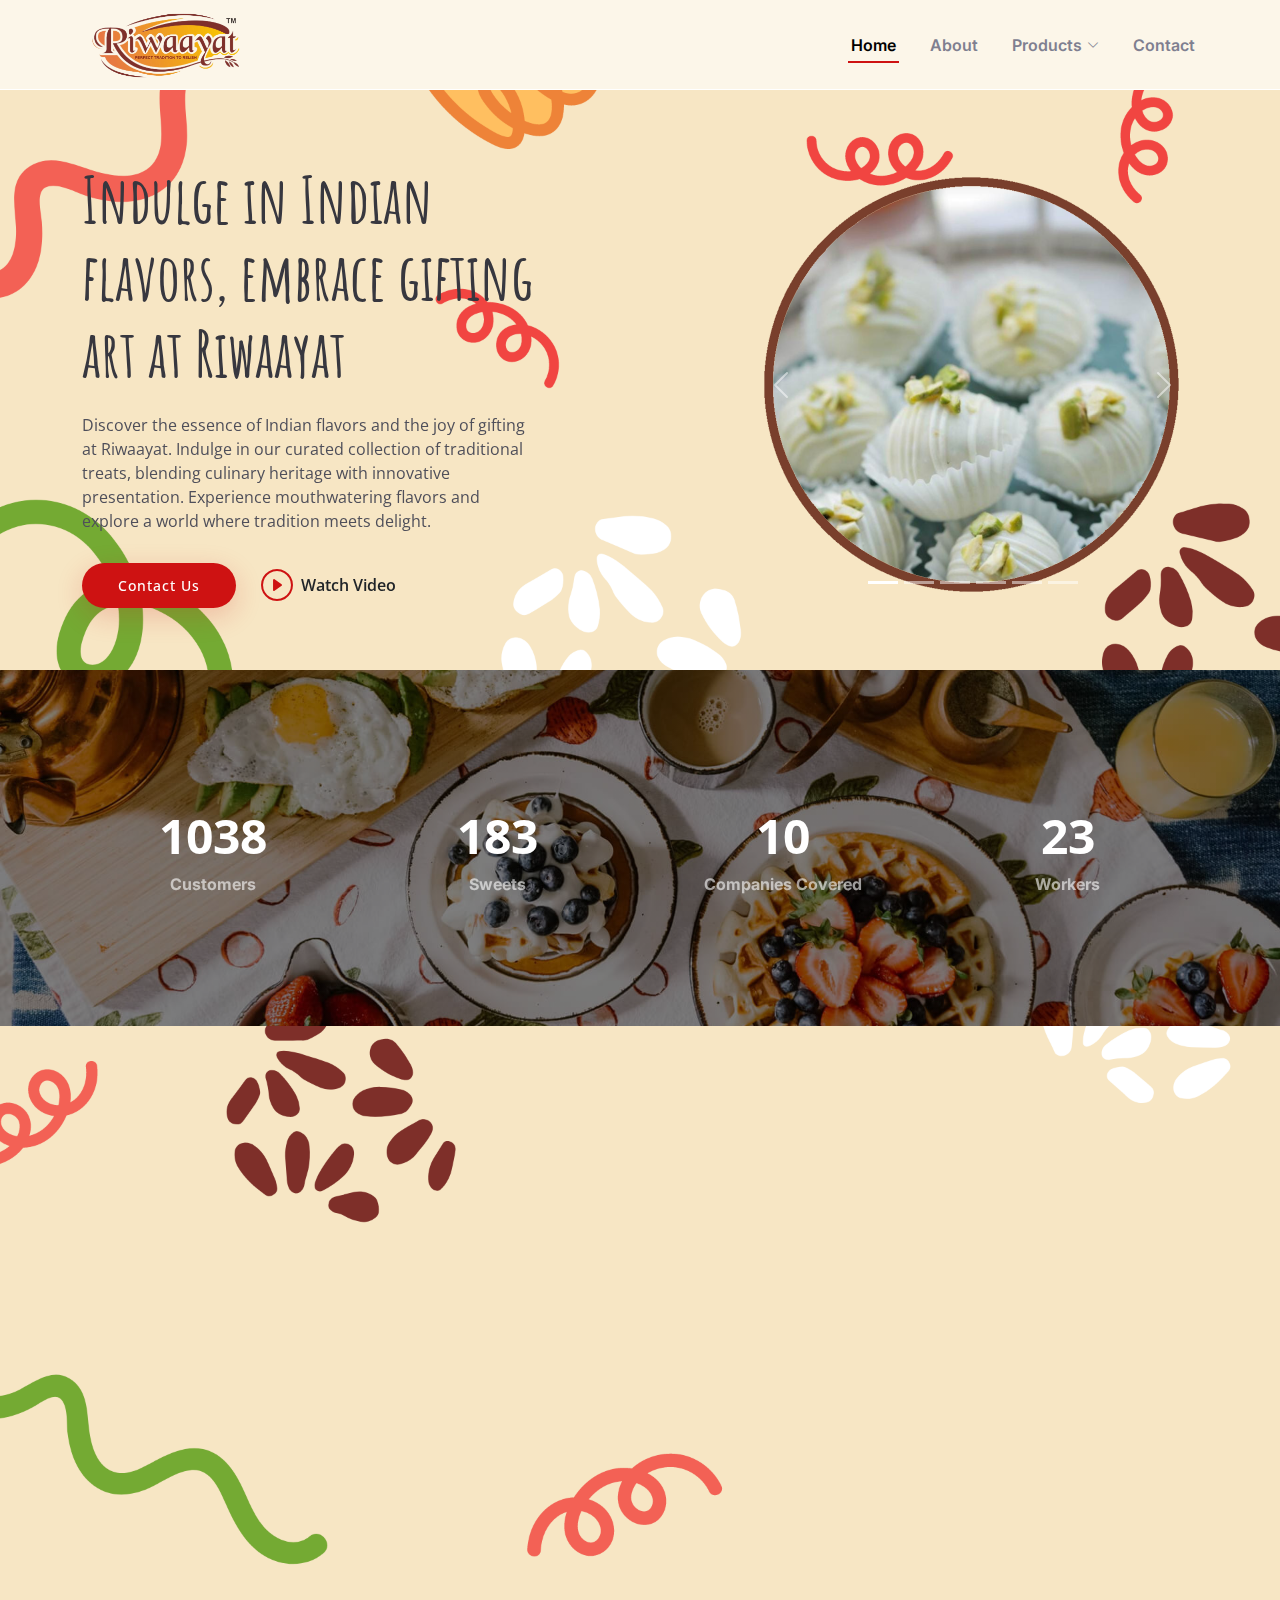
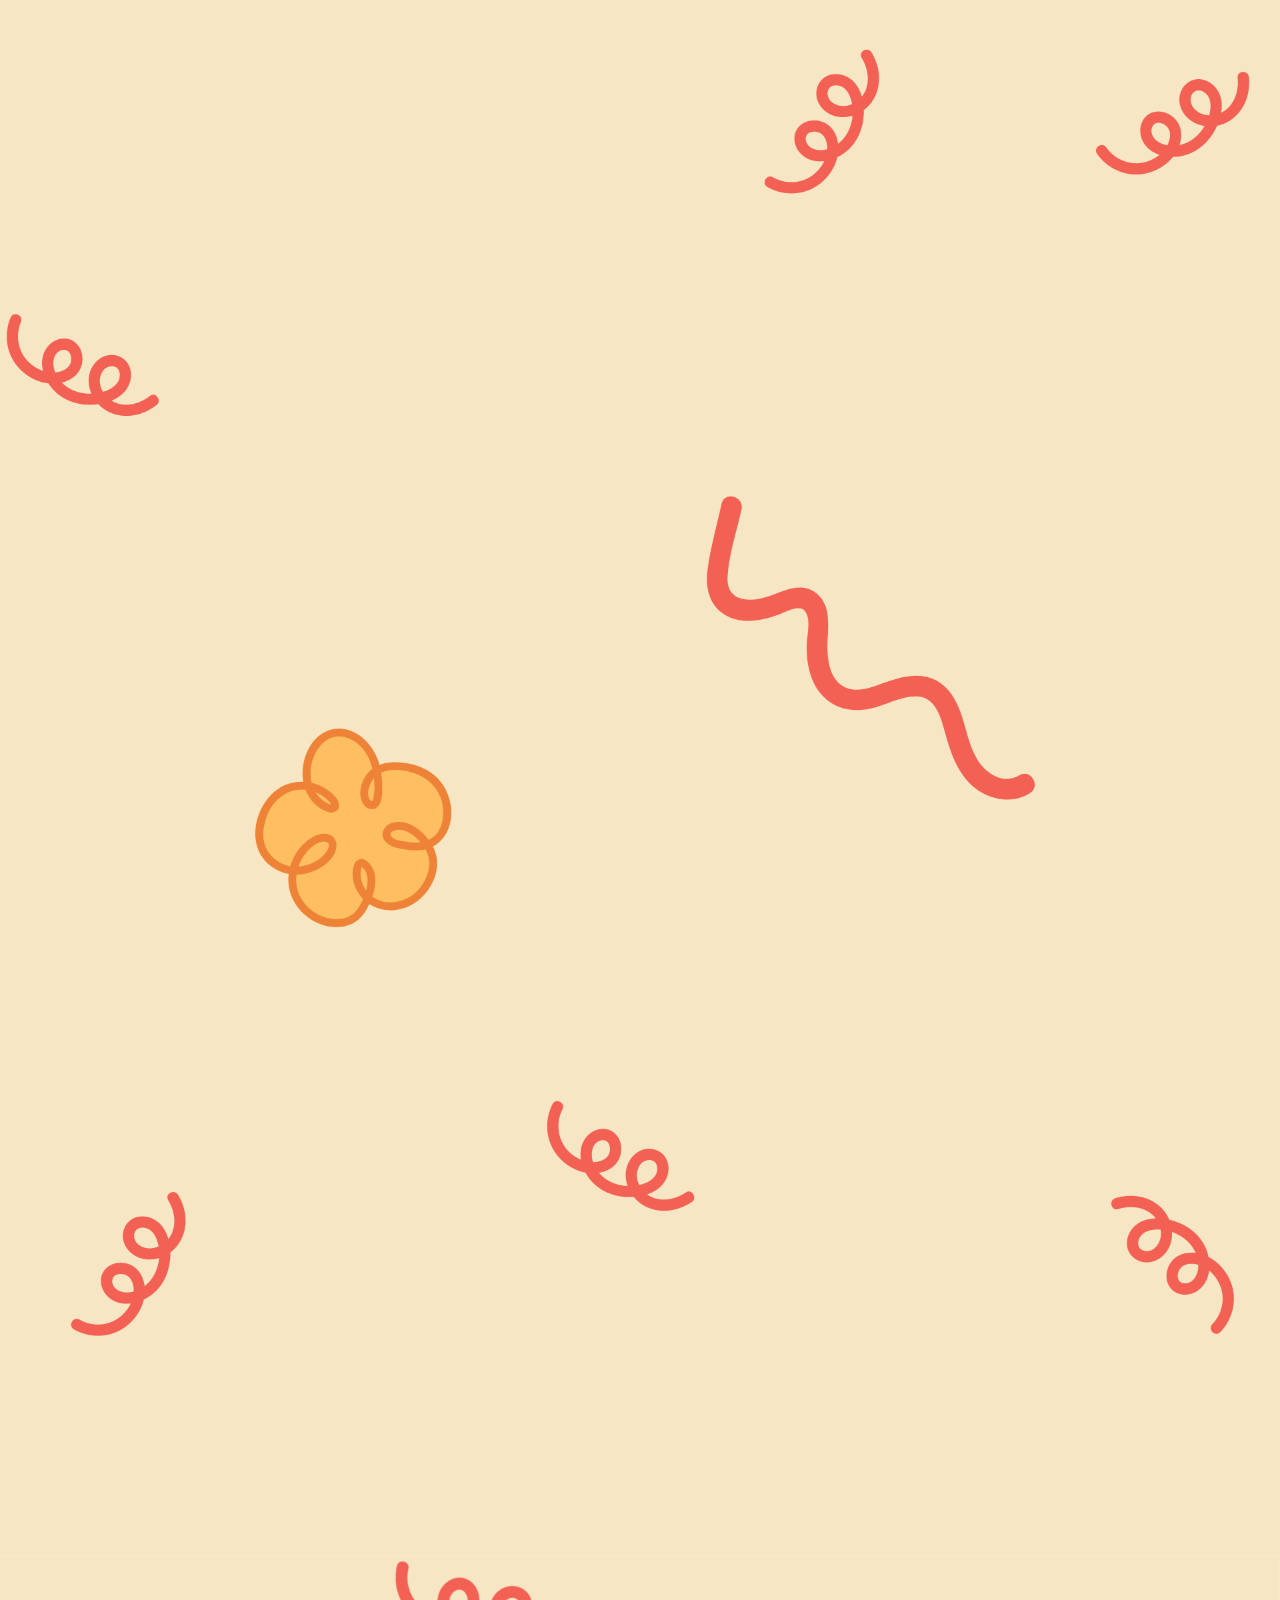
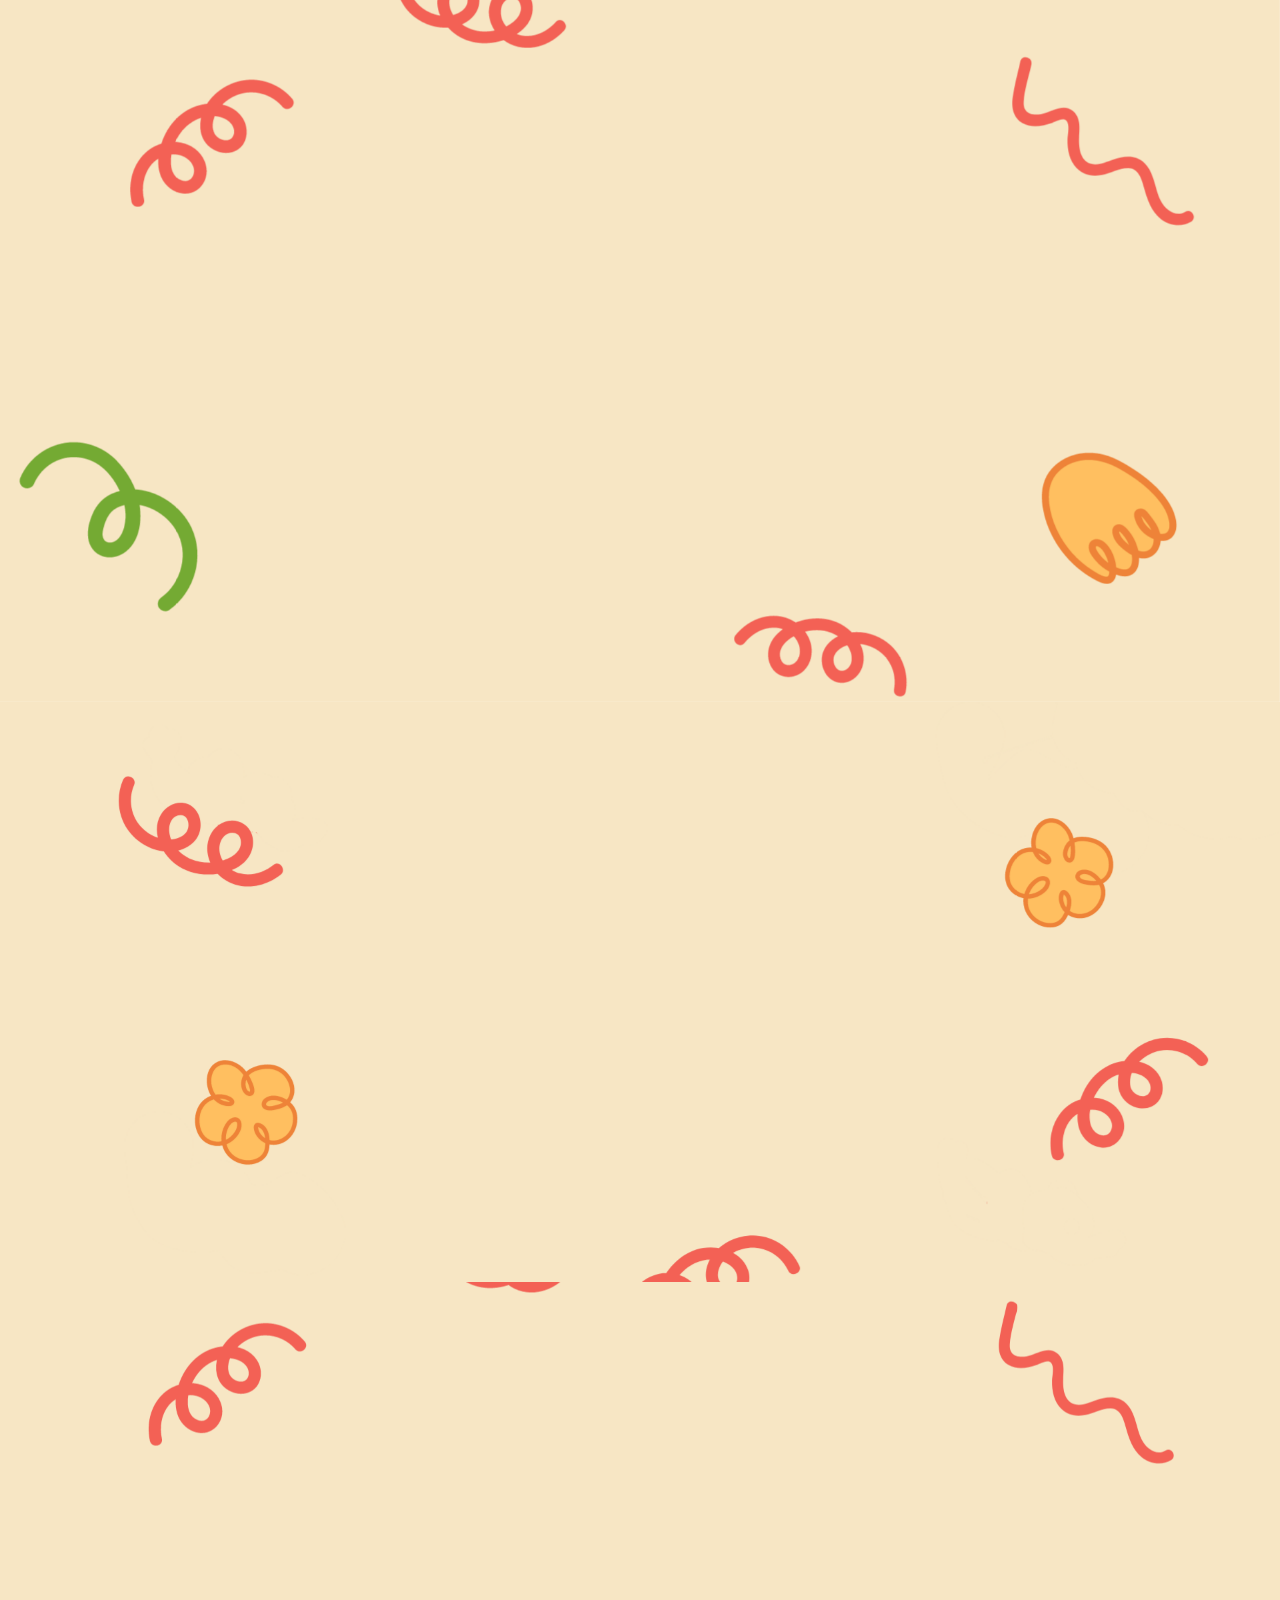
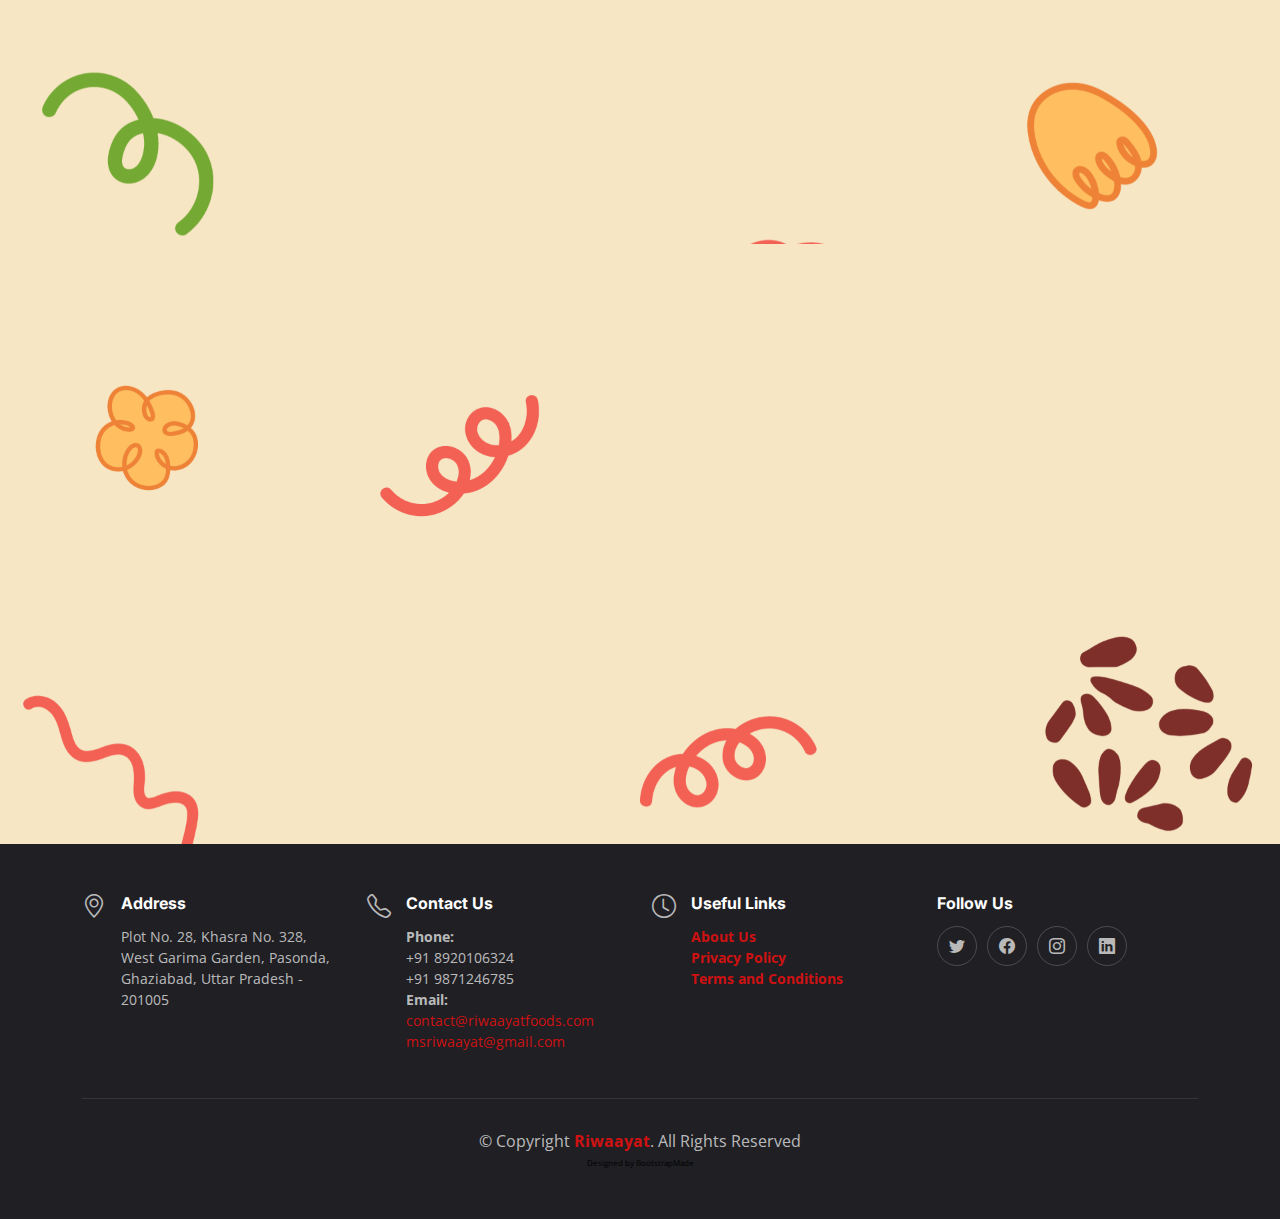
<file: index.html>
<!DOCTYPE html>
<html lang="en">

<head>
  <meta charset="utf-8">
  <meta content="width=device-width, initial-scale=1.0" name="viewport">

  <title>Riwaayat Foods</title>
  <meta content="" name="description">
  <meta content="" name="keywords">

  <!-- Favicons -->
  <link href="assets/img/favicon-32x32.png" rel="icon">
  <link href="assets/img/apple-touch-icon.png" rel="apple-touch-icon">

  <!-- Google Fonts -->
  <link rel="preconnect" href="https://fonts.googleapis.com">
  <link rel="preconnect" href="https://fonts.gstatic.com" crossorigin>
  <link href="https://fonts.googleapis.com/css2?family=Open+Sans:ital,wght@0,300;0,400;0,500;0,600;0,700;1,300;1,400;1,600;1,700&family=Amatic+SC:ital,wght@0,300;0,400;0,500;0,600;0,700;1,300;1,400;1,500;1,600;1,700&family=Inter:ital,wght@0,300;0,400;0,500;0,600;0,700;1,300;1,400;1,500;1,600;1,700&display=swap" rel="stylesheet">

  <!-- Vendor CSS Files -->
  <link href="assets/vendor/bootstrap/css/bootstrap.min.css" rel="stylesheet">
  <link href="assets/vendor/bootstrap-icons/bootstrap-icons.css" rel="stylesheet">
  <link href="assets/vendor/aos/aos.css" rel="stylesheet">
  <link href="assets/vendor/glightbox/css/glightbox.min.css" rel="stylesheet">
  <link href="assets/vendor/swiper/swiper-bundle.min.css" rel="stylesheet">

  <!-- Template Main CSS File -->
  <link href="assets/css/main.css" rel="stylesheet">

</head>

<body>

  <!-- ======= Header ======= -->
  <header id="header" class="header fixed-top d-flex align-items-center">
    <div class="container d-flex align-items-center justify-content-between">

      <a href="index.html" class="logo d-flex align-items-center me-auto me-lg-0">
        <!-- Uncomment the line below if you also wish to use an image logo -->
        <img src="assets/img/logo.png" alt="">
		<!-- <h1>Riwaayat<span>.</span></h1> -->
      </a>

      <nav id="navbar" class="navbar">
        <ul>
          <li><a href="#hero">Home</a></li>
          <li><a href="about.html">About</a></li>
          <li class="dropdown"><a href="#"><span>Products</span> <i class="bi bi-chevron-down dropdown-indicator"></i></a>
            <ul>
              <li><a href="arabian-sweets.html">Arabian Sweets</a></li>
              <li><a href="expression-of-elegance.html">Expression of Elegance</a></li>
              <li><a href="cravebites-cookies.html">Cravebites Cookies</a></li>
              <li><a href="traditional-fusion-treats.html">Traditional Fusion Treats</a></li>
              <li><a href="berrylicious-bites.html">Berrylicious Bites</a></li>
              <li><a href="dazzledate-delight.html">DazzleDate Delight</a></li>
              <li><a href="wallyNutrilicious-delights.html">WallyNutrilicious Delights</a></li>
              <li><a href="frumond-treats.html">Frumond Treats</a></li>
              <li><a href="nuttylicious-wonders.html">Nuttylicious Wonders</a></li>
            </ul>
          </li>
          <li><a href="#contact">Contact</a></li>
        </ul>
      </nav><!-- .navbar -->
      <i class="mobile-nav-toggle mobile-nav-show bi bi-list"></i>
      <i class="mobile-nav-toggle mobile-nav-hide d-none bi bi-x"></i>

    </div>
  </header><!-- End Header -->

<!-- ======= Hero Section ======= -->
<section id="hero" class="hero d-flex align-items-center section-bg">
  <div class="container">
    <div class="row justify-content-between gy-5">
      <div class="col-lg-5 order-2 order-lg-1 d-flex flex-column justify-content-center align-items-center align-items-lg-start text-center text-lg-start">
        <h2 data-aos="fade-up">Indulge in Indian flavors, embrace gifting art at Riwaayat</h2>
        <p data-aos="fade-up" data-aos-delay="100">Discover the essence of Indian flavors and the joy of gifting at Riwaayat. Indulge in our curated collection of traditional treats, blending culinary heritage with innovative presentation. Experience mouthwatering flavors and explore a world where tradition meets delight.</p>
        <div class="d-flex" data-aos="fade-up" data-aos-delay="200">
          <a href="#contact" class="btn-book-a-table">Contact Us</a>
          <a href="https://www.youtube.com/watch?v=LXb3EKWsInQ" class="glightbox btn-watch-video d-flex align-items-center"><i class="bi bi-play-circle"></i><span>Watch Video</span></a>
        </div>
      </div>
      <div class="col-lg-5 order-1 order-lg-2 text-center text-lg-start">
        <div id="hero-carousel" class="carousel slide" data-bs-ride="carousel">
          <!-- Indicators -->
          <ol class="carousel-indicators">
            <li data-bs-target="#hero-carousel" data-bs-slide-to="0" class="active"></li>
            <li data-bs-target="#hero-carousel" data-bs-slide-to="1"></li>
            <li data-bs-target="#hero-carousel" data-bs-slide-to="2"></li>
            <li data-bs-target="#hero-carousel" data-bs-slide-to="3"></li>
            <li data-bs-target="#hero-carousel" data-bs-slide-to="4"></li>
            <li data-bs-target="#hero-carousel" data-bs-slide-to="5"></li>
          </ol>
          
          <!-- Slides -->
          <div class="carousel-inner">
            <div class="carousel-item active">
              <img src="assets/img/hero-img-1.png" class="img-fluid hero-img" alt="" data-aos="zoom-out" data-aos-delay="300">
            </div>
            <div class="carousel-item">
              <img src="assets/img/hero-img-2.png" class="img-fluid hero-img" alt="" data-aos="zoom-out" data-aos-delay="300">
            </div>
            <div class="carousel-item">
              <img src="assets/img/hero-img-3.png" class="img-fluid hero-img" alt="" data-aos="zoom-out" data-aos-delay="300">
            </div>
            <div class="carousel-item">
              <img src="assets/img/hero-img-4.png" class="img-fluid hero-img" alt="" data-aos="zoom-out" data-aos-delay="300">
            </div>
            <div class="carousel-item">
              <img src="assets/img/hero-img-5.png" class="img-fluid hero-img" alt="" data-aos="zoom-out" data-aos-delay="300">
            </div>
            <div class="carousel-item">
              <img src="assets/img/hero-img-6.png" class="img-fluid hero-img" alt="" data-aos="zoom-out" data-aos-delay="300">
            </div>
          </div>
          
          <!-- Controls -->
          <a class="carousel-control-prev" href="#hero-carousel" role="button" data-bs-slide="prev">
            <span class="carousel-control-prev-icon" aria-hidden="true"></span>
            <span class="visually-hidden">Previous</span>
          </a>
          <a class="carousel-control-next" href="#hero-carousel" role="button" data-bs-slide="next">
            <span class="carousel-control-next-icon" aria-hidden="true"></span>
            <span class="visually-hidden">Next</span>
          </a>
        </div>
      </div>
    </div>
  </div>
</section>
<!-- End Hero Section -->

  <main id="main">

    <!-- ======= Stats Counter Section ======= -->
    <section id="stats-counter" class="stats-counter">
      <div class="container" data-aos="zoom-out">

        <div class="row gy-4">

          <div class="col-lg-3 col-md-6">
            <div class="stats-item text-center w-100 h-100">
              <span data-purecounter-start="0" data-purecounter-end="1422" data-purecounter-duration="1" class="purecounter"></span>
              <p>Customers</p>
            </div>
          </div><!-- End Stats Item -->

          <div class="col-lg-3 col-md-6">
            <div class="stats-item text-center w-100 h-100">
              <span data-purecounter-start="0" data-purecounter-end="250" data-purecounter-duration="1" class="purecounter"></span>
              <p>Sweets</p>
            </div>
          </div><!-- End Stats Item -->

          <div class="col-lg-3 col-md-6">
            <div class="stats-item text-center w-100 h-100">
              <span data-purecounter-start="0" data-purecounter-end="14" data-purecounter-duration="1" class="purecounter"></span>
              <p>Companies Covered</p>
            </div>
          </div><!-- End Stats Item -->

          <div class="col-lg-3 col-md-6">
            <div class="stats-item text-center w-100 h-100">
              <span data-purecounter-start="0" data-purecounter-end="32" data-purecounter-duration="1" class="purecounter"></span>
              <p>Workers</p>
            </div>
          </div><!-- End Stats Item -->

        </div>

      </div>
    </section><!-- End Stats Counter Section -->

    <!-- ======= Menu Section ======= -->
    <section id="menu" class="menu random-class">
      <div class="container" data-aos="fade-up">

        <div class="section-header">
          <h2>Our Menu</h2>
          <p>Check Our <span>Yummy Sweets</span></p>
        </div>


        <div class="tab-content" data-aos="fade-up" data-aos-delay="300">

          <div class="tab-pane fade active show" id="menu-starters">

            <div class="row gy-5">

              <div class="col-lg-4 menu-item">
                <a href="expression-of-elegance.html"><img src="assets/img/menu/1.jpg" class="menu-img img-fluid" alt=""></a>
              </div><!-- Menu Item -->

              <div class="col-lg-4 menu-item">
                <a href="arabian-sweets.html"><img src="assets/img/menu/2.jpg" class="menu-img img-fluid" alt=""></a>
              </div><!-- Menu Item -->

              <div class="col-lg-4 menu-item">
                <a href="cravebites-cookies.html"><img src="assets/img/menu/3.jpg" class="menu-img img-fluid" alt=""></a>
              </div><!-- Menu Item -->

              <div class="col-lg-4 menu-item">
                <a href="traditional-fusion-treats.html"><img src="assets/img/menu/4.jpg" class="menu-img img-fluid" alt=""></a>
              </div><!-- Menu Item -->

              <div class="col-lg-4 menu-item">
                <a href="berrylicious-bites.html"><img src="assets/img/menu/5.jpg" class="menu-img img-fluid" alt=""></a>
              </div><!-- Menu Item -->

              <div class="col-lg-4 menu-item">
                <a href="dazzledate-delight.html"><img src="assets/img/menu/6.jpg" class="menu-img img-fluid" alt=""></a>
              </div><!-- Menu Item -->

              <div class="col-lg-4 menu-item">
                <a href="wallyNutrilicious-delights.html"><img src="assets/img/menu/7.jpg" class="menu-img img-fluid" alt=""></a>
              </div><!-- Menu Item -->

              <div class="col-lg-4 menu-item">
                <a href="frumond-treats.html"><img src="assets/img/menu/8.jpg" class="menu-img img-fluid" alt=""></a>
              </div><!-- Menu Item -->

              <div class="col-lg-4 menu-item">
                <a href="nuttylicious-wonders.html"><img src="assets/img/menu/9.jpg" class="menu-img img-fluid" alt=""></a>
              </div><!-- Menu Item -->

            </div>
          </div><!-- End Starter Menu Content -->
        </div>
      </div>
    </section><!-- End Menu Section -->

    <!-- About us section -->

    <section id="aboutus" class="aboutus our-gallery-bg">
      <div class="container" data-aos="fade-up">

        <div class="section-header" data-aos="fade-up">
          <h2>About Us</h2>
          <p>See <span>Who We Are</span></p>
        </div>
        <div class="parent" data-aos="fade-up">
        <div class ="aboutus-left" data-aos="fade-up">
          <p data-aos="fade-up" data-aos-delay="100">Riwaayat is an exceptional company specializing in the creation of over 250 delectable and authentic sweets. Their wide range of offerings showcases their commitment to innovation and craftsmanship. Each sweet is meticulously crafted, combining high-quality ingredients to deliver a taste experience like no other. <br><br>Riwaayat's expertise in gift making is evident in their attention to detail and beautiful packaging, making their sweets perfect for both personal indulgence and thoughtful gifting. With their focus on flavor, authenticity, and customer satisfaction, Riwaayat offers a vast selection of sweets that promise a delightful journey and a memorable experience for every palate.</p>
        </div>
        <div class="aboutus-right" data-aos="fade-up">
    
            <img src="assets/img/about.png" class="aboutus-img"> 
          
        </div>
        </div>

      </div>
    </section>


    <!-- ======= Testimonials Section ======= -->
    <section id="testimonials" class="testimonials testimonial-bg">
      <div class="container" data-aos="fade-up">

        <div class="section-header">
          <h2>Testimonials</h2>
          <p>What Are They <span>Saying About Us</span></p>
        </div>

        <div class="slides-1 swiper" data-aos="fade-up" data-aos-delay="100">
          <div class="swiper-wrapper">

            <div class="swiper-slide">
              <div class="testimonial-item">
                <div class="row gy-4 justify-content-center">
                  <div class="col-lg-6">
                    <div class="testimonial-content">
                      <p>
                        <i class="bi bi-quote quote-icon-left"></i>
                        We ordered Riwaayat's sweets for our Diwali employee gifts at NIIT, and we were thoroughly impressed! The selection of Traditional Fusion Treats, Cravebite Cookies, and DazzleDate Delights was a hit among our team. The unique flavors and beautiful packaging made the gifts extra special. Thank you, Riwaayat, for making our employees feel appreciated and valued.
                        <i class="bi bi-quote quote-icon-right"></i>
                      </p>
                      <h3>NIIT</h3>
                    </div>
                  </div>
                       </div>
              </div>
            </div><!-- End testimonial item -->

            <div class="swiper-slide">
              <div class="testimonial-item">
                <div class="row gy-4 justify-content-center">
                  <div class="col-lg-6">
                    <div class="testimonial-content">
                      <p>
                        <i class="bi bi-quote quote-icon-left"></i>
                        We recently ordered a variety of Riwaayat's sweets for a corporate event at Dabur, and it was a huge success! The Nuttylicious Wonders and Frumond Treats were absolutely delightful. Riwaayat's dedication to quality and presentation is commendable. Highly recommended for corporate events and celebrations.
                        <i class="bi bi-quote quote-icon-right"></i>
                      </p>
                      <h3>Dabur</h3>
                    </div>
                  </div>
                       </div>
              </div>
            </div><!-- End testimonial item -->

            <div class="swiper-slide">
              <div class="testimonial-item">
                <div class="row gy-4 justify-content-center">
                  <div class="col-lg-6">
                    <div class="testimonial-content">
                      <p>
                        <i class="bi bi-quote quote-icon-left"></i>
                       Delicious fruity treats bursting with flavor! The tangy blueberry bombs and zesty lemon cranberry bites are a delightful indulgence. The packaging is good, though it could be improved. Overall, I highly recommend these fruity bites for a satisfying and flavorful snack experience.
                        <i class="bi bi-quote quote-icon-right"></i>
                      </p>
                      <h3>Nikhil</h3>
                    </div>
                  </div>
                       </div>
              </div>
            </div><!-- End testimonial item -->

            <div class="swiper-slide">
              <div class="testimonial-item">
                <div class="row gy-4 justify-content-center">
                  <div class="col-lg-6">
                    <div class="testimonial-content">
                      <p>
                        <i class="bi bi-quote quote-icon-left"></i>
                       A heavenly fusion of flavors! The combination of chocolate-covered almonds, yogurt-coated cranberries, and stuffed dates is pure indulgence. Perfectly balanced and beautifully presented, these delights are a delightful treat for yourself or as a gift for someone special. Highly recommended for those with a sweet tooth!
                        <i class="bi bi-quote quote-icon-right"></i>
                      </p>
                      <h3>Lavish</h3>
                    </div>
                  </div>
                </div>
              </div>
            </div><!-- End testimonial item -->

            <div class="swiper-slide">
              <div class="testimonial-item">
                <div class="row gy-4 justify-content-center">
                  <div class="col-lg-6">
                    <div class="testimonial-content">
                      <p>
                        <i class="bi bi-quote quote-icon-left"></i>
                        Spice up your snacking with these bold and flavorful savories! The Pizza Paare and Pizzaschew cashews offer a unique twist on traditional snacks. The flavors are robust and satisfying. The only downside is that the portion sizes could be a bit larger. Nevertheless, these savories are a great choice for those seeking a tasty and savory snacking option.
                        <i class="bi bi-quote quote-icon-right"></i>
                      </p>
                      <h3>Ravi</h3>
                    </div>
                  </div>
                </div>
              </div>
            </div><!-- End testimonial item -->

           <div class="swiper-slide">
              <div class="testimonial-item">
                <div class="row gy-4 justify-content-center">
                  <div class="col-lg-6">
                    <div class="testimonial-content">
                      <p>
                        <i class="bi bi-quote quote-icon-left"></i>
                        A delightful fusion of desi and international flavors! The Fusion Katlis, Mocktail Ladoos, Tangy Mathri, and Oregano Gur Paare offer a burst of unique tastes. Perfect for those craving a flavorful snacking experience. Highly recommended for adventurous palates!
                        <i class="bi bi-quote quote-icon-right"></i>
                      </p>
                      <h3>Pradeep</h3>
                    </div>
                  </div>
                 </div>
              </div>
		   </div> <!-- End testimonial item -->

          </div>
          <div class="swiper-pagination"></div>
        </div>

      </div>
    </section><!-- End Testimonials Section -->

    <!-- ======= Gallery Section ======= -->
    <section id="gallery" class="gallery our-gallery-bg">
      <div class="container" data-aos="fade-up">

        <div class="section-header">
          <h2>gallery</h2>
          <p>Check <span>Our Gallery</span></p>
        </div>

        <div class="gallery-slider swiper">
          <div class="swiper-wrapper align-items-center">
            <div class="swiper-slide"><a class="glightbox" data-gallery="images-gallery" href="assets/img/gallery/gallery-1.jpg"><img src="assets/img/gallery/gallery-1.jpg" class="img-fluid" alt=""></a></div>
            <div class="swiper-slide"><a class="glightbox" data-gallery="images-gallery" href="assets/img/gallery/gallery-2.jpg"><img src="assets/img/gallery/gallery-2.jpg" class="img-fluid" alt=""></a></div>
            <div class="swiper-slide"><a class="glightbox" data-gallery="images-gallery" href="assets/img/gallery/gallery-3.jpg"><img src="assets/img/gallery/gallery-3.jpg" class="img-fluid" alt=""></a></div>
            <div class="swiper-slide"><a class="glightbox" data-gallery="images-gallery" href="assets/img/gallery/gallery-4.jpg"><img src="assets/img/gallery/gallery-4.jpg" class="img-fluid" alt=""></a></div>
            <div class="swiper-slide"><a class="glightbox" data-gallery="images-gallery" href="assets/img/gallery/gallery-5.jpg"><img src="assets/img/gallery/gallery-5.jpg" class="img-fluid" alt=""></a></div>
            <div class="swiper-slide"><a class="glightbox" data-gallery="images-gallery" href="assets/img/gallery/gallery-6.jpg"><img src="assets/img/gallery/gallery-6.jpg" class="img-fluid" alt=""></a></div>
            <div class="swiper-slide"><a class="glightbox" data-gallery="images-gallery" href="assets/img/gallery/gallery-7.jpg"><img src="assets/img/gallery/gallery-7.jpg" class="img-fluid" alt=""></a></div>
            <div class="swiper-slide"><a class="glightbox" data-gallery="images-gallery" href="assets/img/gallery/gallery-8.jpg"><img src="assets/img/gallery/gallery-8.jpg" class="img-fluid" alt=""></a></div>
          </div>
          <div class="swiper-pagination"></div>
        </div>

      </div>
    </section>
    <!-- End Gallery Section -->

    <!-- ======= Contact Section ======= -->
    <section id="contact" class="contact contact-us-bg">
      <div class="container" data-aos="fade-up">

        <div class="section-header">
          <h2>Contact</h2>
          <p>Need Help? <span>Contact Us</span></p>
        </div>
        <div class="row gy-4">

          <div class="col-md-6">
            <div class="info-item  d-flex align-items-center">
              <i class="icon bi bi-map flex-shrink-0"></i>
              <div>
                <h3>Our Address</h3>
                <p>Plot No. 28, Khasra No. 328,</p>
                <p>West Garima Garden, Pasonda,</p>
                <p>Ghaziabad, Uttar Pradesh - 201005</p>
              </div>
            </div>
          </div><!-- End Info Item -->

          <div class="col-md-6">
            <div class="info-item d-flex align-items-center">
              <i class="icon bi bi-envelope flex-shrink-0"></i>
              <div>
                <h3>Email Us</h3>
				<p><a href="mailto:contact@riwaayatfoods.com"><font color="black">contact@riwaayatfoods.com</font></a></p>
				<p><a href="mailto:info@riwaayatfoods.com"><font color="black">info@riwaayatfoods.com</font></a></p>
				<p><a href="mailto:sales@riwaayatfoods.com"><font color="black">sales@riwaayatfoods.com</font></a></p>
              </div>
            </div>
          </div><!-- End Info Item -->

          <div class="col-md-6">
            <div class="info-item  d-flex align-items-center">
              <i class="icon bi bi-telephone flex-shrink-0"></i>
              <div>
                <h3>Call Us</h3>
                <p>+91 8920106324</p>
                <p>+91 9871246785</p>
              </div>
            </div>
          </div><!-- End Info Item -->

          <div class="col-md-6">
            <div class="info-item  d-flex align-items-center">
              <i class="icon bi bi-share flex-shrink-0"></i>
              <div>
                <h3>Opening Hours</h3>
				<div><strong>Mon-Sat:</strong> 11AM - 23PM <br>
                  <strong>Sunday:</strong> Closed
                </div>
              </div>
            </div>
          </div><!-- End Info Item -->

        </div>

      </div>
    </section><!-- End Contact Section -->

  </main><!-- End #main -->

  <!-- ======= Footer ======= -->
  <footer id="footer" class="footer">

    <div class="container">
      <div class="row gy-3">
        <div class="col-lg-3 col-md-6 d-flex">
          <i class="bi bi-geo-alt icon"></i>
          <div>
            <h4>Address</h4>
            <p>
              Plot No. 28, Khasra No. 328, West Garima Garden, Pasonda,<br>
              Ghaziabad, Uttar Pradesh - 201005 <br>
            </p>
          </div>

        </div>

        <div class="col-lg-3 col-md-6 footer-links d-flex">
          <i class="bi bi-telephone icon"></i>
          <div>
            <h4>Contact Us</h4>
            <p>
			    <strong>Phone:</strong><br> +91 8920106324<br>
              						        +91 9871246785<br>											<strong>Email:</strong><br> <a href="mailto:contact@riwaayatfoods.com">contact@riwaayatfoods.com</a><br>
			<a href="mailto:msriwaayat@gmail.com">msriwaayat@gmail.com</a><br>
            </p>
         </div>
        </div>

        <div class="col-lg-3 col-md-6 footer-links d-flex">
          <i class="bi bi-clock icon"></i>
          <div>
            <h4>Useful Links</h4>
            <p>
			<strong><a href="about.html">About Us</a></strong><br>
			<strong><a href="privacy.html">Privacy Policy</a></strong><br>
			<strong><a href="tos.html">Terms and Conditions</a></strong><br>
            </p>
          </div>
        </div>

        <div class="col-lg-3 col-md-6 footer-links">
          <h4>Follow Us</h4>
          <div class="social-links d-flex">
            <a href="https://twitter.com/riwaayatfoods" class="twitter"><i class="bi bi-twitter"></i></a>
            <a href="https://www.facebook.com/riwaayatfoods" class="facebook"><i class="bi bi-facebook"></i></a>
            <a href="https://www.instagram.com/riwaayatfoods/" class="instagram"><i class="bi bi-instagram"></i></a>
            <a href="https://www.linkedin.com/company/riwaayat-foods/" class="linkedin"><i class="bi bi-linkedin"></i></a>
          </div>
        </div>

      </div>
    </div>

    <div class="container">
      <div class="copyright">
		  &copy; Copyright <strong><span><a href="https://www.riwaayatfoods.com">Riwaayat</a></span></strong>. All Rights Reserved
      </div>
      <div class="credits">
		  <font color="black">Designed by <a href="https://bootstrapmade.com/">BootstrapMade</a></font>
      </div>
    </div>

  </footer><!-- End Footer -->
  <!-- End Footer -->

  <a href="#" class="scroll-top d-flex align-items-center justify-content-center"><i class="bi bi-arrow-up-short"></i></a>

  <div id="preloader"></div>

  <!-- Vendor JS Files -->
  <script src="assets/vendor/bootstrap/js/bootstrap.bundle.min.js"></script>
  <script src="assets/vendor/aos/aos.js"></script>
  <script src="assets/vendor/glightbox/js/glightbox.min.js"></script>
  <script src="assets/vendor/purecounter/purecounter_vanilla.js"></script>
  <script src="assets/vendor/swiper/swiper-bundle.min.js"></script>
  <script src="assets/vendor/php-email-form/validate.js"></script>

  <!-- Template Main JS File -->
  <script src="assets/js/main.js"></script>

</body>

</html>
</file>
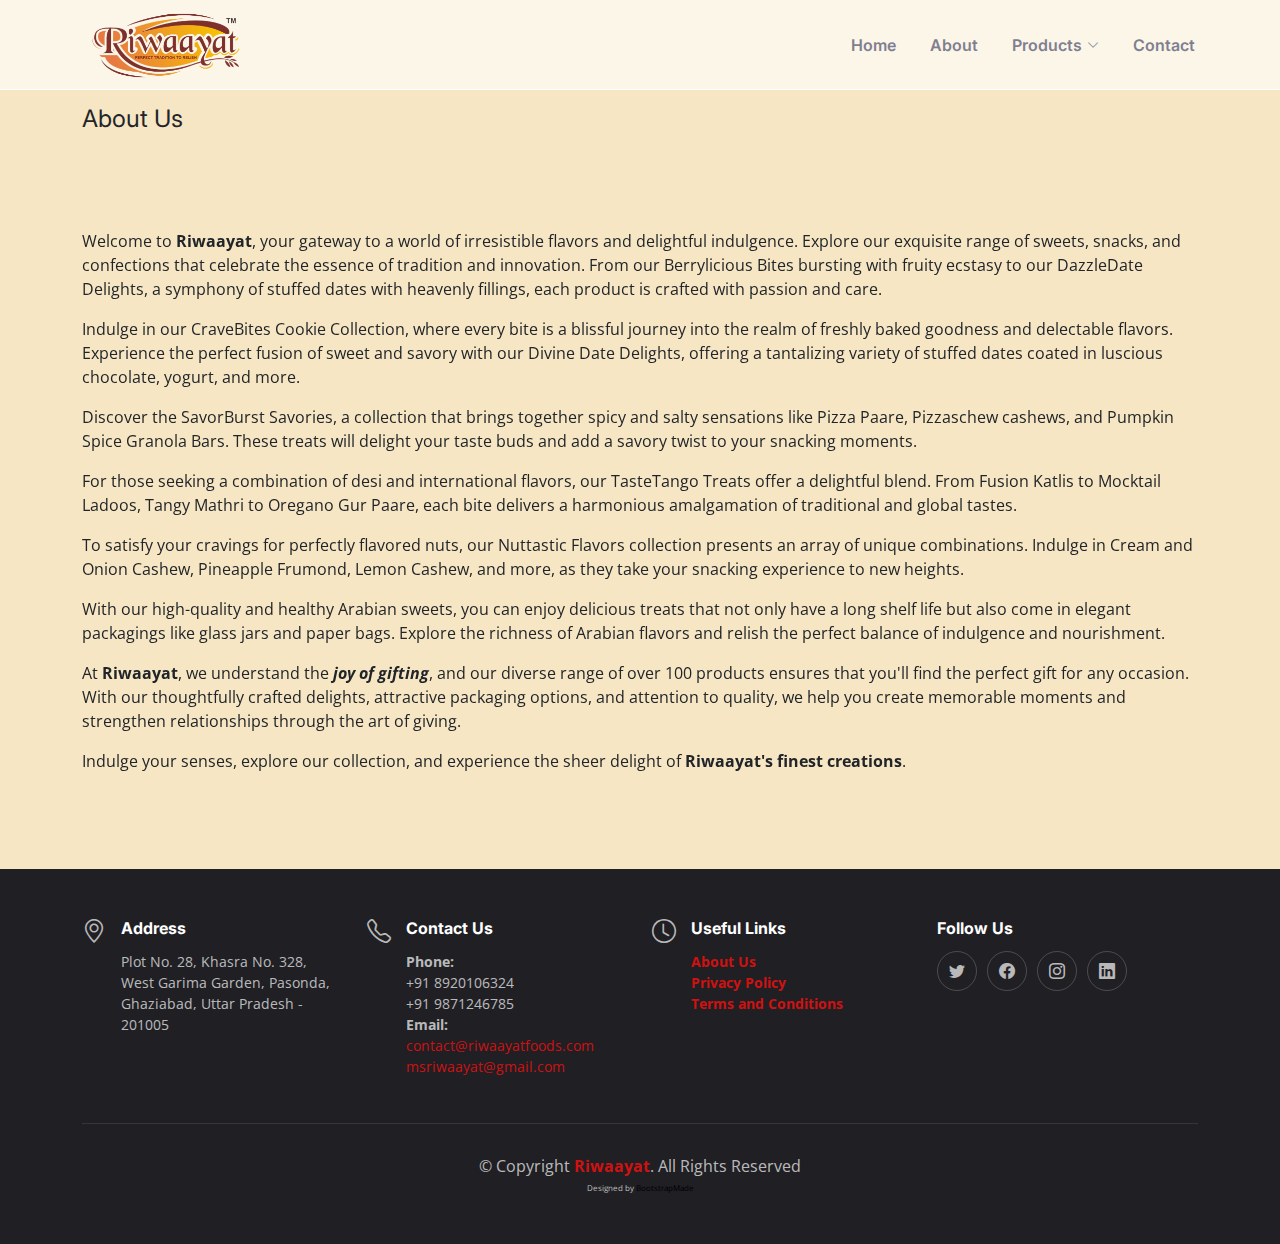
<file: about.html>
<!DOCTYPE html>
<html lang="en">
<head>
  <meta charset="utf-8">
  <meta content="width=device-width, initial-scale=1.0" name="viewport">
  <title>Riwaayat Foods</title>
  <meta content="" name="description">
  <meta content="" name="keywords">
  <!-- Favicons -->
  <link href="assets/img/favicon-32x32.png" rel="icon">
  <link href="assets/img/apple-touch-icon.png" rel="apple-touch-icon">
  <!-- Google Fonts -->
  <link rel="preconnect" href="https://fonts.googleapis.com">
  <link rel="preconnect" href="https://fonts.gstatic.com" crossorigin>
  <link href="https://fonts.googleapis.com/css2?family=Open+Sans:ital,wght@0,300;0,400;0,500;0,600;0,700;1,300;1,400;1,600;1,700&family=Amatic+SC:ital,wght@0,300;0,400;0,500;0,600;0,700;1,300;1,400;1,500;1,600;1,700&family=Inter:ital,wght@0,300;0,400;0,500;0,600;0,700;1,300;1,400;1,500;1,600;1,700&display=swap" rel="stylesheet">
  <!-- Vendor CSS Files -->
  <link href="assets/vendor/bootstrap/css/bootstrap.min.css" rel="stylesheet">
  <link href="assets/vendor/bootstrap-icons/bootstrap-icons.css" rel="stylesheet">
  <link href="assets/vendor/aos/aos.css" rel="stylesheet">
  <link href="assets/vendor/glightbox/css/glightbox.min.css" rel="stylesheet">
  <link href="assets/vendor/swiper/swiper-bundle.min.css" rel="stylesheet">
  <!-- Template Main CSS File -->
  <link href="assets/css/main.css" rel="stylesheet">
</head>
<body>
  <!-- ======= Header ======= -->
  <header id="header" class="header fixed-top d-flex align-items-center">
    <div class="container d-flex align-items-center justify-content-between">
      <a href="index.html" class="logo d-flex align-items-center me-auto me-lg-0">
        <!-- Uncomment the line below if you also wish to use an image logo -->
        <img src="assets/img/logo.png" alt="">
		<!-- <h1>Riwaayat<span>.</span></h1> -->
      </a>
      <nav id="navbar" class="navbar">
        <ul>
          <li><a href="index.html">Home</a></li>
          <li><a href="about.html">About</a></li>
          <li class="dropdown"><a href="#"><span>Products</span> <i class="bi bi-chevron-down dropdown-indicator"></i></a>
            <ul>
              <li><a href="arabian-sweets.html">Arabian Sweets</a></li>
              <li><a href="expression-of-elegance.html">Expression of Elegance</a></li>
              <li><a href="cravebites-cookies.html">Cravebites Cookies</a></li>
              <li><a href="traditional-fusion-treats.html">Traditional Fusion Treats</a></li>
              <li><a href="berrylicious-bites.html">Berrylicious Bites</a></li>
              <li><a href="dazzledate-delight.html">DazzleDate Delight</a></li>
              <li><a href="wallyNutrilicious-delights.html">WallyNutrilicious Delights</a></li>
              <li><a href="frumond-treats.html">Frumond Treats</a></li>
              <li><a href="nuttylicious-wonders.html">Nuttylicious Wonders</a></li>
            </ul>
          </li>
          <li><a href="index.html#contact">Contact</a></li>
        </ul>
      </nav><!-- .navbar -->
      <i class="mobile-nav-toggle mobile-nav-show bi bi-list"></i>
      <i class="mobile-nav-toggle mobile-nav-hide d-none bi bi-x"></i>
    </div>
  </header><!-- End Header -->
  <main id="main">
    <!-- ======= Breadcrumbs ======= -->
    <div class="breadcrumbs">
      <div class="container">
        <div class="d-flex justify-content-between align-items-center">
          <h2>About Us</h2>
        </div>
      </div>
    </div><!-- End Breadcrumbs -->
    <section class="sample-page simple-bg">
      <div class="container" data-aos="fade-up">
		  <p> Welcome to <b>Riwaayat</b>, your gateway to a world of irresistible flavors and delightful indulgence. Explore our exquisite range of sweets, snacks, and confections that celebrate the essence of tradition and innovation. From our Berrylicious Bites bursting with fruity ecstasy to our DazzleDate Delights, a symphony of stuffed dates with heavenly fillings, each product is crafted with passion and care.</p>

		  <p>Indulge in our CraveBites Cookie Collection, where every bite is a blissful journey into the realm of freshly baked goodness and delectable flavors. Experience the perfect fusion of sweet and savory with our Divine Date Delights, offering a tantalizing variety of stuffed dates coated in luscious chocolate, yogurt, and more.</p>

		  <p>Discover the SavorBurst Savories, a collection that brings together spicy and salty sensations like Pizza Paare, Pizzaschew cashews, and Pumpkin Spice Granola Bars. These treats will delight your taste buds and add a savory twist to your snacking moments.<p>

		  <p>For those seeking a combination of desi and international flavors, our TasteTango Treats offer a delightful blend. From Fusion Katlis to Mocktail Ladoos, Tangy Mathri to Oregano Gur Paare, each bite delivers a harmonious amalgamation of traditional and global tastes.</p>

		  <p>To satisfy your cravings for perfectly flavored nuts, our Nuttastic Flavors collection presents an array of unique combinations. Indulge in Cream and Onion Cashew, Pineapple Frumond, Lemon Cashew, and more, as they take your snacking experience to new heights.<p>

		  <p>With our high-quality and healthy Arabian sweets, you can enjoy delicious treats that not only have a long shelf life but also come in elegant packagings like glass jars and paper bags. Explore the richness of Arabian flavors and relish the perfect balance of indulgence and nourishment.</p>

		  <p>At <b>Riwaayat</b>, we understand the <b><i>joy of gifting</i></b>, and our diverse range of over 100 products ensures that you'll find the perfect gift for any occasion. With our thoughtfully crafted delights, attractive packaging options, and attention to quality, we help you create memorable moments and strengthen relationships through the art of giving.</p>

		  <p>Indulge your senses, explore our collection, and experience the sheer delight of <b>Riwaayat's finest creations</b>.<p>
      </div>
    </section>

  </main><!-- End #main -->
  <!-- ======= Footer ======= -->
  <footer id="footer" class="footer">
    <div class="container">
      <div class="row gy-3">
        <div class="col-lg-3 col-md-6 d-flex">
          <i class="bi bi-geo-alt icon"></i>
          <div>
            <h4>Address</h4>
            <p>
              Plot No. 28, Khasra No. 328, West Garima Garden, Pasonda,<br>
              Ghaziabad, Uttar Pradesh - 201005 <br>
            </p>
          </div>
        </div>
        <div class="col-lg-3 col-md-6 footer-links d-flex">
          <i class="bi bi-telephone icon"></i>
          <div>
            <h4>Contact Us</h4>
            <p>
			    <strong>Phone:</strong><br> +91 8920106324<br>
              						        +91 9871246785<br>											<strong>Email:</strong><br> <a href="mailto:contact@riwaayatfoods.com">contact@riwaayatfoods.com</a><br>
			<a href="mailto:msriwaayat@gmail.com">msriwaayat@gmail.com</a><br>
            </p>
         </div>
        </div>
        <div class="col-lg-3 col-md-6 footer-links d-flex">
          <i class="bi bi-clock icon"></i>
          <div>
            <h4>Useful Links</h4>
            <p>
			<strong><a href="about.html">About Us</a></strong><br>
			<strong><a href="privacy.html">Privacy Policy</a></strong><br>
			<strong><a href="tos.html">Terms and Conditions</a></strong><br>
            </p>
          </div>
        </div>
        <div class="col-lg-3 col-md-6 footer-links">
          <h4>Follow Us</h4>
          <div class="social-links d-flex">
            <a href="https://twitter.com/riwaayatfoods" class="twitter"><i class="bi bi-twitter"></i></a>
            <a href="https://www.facebook.com/riwaayatfoods" class="facebook"><i class="bi bi-facebook"></i></a>
            <a href="https://www.instagram.com/riwaayatfoods/" class="instagram"><i class="bi bi-instagram"></i></a>
            <a href="https://www.linkedin.com/company/riwaayat-foods/" class="linkedin"><i class="bi bi-linkedin"></i></a>
          </div>
        </div>
      </div>
    </div>
    <div class="container">
      <div class="copyright">
		  &copy; Copyright <strong><span><a href="https://www.riwaayatfoods.com">Riwaayat</a></span></strong>. All Rights Reserved
      </div>
      <div class="credits">
		Designed by <a href="https://bootstrapmade.com/">BootstrapMade</a>
      </div>
    </div>
  </footer><!-- End Footer -->

  <!-- End Footer -->
  <a href="#" class="scroll-top d-flex align-items-center justify-content-center"><i class="bi bi-arrow-up-short"></i></a>

  <div id="preloader"></div>

  <!-- Vendor JS Files -->

  <script src="assets/vendor/bootstrap/js/bootstrap.bundle.min.js"></script>
  <script src="assets/vendor/aos/aos.js"></script>
  <script src="assets/vendor/glightbox/js/glightbox.min.js"></script>
  <script src="assets/vendor/purecounter/purecounter_vanilla.js"></script>
  <script src="assets/vendor/swiper/swiper-bundle.min.js"></script>
  <script src="assets/vendor/php-email-form/validate.js"></script>

  <!-- Template Main JS File -->

  <script src="assets/js/main.js"></script>
</body>
</html>
</file>
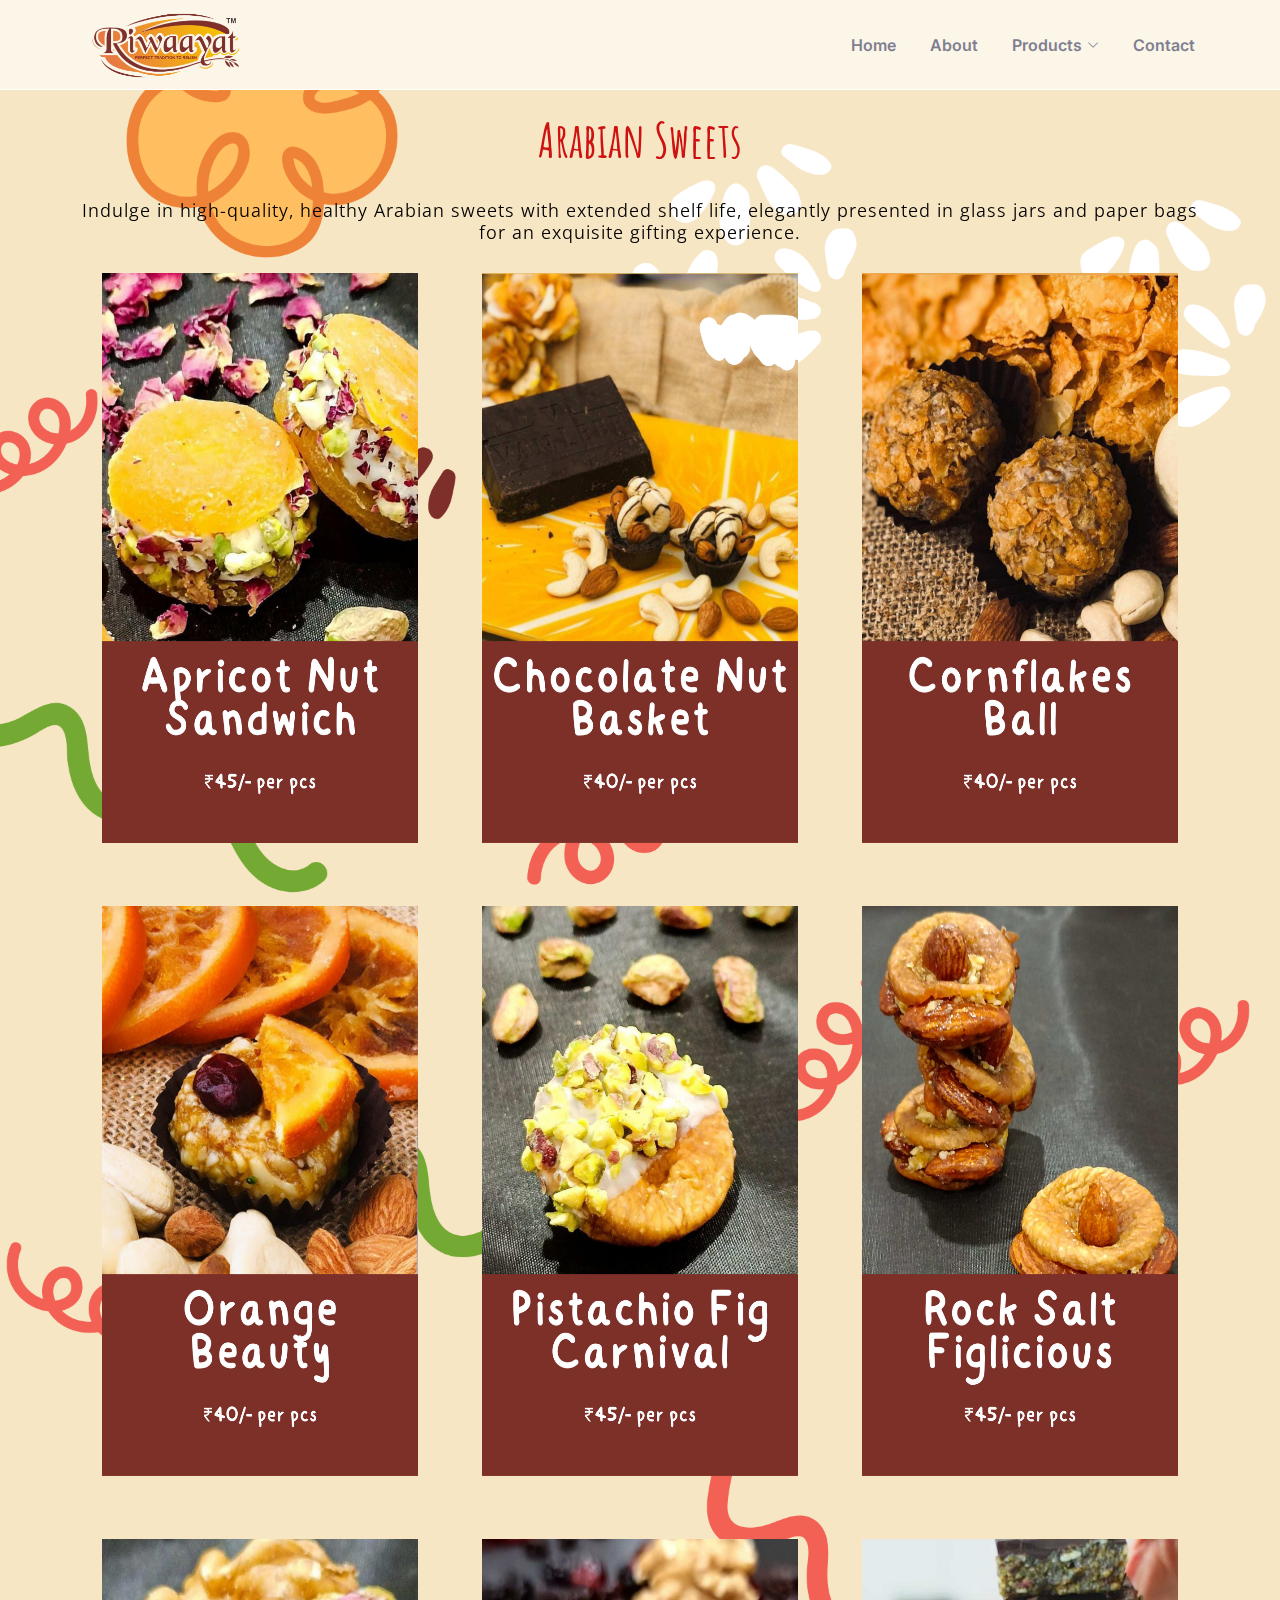
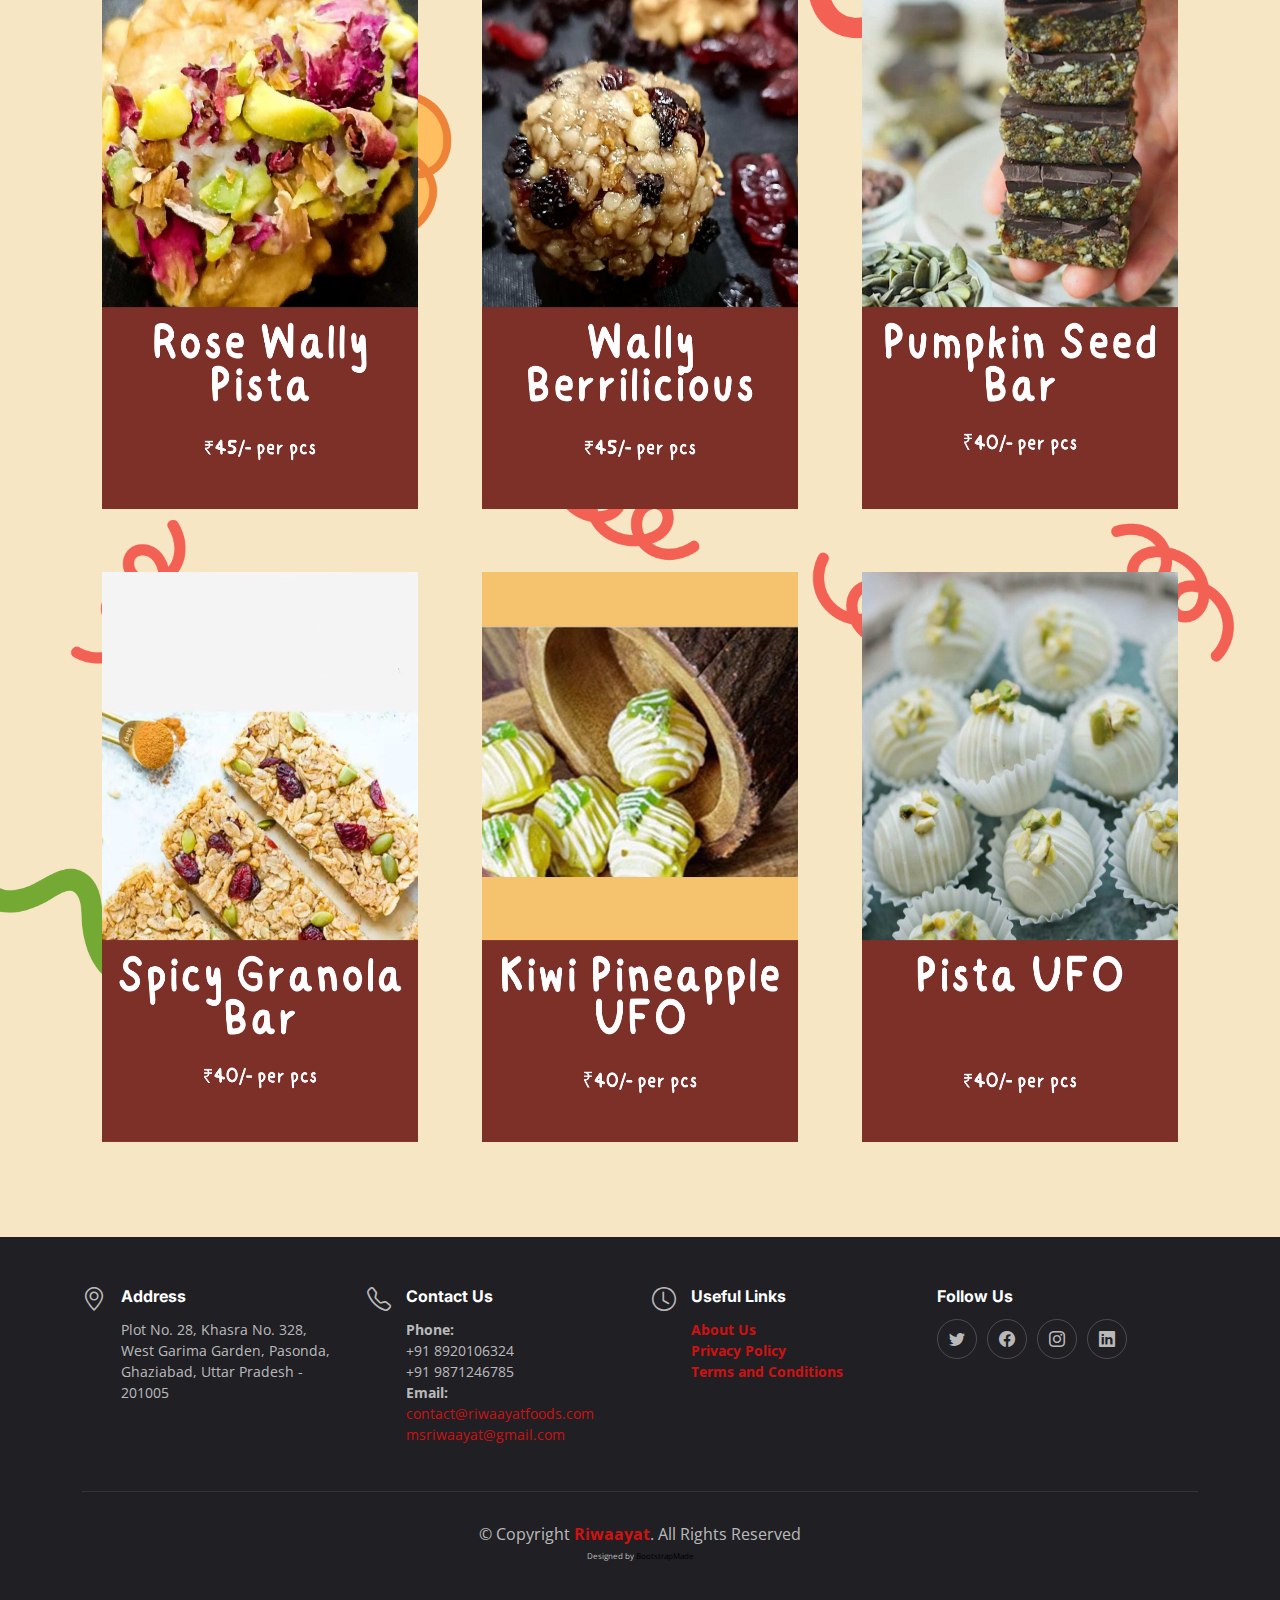
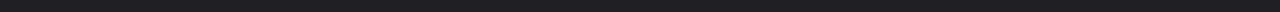
<file: arabian-sweets.html>
<!DOCTYPE html>

<html lang="en">
<head>
  <meta charset="utf-8">
  <meta content="width=device-width, initial-scale=1.0" name="viewport">
  <title>Arabian Sweets - Riwaayat Foods</title>
  <meta content="" name="description">
  <meta content="" name="keywords">
  <!-- Favicons -->
  <link href="assets/img/favicon-32x32.png" rel="icon">
  <link href="assets/img/apple-touch-icon.png" rel="apple-touch-icon">

  <!-- Google Fonts -->
  <link rel="preconnect" href="https://fonts.googleapis.com">
  <link rel="preconnect" href="https://fonts.gstatic.com" crossorigin>
  <link href="https://fonts.googleapis.com/css2?family=Open+Sans:ital,wght@0,300;0,400;0,500;0,600;0,700;1,300;1,400;1,600;1,700&family=Amatic+SC:ital,wght@0,300;0,400;0,500;0,600;0,700;1,300;1,400;1,500;1,600;1,700&family=Inter:ital,wght@0,300;0,400;0,500;0,600;0,700;1,300;1,400;1,500;1,600;1,700&display=swap" rel="stylesheet">


  <!-- Vendor CSS Files -->
  <link href="assets/vendor/bootstrap/css/bootstrap.min.css" rel="stylesheet">
  <link href="assets/vendor/bootstrap-icons/bootstrap-icons.css" rel="stylesheet">
  <link href="assets/vendor/aos/aos.css" rel="stylesheet">
  <link href="assets/vendor/glightbox/css/glightbox.min.css" rel="stylesheet">
  <link href="assets/vendor/swiper/swiper-bundle.min.css" rel="stylesheet">

  <!-- Template Main CSS File -->

  <link href="assets/css/main.css" rel="stylesheet">

</head>

<body>

  <!-- ======= Header ======= -->

  <header id="header" class="header fixed-top d-flex align-items-center">
    <div class="container d-flex align-items-center justify-content-between">
      <a href="index.html" class="logo d-flex align-items-center me-auto me-lg-0">

        <!-- Uncomment the line below if you also wish to use an image logo -->

        <img src="assets/img/logo.png" alt="">
		<!-- <h1>Riwaayat<span>.</span></h1> -->
      </a>
      <nav id="navbar" class="navbar">
        <ul>
          <li><a href="index.html">Home</a></li>
          <li><a href="about.html">About</a></li>
          <li class="dropdown"><a href="#"><span>Products</span> <i class="bi bi-chevron-down dropdown-indicator"></i></a>
            <ul>
              <li><a href="arabian-sweets.html">Arabian Sweets</a></li>
              <li><a href="expression-of-elegance.html">Expression of Elegance</a></li>
              <li><a href="cravebites-cookies.html">Cravebites Cookies</a></li>
              <li><a href="traditional-fusion-treats.html">Traditional Fusion Treats</a></li>
              <li><a href="berrylicious-bites.html">Berrylicious Bites</a></li>
              <li><a href="dazzledate-delight.html">DazzleDate Delight</a></li>
              <li><a href="wallyNutrilicious-delights.html">WallyNutrilicious Delights</a></li>
              <li><a href="frumond-treats.html">Frumond Treats</a></li>
              <li><a href="nuttylicious-wonders.html">Nuttylicious Wonders</a></li>
            </ul>
          </li>
          <li><a href="index.html#contact">Contact</a></li>
        </ul>
      </nav><!-- .navbar -->

      <i class="mobile-nav-toggle mobile-nav-show bi bi-list"></i>
      <i class="mobile-nav-toggle mobile-nav-hide d-none bi bi-x"></i>
    </div>
  </header><!-- End Header -->

  <main id="main">
    <!-- ======= Menu Section ======= -->
    <section id="menu" class="menu arabian-bg">
      <div class="container" data-aos="fade-up">
        <div class="section-header">
			<br />
          <p><span>Arabian Sweets</span></p>
		  <br />
		  <h3>Indulge in high-quality, healthy Arabian sweets with extended shelf life, elegantly presented in glass jars and paper bags for an exquisite gifting experience.</h3>
        </div>
        <div class="tab-content" data-aos="fade-up" data-aos-delay="300">
          <div class="tab-pane fade active show" id="menu-starters">
            <div class="row gy-5">

              <div class="col-lg-4 menu-item">
                <img src="assets/img/products/arabianSweets/Apricot-Nut-Sandwich.jpg" class="menu-img img-fluid" alt="">
              </div><!-- Menu Item -->

              <div class="col-lg-4 menu-item">
                <img src="assets/img/products/arabianSweets/Chocolate-Nut-Basket.jpg" class="menu-img img-fluid" alt="">
              </div><!-- Menu Item -->

              <div class="col-lg-4 menu-item">
                <img src="assets/img/products/arabianSweets/Cornflakes-Ball.jpg" class="menu-img img-fluid" alt="">
              </div><!-- Menu Item -->

              <div class="col-lg-4 menu-item">
                <img src="assets/img/products/arabianSweets/Orange-Beauty.jpg" class="menu-img img-fluid" alt="">
              </div><!-- Menu Item -->

              <div class="col-lg-4 menu-item">
                <img src="assets/img/products/arabianSweets/Pistachio-Fig-Carnival.jpg" class="menu-img img-fluid" alt="">
              </div><!-- Menu Item -->

              <div class="col-lg-4 menu-item">
                <img src="assets/img/products/arabianSweets/Rock-Salt-Figlicious.jpg" class="menu-img img-fluid" alt="">
              </div><!-- Menu Item -->

              <div class="col-lg-4 menu-item">
                <img src="assets/img/products/arabianSweets/Rose-Wally-Pista.jpg" class="menu-img img-fluid" alt="">
              </div><!-- Menu Item -->

              <div class="col-lg-4 menu-item">
                <img src="assets/img/products/arabianSweets/Wally-Berrilicious.jpg" class="menu-img img-fluid" alt="">
              </div><!-- Menu Item -->

              <div class="col-lg-4 menu-item">
                <img src="assets/img/products/arabianSweets/Pumpkin-Seed-Bar.jpg" class="menu-img img-fluid" alt="">
              </div><!-- Menu Item -->

              <div class="col-lg-4 menu-item">
                <img src="assets/img/products/arabianSweets/Spicy-Granola-Bar.jpg" class="menu-img img-fluid" alt="">
              </div><!-- Menu Item -->

              <div class="col-lg-4 menu-item">
                <img src="assets/img/products/arabianSweets/Kiwi-Pineapple-UFO.jpg" class="menu-img img-fluid" alt="">
              </div><!-- Menu Item -->

              <div class="col-lg-4 menu-item">
                <img src="assets/img/products/arabianSweets/Pista-UFO.jpg" class="menu-img img-fluid" alt="">
              </div><!-- Menu Item -->


            </div>
          </div><!-- End Starter Menu Content -->
        </div>
      </div>
    </section><!-- End Menu Section -->

  </main><!-- End #main -->


  <!-- ======= Footer ======= -->

  <footer id="footer" class="footer">
    <div class="container">
      <div class="row gy-3">
        <div class="col-lg-3 col-md-6 d-flex">
          <i class="bi bi-geo-alt icon"></i>
          <div>
            <h4>Address</h4>
            <p>
              Plot No. 28, Khasra No. 328, West Garima Garden, Pasonda,<br />
             Ghaziabad, Uttar Pradesh - 201005 <br />
            </p>
          </div>
        </div>
        <div class="col-lg-3 col-md-6 footer-links d-flex">
          <i class="bi bi-telephone icon"></i>
          <div>
            <h4>Contact Us</h4>
            <p>
			    <strong>Phone:</strong><br> +91 8920106324<br>
              						        +91 9871246785<br>											<strong>Email:</strong><br> <a href="mailto:contact@riwaayatfoods.com">contact@riwaayatfoods.com</a><br>
			<a href="mailto:msriwaayat@gmail.com">msriwaayat@gmail.com</a><br>
            </p>
          </div>
        </div>
        <div class="col-lg-3 col-md-6 footer-links d-flex">
          <i class="bi bi-clock icon"></i>
          <div>
            <h4>Useful Links</h4>
            <p>
			<strong><a href="about.html">About Us</a></strong><br>
			<strong><a href="privacy.html">Privacy Policy</a></strong><br>
			<strong><a href="tos.html">Terms and Conditions</a></strong><br>
            </p>
          </div>
        </div>
        <div class="col-lg-3 col-md-6 footer-links">
          <h4>Follow Us</h4>
          <div class="social-links d-flex">
            <a href="https://twitter.com/riwaayatfoods" class="twitter"><i class="bi bi-twitter"></i></a>
            <a href="https://www.facebook.com/riwaayatfoods" class="facebook"><i class="bi bi-facebook"></i></a>
            <a href="https://www.instagram.com/riwaayatfoods/" class="instagram"><i class="bi bi-instagram"></i></a>
            <a href="https://www.linkedin.com/company/riwaayat-foods/" class="linkedin"><i class="bi bi-linkedin"></i></a>
          </div>
        </div>
      </div>
    </div>
    <div class="container">
      <div class="copyright">
		  &copy; Copyright <strong><span><a href="https://www.riwaayatfoods.com">Riwaayat</a></span></strong>. All Rights Reserved
      </div>
      <div class="credits">
		Designed by <a href="https://bootstrapmade.com/">BootstrapMade</a>
      </div>
    </div>
  </footer><!-- End Footer -->
  <!-- End Footer -->

  <a href="#" class="scroll-top d-flex align-items-center justify-content-center"><i class="bi bi-arrow-up-short"></i></a>

  <div id="preloader"></div>
  <!-- Vendor JS Files -->

  <script src="assets/vendor/bootstrap/js/bootstrap.bundle.min.js"></script>
  <script src="assets/vendor/aos/aos.js"></script>
  <script src="assets/vendor/glightbox/js/glightbox.min.js"></script>
  <script src="assets/vendor/purecounter/purecounter_vanilla.js"></script>
  <script src="assets/vendor/swiper/swiper-bundle.min.js"></script>
  <script src="assets/vendor/php-email-form/validate.js"></script>

  <!-- Template Main JS File -->

  <script src="assets/js/main.js"></script>
</body>
</html>
</file>
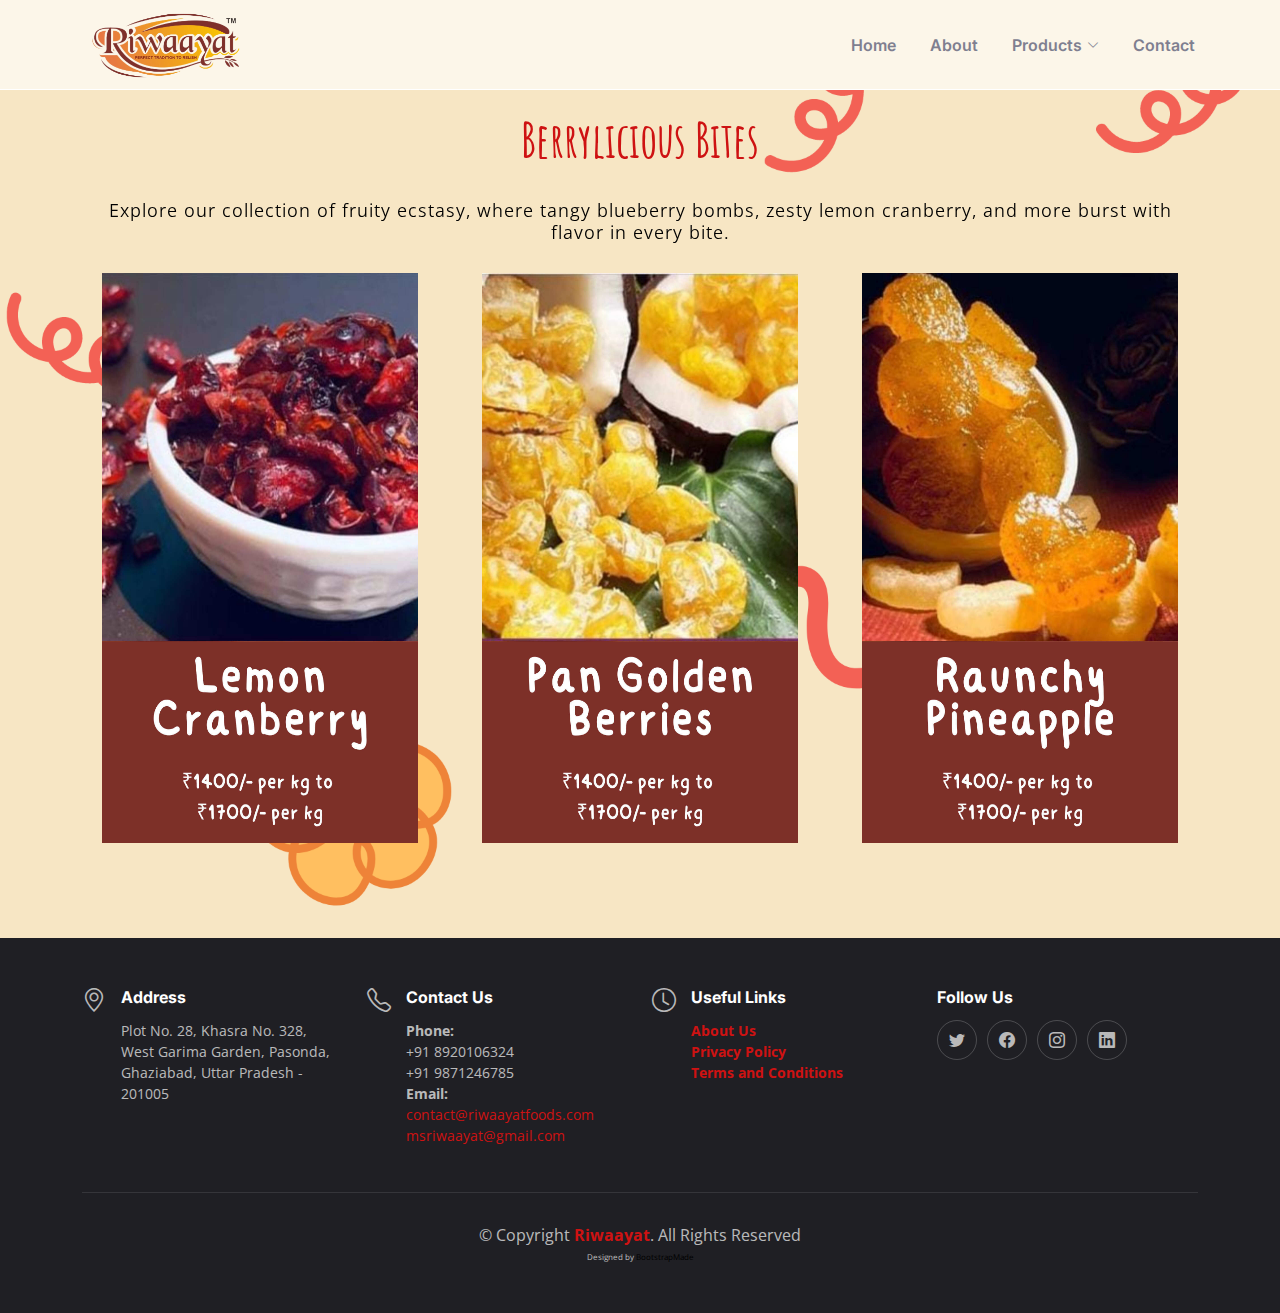
<file: berrylicious-bites.html>
<!DOCTYPE html>

<html lang="en">
<head>
  <meta charset="utf-8">
  <meta content="width=device-width, initial-scale=1.0" name="viewport">
  <title>Berrylicious Bites - Riwaayat Foods</title>
  <meta content="" name="description">
  <meta content="" name="keywords">
  <!-- Favicons -->
  <link href="assets/img/favicon-32x32.png" rel="icon">
  <link href="assets/img/apple-touch-icon.png" rel="apple-touch-icon">

  <!-- Google Fonts -->
  <link rel="preconnect" href="https://fonts.googleapis.com">
  <link rel="preconnect" href="https://fonts.gstatic.com" crossorigin>
  <link href="https://fonts.googleapis.com/css2?family=Open+Sans:ital,wght@0,300;0,400;0,500;0,600;0,700;1,300;1,400;1,600;1,700&family=Amatic+SC:ital,wght@0,300;0,400;0,500;0,600;0,700;1,300;1,400;1,500;1,600;1,700&family=Inter:ital,wght@0,300;0,400;0,500;0,600;0,700;1,300;1,400;1,500;1,600;1,700&display=swap" rel="stylesheet">


  <!-- Vendor CSS Files -->
  <link href="assets/vendor/bootstrap/css/bootstrap.min.css" rel="stylesheet">
  <link href="assets/vendor/bootstrap-icons/bootstrap-icons.css" rel="stylesheet">
  <link href="assets/vendor/aos/aos.css" rel="stylesheet">
  <link href="assets/vendor/glightbox/css/glightbox.min.css" rel="stylesheet">
  <link href="assets/vendor/swiper/swiper-bundle.min.css" rel="stylesheet">

  <!-- Template Main CSS File -->

  <link href="assets/css/main.css" rel="stylesheet">

</head>

<body>

  <!-- ======= Header ======= -->

  <header id="header" class="header fixed-top d-flex align-items-center">
    <div class="container d-flex align-items-center justify-content-between">
      <a href="index.html" class="logo d-flex align-items-center me-auto me-lg-0">

        <!-- Uncomment the line below if you also wish to use an image logo -->

        <img src="assets/img/logo.png" alt="">
		<!-- <h1>Riwaayat<span>.</span></h1> -->
      </a>
      <nav id="navbar" class="navbar">
        <ul>
          <li><a href="index.html">Home</a></li>
          <li><a href="about.html">About</a></li>
          <li class="dropdown"><a href="#"><span>Products</span> <i class="bi bi-chevron-down dropdown-indicator"></i></a>
            <ul>
              <li><a href="arabian-sweets.html">Arabian Sweets</a></li>
              <li><a href="expression-of-elegance.html">Expression of Elegance</a></li>
              <li><a href="cravebites-cookies.html">Cravebites Cookies</a></li>
              <li><a href="traditional-fusion-treats.html">Traditional Fusion Treats</a></li>
              <li><a href="berrylicious-bites.html">Berrylicious Bites</a></li>
              <li><a href="dazzledate-delight.html">DazzleDate Delight</a></li>
              <li><a href="wallyNutrilicious-delights.html">WallyNutrilicious Delights</a></li>
              <li><a href="frumond-treats.html">Frumond Treats</a></li>
              <li><a href="nuttylicious-wonders.html">Nuttylicious Wonders</a></li>
            </ul>
          </li>
          <li><a href="index.html#contact">Contact</a></li>
        </ul>
      </nav><!-- .navbar -->

      <i class="mobile-nav-toggle mobile-nav-show bi bi-list"></i>
      <i class="mobile-nav-toggle mobile-nav-hide d-none bi bi-x"></i>
    </div>
  </header><!-- End Header -->

  <main id="main">
    <!-- ======= Menu Section ======= -->
    <section id="menu" class="menu random-class">
      <div class="container" data-aos="fade-up">
        <div class="section-header">
			<br />
          <p><span>Berrylicious Bites</span></p>
		  <br />
		  <h3>Explore our collection of fruity ecstasy, where tangy blueberry bombs, zesty lemon cranberry, and more burst with flavor in every bite.</h3>
        </div>
        <div class="tab-content" data-aos="fade-up" data-aos-delay="300">
          <div class="tab-pane fade active show" id="menu-starters">
            <div class="row gy-5">

              <div class="col-lg-4 menu-item">
                <img src="assets/img/products/berryliciousBites/Lemon-Cranberry.jpg" class="menu-img img-fluid" alt="">
              </div><!-- Menu Item -->

              <div class="col-lg-4 menu-item">
                <img src="assets/img/products/berryliciousBites/Pan-Golden-Berries.jpg" class="menu-img img-fluid" alt="">
              </div><!-- Menu Item -->

              <div class="col-lg-4 menu-item">
                <img src="assets/img/products/berryliciousBites/Raunchy-Pineapple.jpg" class="menu-img img-fluid" alt="">
              </div><!-- Menu Item -->

            </div>
          </div><!-- End Starter Menu Content -->
        </div>
      </div>
    </section><!-- End Menu Section -->

  </main><!-- End #main -->


  <!-- ======= Footer ======= -->

  <footer id="footer" class="footer">
    <div class="container">
      <div class="row gy-3">
        <div class="col-lg-3 col-md-6 d-flex">
          <i class="bi bi-geo-alt icon"></i>
          <div>
            <h4>Address</h4>
            <p>
              Plot No. 28, Khasra No. 328, West Garima Garden, Pasonda,<br />
             Ghaziabad, Uttar Pradesh - 201005 <br />
            </p>
          </div>
        </div>
        <div class="col-lg-3 col-md-6 footer-links d-flex">
          <i class="bi bi-telephone icon"></i>
          <div>
            <h4>Contact Us</h4>
            <p>
			    <strong>Phone:</strong><br> +91 8920106324<br>
              						        +91 9871246785<br>											<strong>Email:</strong><br> <a href="mailto:contact@riwaayatfoods.com">contact@riwaayatfoods.com</a><br>
			<a href="mailto:msriwaayat@gmail.com">msriwaayat@gmail.com</a><br>
            </p>
          </div>
        </div>
        <div class="col-lg-3 col-md-6 footer-links d-flex">
          <i class="bi bi-clock icon"></i>
          <div>
            <h4>Useful Links</h4>
            <p>
			<strong><a href="about.html">About Us</a></strong><br>
			<strong><a href="privacy.html">Privacy Policy</a></strong><br>
			<strong><a href="tos.html">Terms and Conditions</a></strong><br>
            </p>
          </div>
        </div>
        <div class="col-lg-3 col-md-6 footer-links">
          <h4>Follow Us</h4>
          <div class="social-links d-flex">
            <a href="https://twitter.com/riwaayatfoods" class="twitter"><i class="bi bi-twitter"></i></a>
            <a href="https://www.facebook.com/riwaayatfoods" class="facebook"><i class="bi bi-facebook"></i></a>
            <a href="https://www.instagram.com/riwaayatfoods/" class="instagram"><i class="bi bi-instagram"></i></a>
            <a href="https://www.linkedin.com/company/riwaayat-foods/" class="linkedin"><i class="bi bi-linkedin"></i></a>
          </div>
        </div>
      </div>
    </div>
    <div class="container">
      <div class="copyright">
		  &copy; Copyright <strong><span><a href="https://www.riwaayatfoods.com">Riwaayat</a></span></strong>. All Rights Reserved
      </div>
      <div class="credits">
		Designed by <a href="https://bootstrapmade.com/">BootstrapMade</a>
      </div>
    </div>
  </footer><!-- End Footer -->
  <!-- End Footer -->

  <a href="#" class="scroll-top d-flex align-items-center justify-content-center"><i class="bi bi-arrow-up-short"></i></a>

  <div id="preloader"></div>
  <!-- Vendor JS Files -->

  <script src="assets/vendor/bootstrap/js/bootstrap.bundle.min.js"></script>
  <script src="assets/vendor/aos/aos.js"></script>
  <script src="assets/vendor/glightbox/js/glightbox.min.js"></script>
  <script src="assets/vendor/purecounter/purecounter_vanilla.js"></script>
  <script src="assets/vendor/swiper/swiper-bundle.min.js"></script>
  <script src="assets/vendor/php-email-form/validate.js"></script>

  <!-- Template Main JS File -->

  <script src="assets/js/main.js"></script>
</body>
</html>
</file>
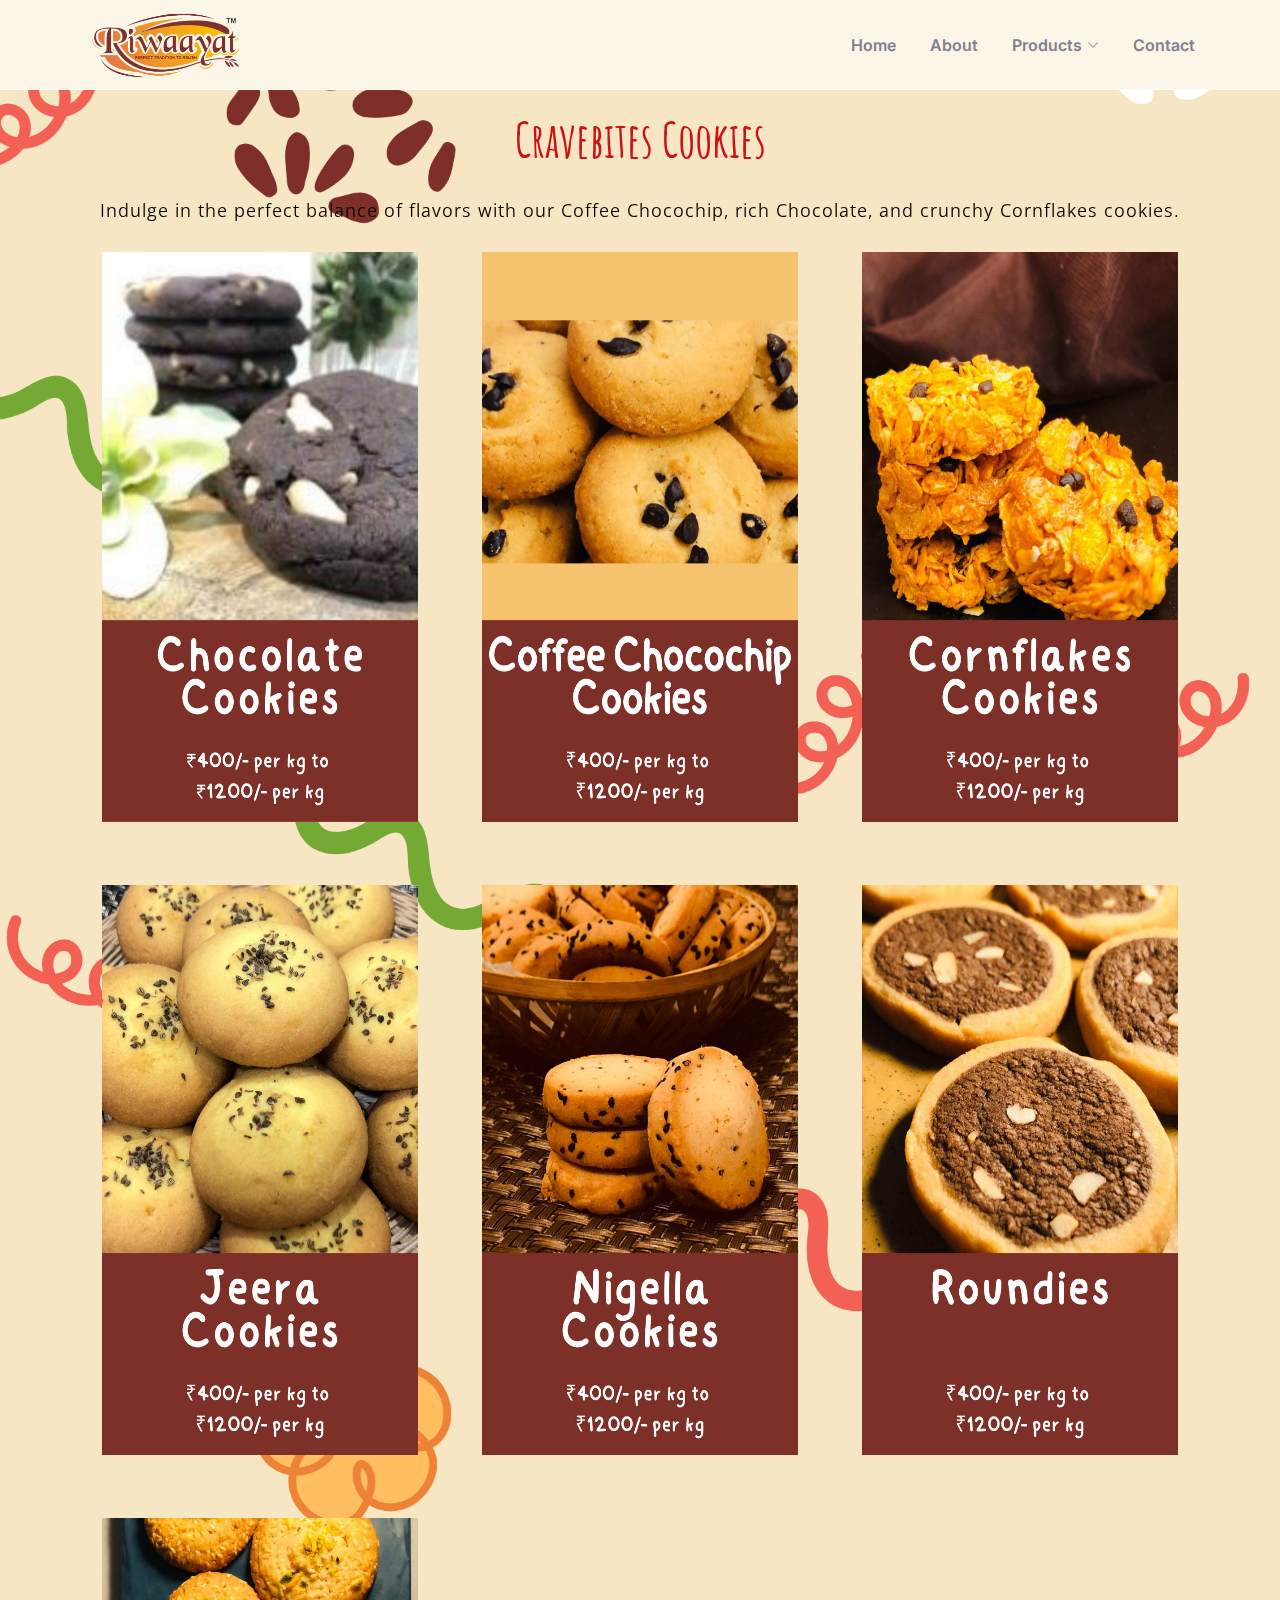
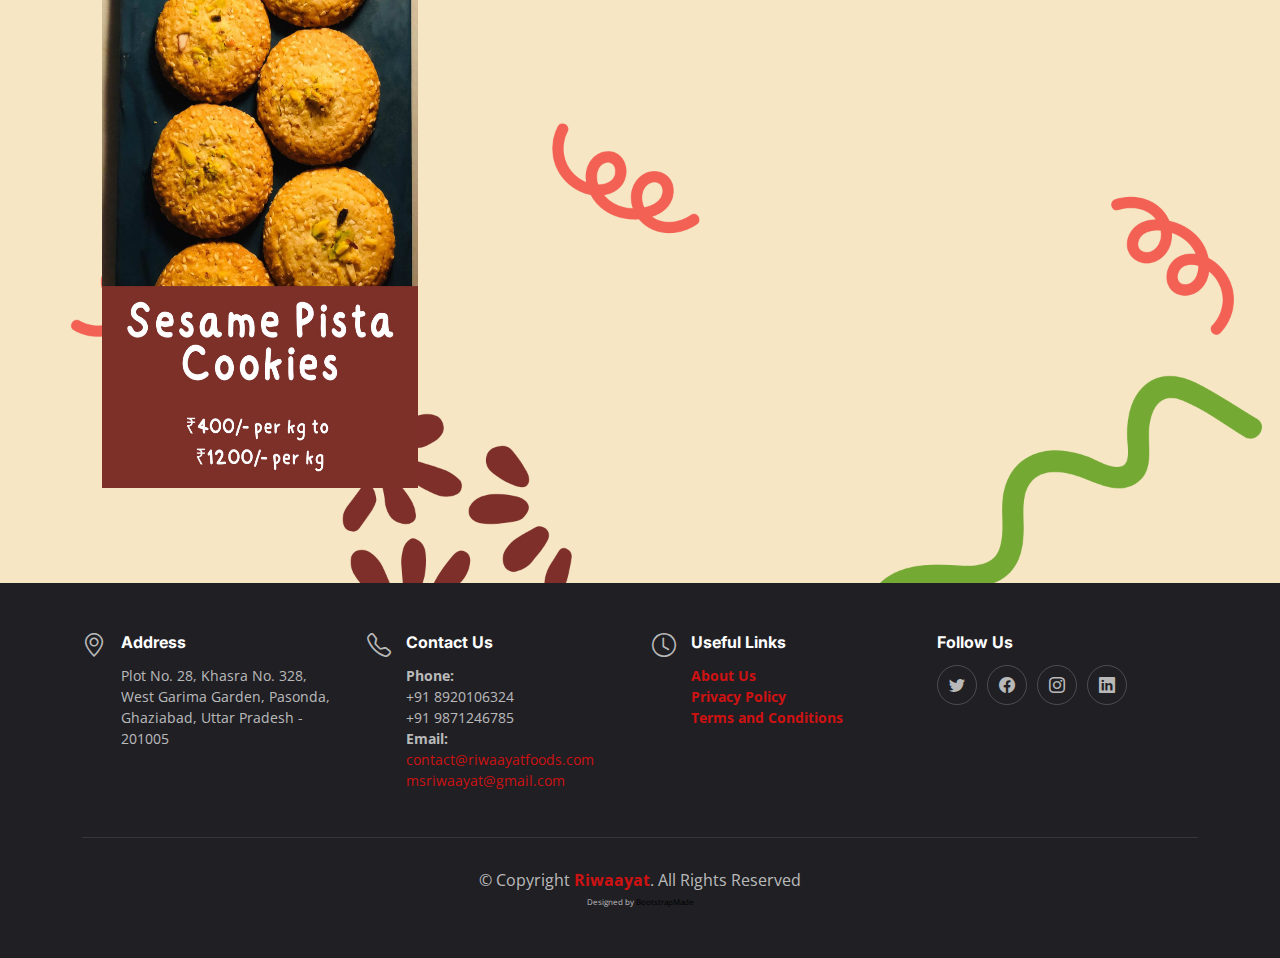
<file: cravebites-cookies.html>
<!DOCTYPE html>

<html lang="en">
<head>
  <meta charset="utf-8">
  <meta content="width=device-width, initial-scale=1.0" name="viewport">
  <title>Cravebites Cookies - Riwaayat Foods</title>
  <meta content="" name="description">
  <meta content="" name="keywords">
  <!-- Favicons -->
  <link href="assets/img/favicon-32x32.png" rel="icon">
  <link href="assets/img/apple-touch-icon.png" rel="apple-touch-icon">

  <!-- Google Fonts -->
  <link rel="preconnect" href="https://fonts.googleapis.com">
  <link rel="preconnect" href="https://fonts.gstatic.com" crossorigin>
  <link href="https://fonts.googleapis.com/css2?family=Open+Sans:ital,wght@0,300;0,400;0,500;0,600;0,700;1,300;1,400;1,600;1,700&family=Amatic+SC:ital,wght@0,300;0,400;0,500;0,600;0,700;1,300;1,400;1,500;1,600;1,700&family=Inter:ital,wght@0,300;0,400;0,500;0,600;0,700;1,300;1,400;1,500;1,600;1,700&display=swap" rel="stylesheet">


  <!-- Vendor CSS Files -->
  <link href="assets/vendor/bootstrap/css/bootstrap.min.css" rel="stylesheet">
  <link href="assets/vendor/bootstrap-icons/bootstrap-icons.css" rel="stylesheet">
  <link href="assets/vendor/aos/aos.css" rel="stylesheet">
  <link href="assets/vendor/glightbox/css/glightbox.min.css" rel="stylesheet">
  <link href="assets/vendor/swiper/swiper-bundle.min.css" rel="stylesheet">

  <!-- Template Main CSS File -->

  <link href="assets/css/main.css" rel="stylesheet">

</head>

<body>

  <!-- ======= Header ======= -->

  <header id="header" class="header fixed-top d-flex align-items-center">
    <div class="container d-flex align-items-center justify-content-between">
      <a href="index.html" class="logo d-flex align-items-center me-auto me-lg-0">

        <!-- Uncomment the line below if you also wish to use an image logo -->

        <img src="assets/img/logo.png" alt="">
		<!-- <h1>Riwaayat<span>.</span></h1> -->
      </a>
      <nav id="navbar" class="navbar">
        <ul>
          <li><a href="index.html">Home</a></li>
          <li><a href="about.html">About</a></li>
          <li class="dropdown"><a href="#"><span>Products</span> <i class="bi bi-chevron-down dropdown-indicator"></i></a>
            <ul>
              <li><a href="arabian-sweets.html">Arabian Sweets</a></li>
              <li><a href="expression-of-elegance.html">Expression of Elegance</a></li>
              <li><a href="cravebites-cookies.html">Cravebites Cookies</a></li>
              <li><a href="traditional-fusion-treats.html">Traditional Fusion Treats</a></li>
              <li><a href="berrylicious-bites.html">Berrylicious Bites</a></li>
              <li><a href="dazzledate-delight.html">DazzleDate Delight</a></li>
              <li><a href="wallyNutrilicious-delights.html">WallyNutrilicious Delights</a></li>
              <li><a href="frumond-treats.html">Frumond Treats</a></li>
              <li><a href="nuttylicious-wonders.html">Nuttylicious Wonders</a></li>
            </ul>
          </li>
          <li><a href="index.html#contact">Contact</a></li>
        </ul>
      </nav><!-- .navbar -->

      <i class="mobile-nav-toggle mobile-nav-show bi bi-list"></i>
      <i class="mobile-nav-toggle mobile-nav-hide d-none bi bi-x"></i>
    </div>
  </header><!-- End Header -->

  <main id="main">
    <!-- ======= Menu Section ======= -->
    <section id="menu" class="menu cookies-bg">
      <div class="container" data-aos="fade-up">
        <div class="section-header">
			<br />
          <p><span>Cravebites Cookies</span></p>
		  <br />
		  <h3>Indulge in the perfect balance of flavors with our Coffee Chocochip, rich Chocolate, and crunchy Cornflakes cookies.</h3>
        </div>
        <div class="tab-content" data-aos="fade-up" data-aos-delay="300">
          <div class="tab-pane fade active show" id="menu-starters">
            <div class="row gy-5">

              <div class="col-lg-4 menu-item">
                <img src="assets/img/products/cravebitesCookies/Chocolate-Cookies.jpg" class="menu-img img-fluid" alt="">
              </div><!-- Menu Item -->

              <div class="col-lg-4 menu-item">
                <img src="assets/img/products/cravebitesCookies/Coffee-Chocochip-CookiesCookies.jpg" class="menu-img img-fluid" alt="">
              </div><!-- Menu Item -->

              <div class="col-lg-4 menu-item">
                <img src="assets/img/products/cravebitesCookies/Cornflakes-Cookies.jpg" class="menu-img img-fluid" alt="">
              </div><!-- Menu Item -->

              <div class="col-lg-4 menu-item">
                <img src="assets/img/products/cravebitesCookies/Jeera-Cookies.jpg" class="menu-img img-fluid" alt="">
              </div><!-- Menu Item -->

              <div class="col-lg-4 menu-item">
                <img src="assets/img/products/cravebitesCookies/Nigella-Cookies.jpg" class="menu-img img-fluid" alt="">
              </div><!-- Menu Item -->

              <div class="col-lg-4 menu-item">
                <img src="assets/img/products/cravebitesCookies/Roundies.jpg" class="menu-img img-fluid" alt="">
              </div><!-- Menu Item -->

              <div class="col-lg-4 menu-item">
                <img src="assets/img/products/cravebitesCookies/Sesame-Pista-Cookies.jpg" class="menu-img img-fluid" alt="">
              </div><!-- Menu Item -->

            </div>
          </div><!-- End Starter Menu Content -->
        </div>
      </div>
    </section><!-- End Menu Section -->

  </main><!-- End #main -->


  <!-- ======= Footer ======= -->

  <footer id="footer" class="footer">
    <div class="container">
      <div class="row gy-3">
        <div class="col-lg-3 col-md-6 d-flex">
          <i class="bi bi-geo-alt icon"></i>
          <div>
            <h4>Address</h4>
            <p>
              Plot No. 28, Khasra No. 328, West Garima Garden, Pasonda,<br />
             Ghaziabad, Uttar Pradesh - 201005 <br />
            </p>
          </div>
        </div>
        <div class="col-lg-3 col-md-6 footer-links d-flex">
          <i class="bi bi-telephone icon"></i>
          <div>
            <h4>Contact Us</h4>
            <p>
			    <strong>Phone:</strong><br> +91 8920106324<br>
              						        +91 9871246785<br>											<strong>Email:</strong><br> <a href="mailto:contact@riwaayatfoods.com">contact@riwaayatfoods.com</a><br>
			<a href="mailto:msriwaayat@gmail.com">msriwaayat@gmail.com</a><br>
            </p>
          </div>
        </div>
        <div class="col-lg-3 col-md-6 footer-links d-flex">
          <i class="bi bi-clock icon"></i>
          <div>
            <h4>Useful Links</h4>
            <p>
			<strong><a href="about.html">About Us</a></strong><br>
			<strong><a href="privacy.html">Privacy Policy</a></strong><br>
			<strong><a href="tos.html">Terms and Conditions</a></strong><br>
            </p>
          </div>
        </div>
        <div class="col-lg-3 col-md-6 footer-links">
          <h4>Follow Us</h4>
          <div class="social-links d-flex">
            <a href="https://twitter.com/riwaayatfoods" class="twitter"><i class="bi bi-twitter"></i></a>
            <a href="https://www.facebook.com/riwaayatfoods" class="facebook"><i class="bi bi-facebook"></i></a>
            <a href="https://www.instagram.com/riwaayatfoods/" class="instagram"><i class="bi bi-instagram"></i></a>
            <a href="https://www.linkedin.com/company/riwaayat-foods/" class="linkedin"><i class="bi bi-linkedin"></i></a>
          </div>
        </div>
      </div>
    </div>
    <div class="container">
      <div class="copyright">
		  &copy; Copyright <strong><span><a href="https://www.riwaayatfoods.com">Riwaayat</a></span></strong>. All Rights Reserved
      </div>
      <div class="credits">
		Designed by <a href="https://bootstrapmade.com/">BootstrapMade</a>
      </div>
    </div>
  </footer><!-- End Footer -->
  <!-- End Footer -->

  <a href="#" class="scroll-top d-flex align-items-center justify-content-center"><i class="bi bi-arrow-up-short"></i></a>

  <div id="preloader"></div>
  <!-- Vendor JS Files -->

  <script src="assets/vendor/bootstrap/js/bootstrap.bundle.min.js"></script>
  <script src="assets/vendor/aos/aos.js"></script>
  <script src="assets/vendor/glightbox/js/glightbox.min.js"></script>
  <script src="assets/vendor/purecounter/purecounter_vanilla.js"></script>
  <script src="assets/vendor/swiper/swiper-bundle.min.js"></script>
  <script src="assets/vendor/php-email-form/validate.js"></script>

  <!-- Template Main JS File -->

  <script src="assets/js/main.js"></script>
</body>
</html>
</file>
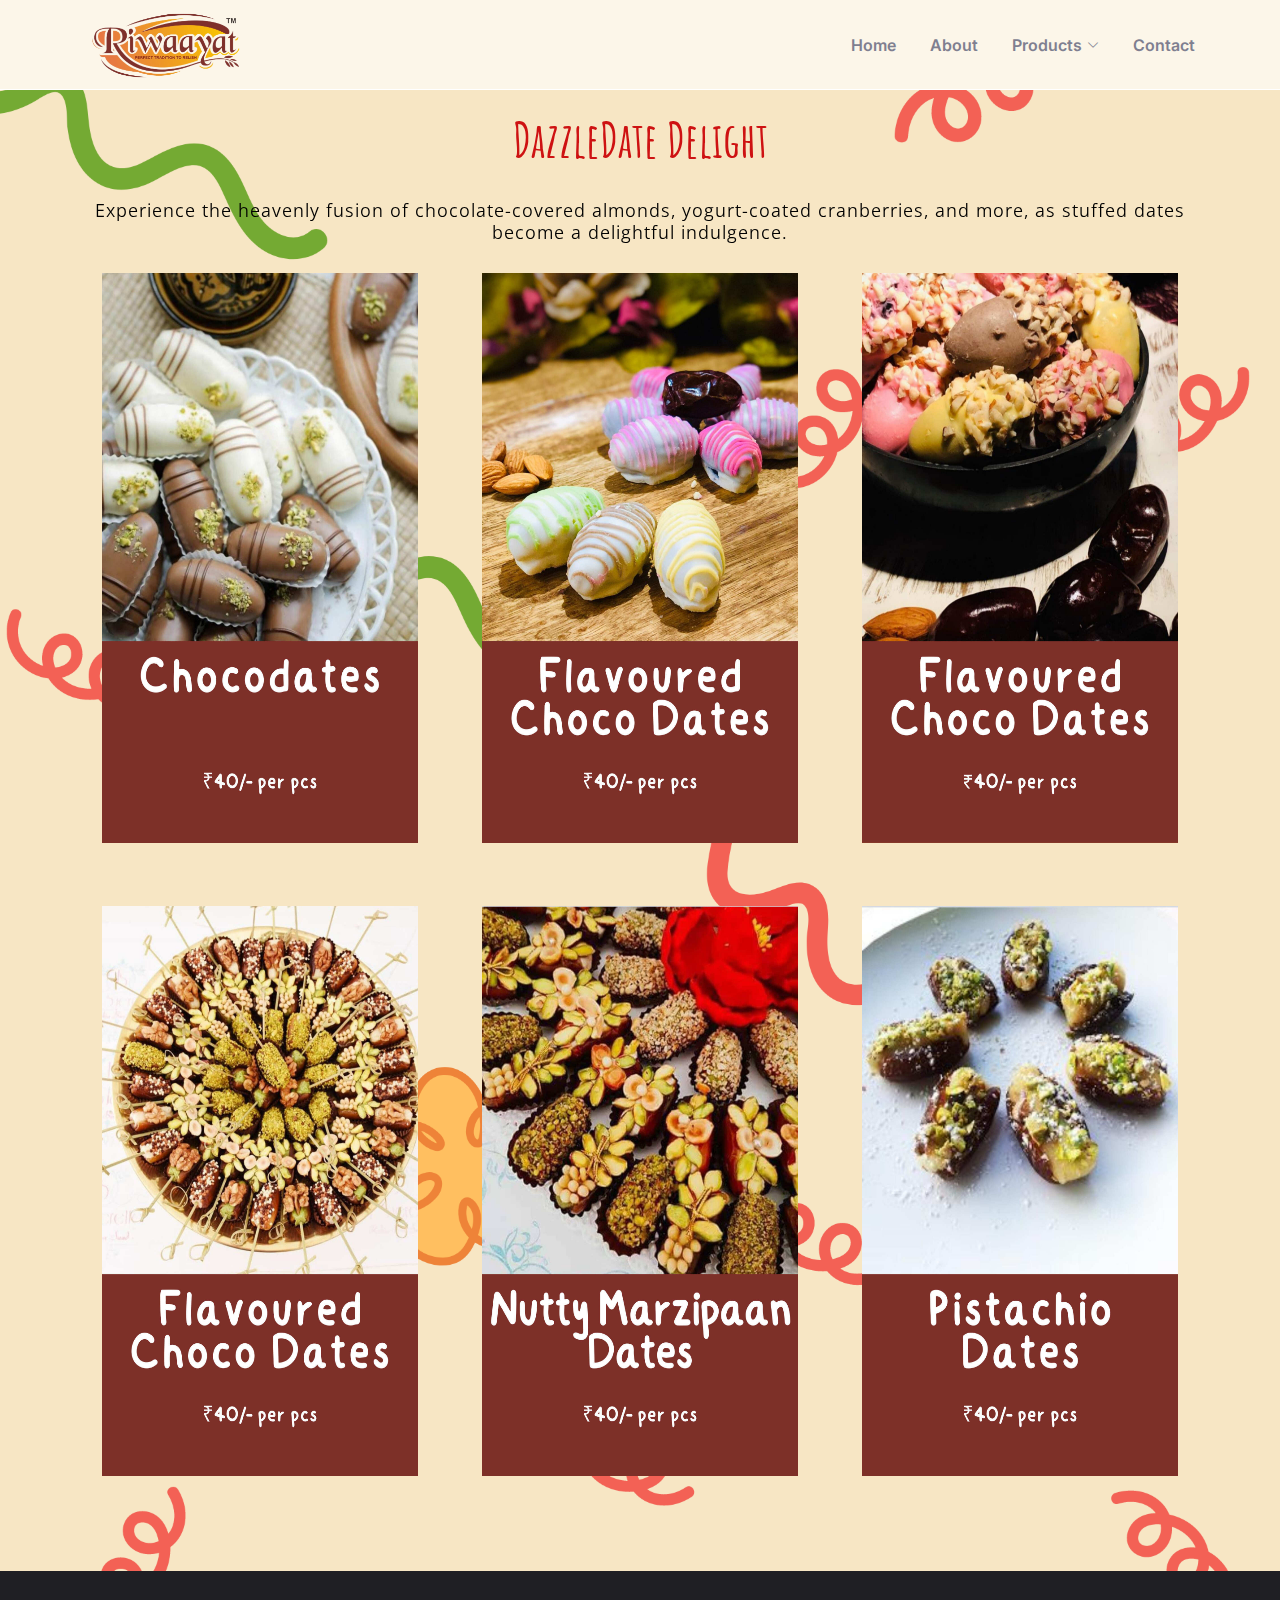
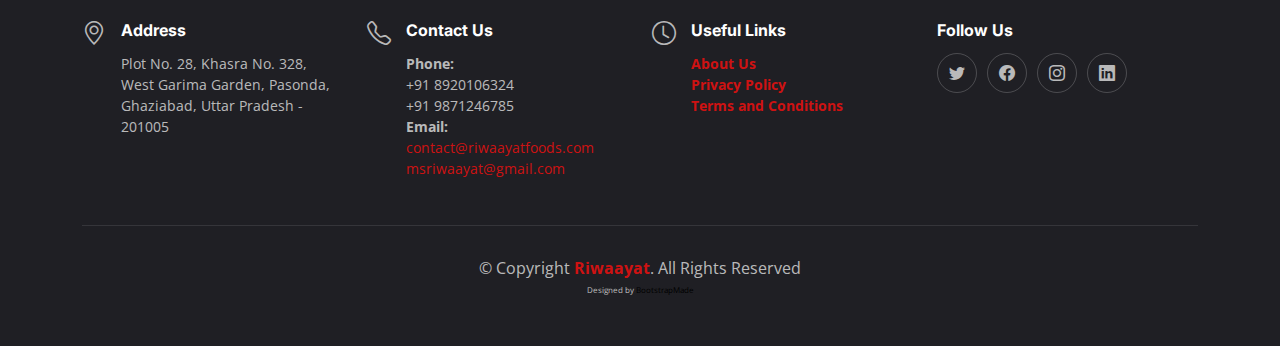
<file: dazzledate-delight.html>
<!DOCTYPE html>

<html lang="en">
<head>
  <meta charset="utf-8">
  <meta content="width=device-width, initial-scale=1.0" name="viewport">
  <title>DazzleDate Delight - Riwaayat Foods</title>
  <meta content="" name="description">
  <meta content="" name="keywords">
  <!-- Favicons -->
  <link href="assets/img/favicon-32x32.png" rel="icon">
  <link href="assets/img/apple-touch-icon.png" rel="apple-touch-icon">

  <!-- Google Fonts -->
  <link rel="preconnect" href="https://fonts.googleapis.com">
  <link rel="preconnect" href="https://fonts.gstatic.com" crossorigin>
  <link href="https://fonts.googleapis.com/css2?family=Open+Sans:ital,wght@0,300;0,400;0,500;0,600;0,700;1,300;1,400;1,600;1,700&family=Amatic+SC:ital,wght@0,300;0,400;0,500;0,600;0,700;1,300;1,400;1,500;1,600;1,700&family=Inter:ital,wght@0,300;0,400;0,500;0,600;0,700;1,300;1,400;1,500;1,600;1,700&display=swap" rel="stylesheet">


  <!-- Vendor CSS Files -->
  <link href="assets/vendor/bootstrap/css/bootstrap.min.css" rel="stylesheet">
  <link href="assets/vendor/bootstrap-icons/bootstrap-icons.css" rel="stylesheet">
  <link href="assets/vendor/aos/aos.css" rel="stylesheet">
  <link href="assets/vendor/glightbox/css/glightbox.min.css" rel="stylesheet">
  <link href="assets/vendor/swiper/swiper-bundle.min.css" rel="stylesheet">

  <!-- Template Main CSS File -->

  <link href="assets/css/main.css" rel="stylesheet">

</head>

<body>

  <!-- ======= Header ======= -->

  <header id="header" class="header fixed-top d-flex align-items-center">
    <div class="container d-flex align-items-center justify-content-between">
      <a href="index.html" class="logo d-flex align-items-center me-auto me-lg-0">

        <!-- Uncomment the line below if you also wish to use an image logo -->

        <img src="assets/img/logo.png" alt="">
		<!-- <h1>Riwaayat<span>.</span></h1> -->
      </a>
      <nav id="navbar" class="navbar">
        <ul>
          <li><a href="index.html">Home</a></li>
          <li><a href="about.html">About</a></li>
          <li class="dropdown"><a href="#"><span>Products</span> <i class="bi bi-chevron-down dropdown-indicator"></i></a>
            <ul>
              <li><a href="arabian-sweets.html">Arabian Sweets</a></li>
              <li><a href="expression-of-elegance.html">Expression of Elegance</a></li>
              <li><a href="cravebites-cookies.html">Cravebites Cookies</a></li>
              <li><a href="traditional-fusion-treats.html">Traditional Fusion Treats</a></li>
              <li><a href="berrylicious-bites.html">Berrylicious Bites</a></li>
              <li><a href="dazzledate-delight.html">DazzleDate Delight</a></li>
              <li><a href="wallyNutrilicious-delights.html">WallyNutrilicious Delights</a></li>
              <li><a href="frumond-treats.html">Frumond Treats</a></li>
              <li><a href="nuttylicious-wonders.html">Nuttylicious Wonders</a></li>
            </ul>
          </li>
          <li><a href="index.html#contact">Contact</a></li>
        </ul>
      </nav><!-- .navbar -->

      <i class="mobile-nav-toggle mobile-nav-show bi bi-list"></i>
      <i class="mobile-nav-toggle mobile-nav-hide d-none bi bi-x"></i>
    </div>
  </header><!-- End Header -->

  <main id="main">
    <!-- ======= Menu Section ======= -->
    <section id="menu" class="menu dazzle-bg">
      <div class="container" data-aos="fade-up">
        <div class="section-header">
			<br />
          <p><span>DazzleDate Delight</span></p>
		  <br />
		  <h3>Experience the heavenly fusion of chocolate-covered almonds, yogurt-coated cranberries, and more, as stuffed dates become a delightful indulgence.</h3>
        </div>
        <div class="tab-content" data-aos="fade-up" data-aos-delay="300">
          <div class="tab-pane fade active show" id="menu-starters">
            <div class="row gy-5">

              <div class="col-lg-4 menu-item">
                <img src="assets/img/products/dazzledateDelights/Chocodates.jpg" class="menu-img img-fluid" alt="">
              </div><!-- Menu Item -->

              <div class="col-lg-4 menu-item">
                <img src="assets/img/products/dazzledateDelights/Flavoured-Choco-Dates.jpg" class="menu-img img-fluid" alt="">
              </div><!-- Menu Item -->

              <div class="col-lg-4 menu-item">
                <img src="assets/img/products/dazzledateDelights/Flavoured-Choco-Dates1.jpg" class="menu-img img-fluid" alt="">
              </div><!-- Menu Item -->

              <div class="col-lg-4 menu-item">
                <img src="assets/img/products/divineDateDelights/Flavoured-Choco-Dates2.jpg" class="menu-img img-fluid" alt="">
              </div><!-- Menu Item -->

              <div class="col-lg-4 menu-item">
                <img src="assets/img/products/divineDateDelights/Nutty-Marzipaan-Dates.jpg" class="menu-img img-fluid" alt="">
              </div><!-- Menu Item -->

              <div class="col-lg-4 menu-item">
                <img src="assets/img/products/divineDateDelights/Pistachio-Dates.jpg" class="menu-img img-fluid" alt="">
              </div><!-- Menu Item -->

            </div>
          </div><!-- End Starter Menu Content -->
        </div>
      </div>
    </section><!-- End Menu Section -->

  </main><!-- End #main -->


  <!-- ======= Footer ======= -->

  <footer id="footer" class="footer">
    <div class="container">
      <div class="row gy-3">
        <div class="col-lg-3 col-md-6 d-flex">
          <i class="bi bi-geo-alt icon"></i>
          <div>
            <h4>Address</h4>
            <p>
              Plot No. 28, Khasra No. 328, West Garima Garden, Pasonda,<br />
             Ghaziabad, Uttar Pradesh - 201005 <br />
            </p>
          </div>
        </div>
        <div class="col-lg-3 col-md-6 footer-links d-flex">
          <i class="bi bi-telephone icon"></i>
          <div>
            <h4>Contact Us</h4>
            <p>
			    <strong>Phone:</strong><br> +91 8920106324<br>
              						        +91 9871246785<br>											<strong>Email:</strong><br> <a href="mailto:contact@riwaayatfoods.com">contact@riwaayatfoods.com</a><br>
			<a href="mailto:msriwaayat@gmail.com">msriwaayat@gmail.com</a><br>
            </p>
          </div>
        </div>
        <div class="col-lg-3 col-md-6 footer-links d-flex">
          <i class="bi bi-clock icon"></i>
          <div>
            <h4>Useful Links</h4>
            <p>
			<strong><a href="about.html">About Us</a></strong><br>
			<strong><a href="privacy.html">Privacy Policy</a></strong><br>
			<strong><a href="tos.html">Terms and Conditions</a></strong><br>
            </p>
          </div>
        </div>
        <div class="col-lg-3 col-md-6 footer-links">
          <h4>Follow Us</h4>
          <div class="social-links d-flex">
            <a href="https://twitter.com/riwaayatfoods" class="twitter"><i class="bi bi-twitter"></i></a>
            <a href="https://www.facebook.com/riwaayatfoods" class="facebook"><i class="bi bi-facebook"></i></a>
            <a href="https://www.instagram.com/riwaayatfoods/" class="instagram"><i class="bi bi-instagram"></i></a>
            <a href="https://www.linkedin.com/company/riwaayat-foods/" class="linkedin"><i class="bi bi-linkedin"></i></a>
          </div>
        </div>
      </div>
    </div>
    <div class="container">
      <div class="copyright">
		  &copy; Copyright <strong><span><a href="https://www.riwaayatfoods.com">Riwaayat</a></span></strong>. All Rights Reserved
      </div>
      <div class="credits">
		Designed by <a href="https://bootstrapmade.com/">BootstrapMade</a>
      </div>
    </div>
  </footer><!-- End Footer -->
  <!-- End Footer -->

  <a href="#" class="scroll-top d-flex align-items-center justify-content-center"><i class="bi bi-arrow-up-short"></i></a>

  <div id="preloader"></div>
  <!-- Vendor JS Files -->

  <script src="assets/vendor/bootstrap/js/bootstrap.bundle.min.js"></script>
  <script src="assets/vendor/aos/aos.js"></script>
  <script src="assets/vendor/glightbox/js/glightbox.min.js"></script>
  <script src="assets/vendor/purecounter/purecounter_vanilla.js"></script>
  <script src="assets/vendor/swiper/swiper-bundle.min.js"></script>
  <script src="assets/vendor/php-email-form/validate.js"></script>

  <!-- Template Main JS File -->

  <script src="assets/js/main.js"></script>
</body>
</html>
</file>
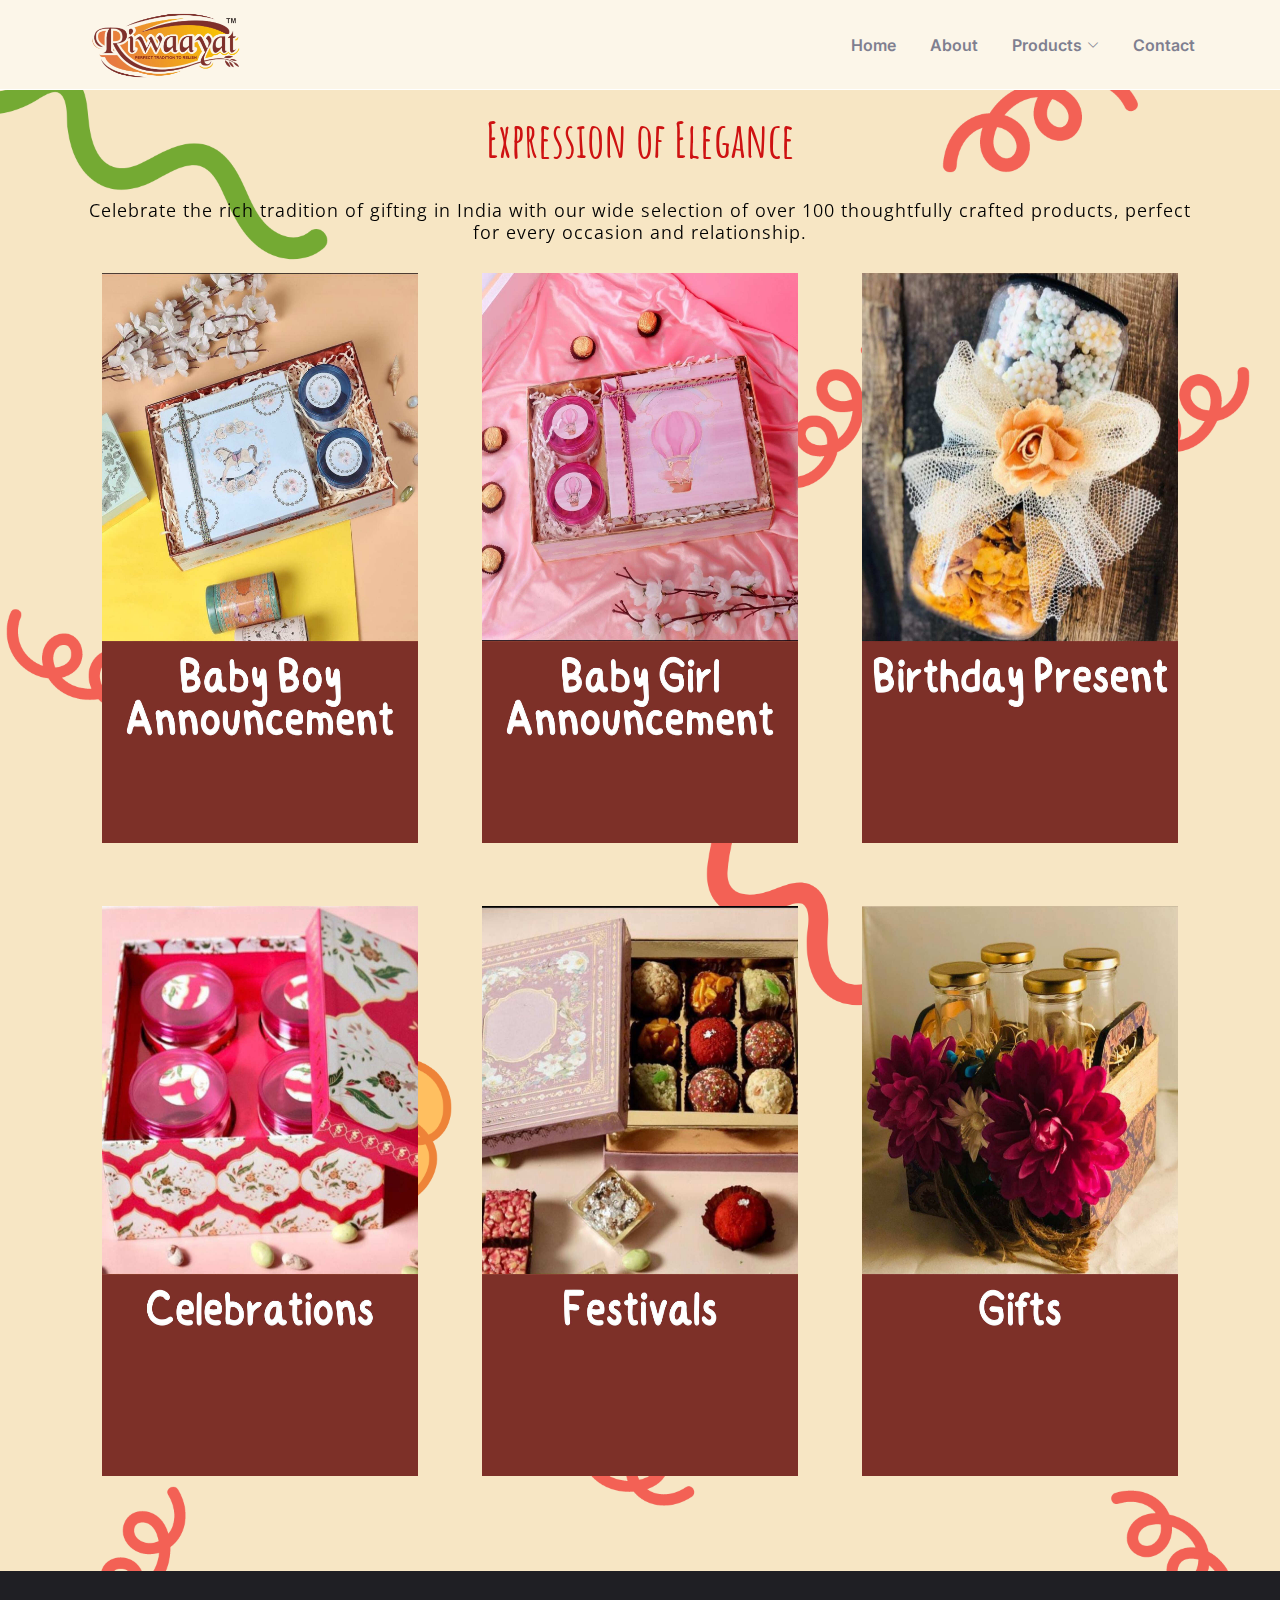
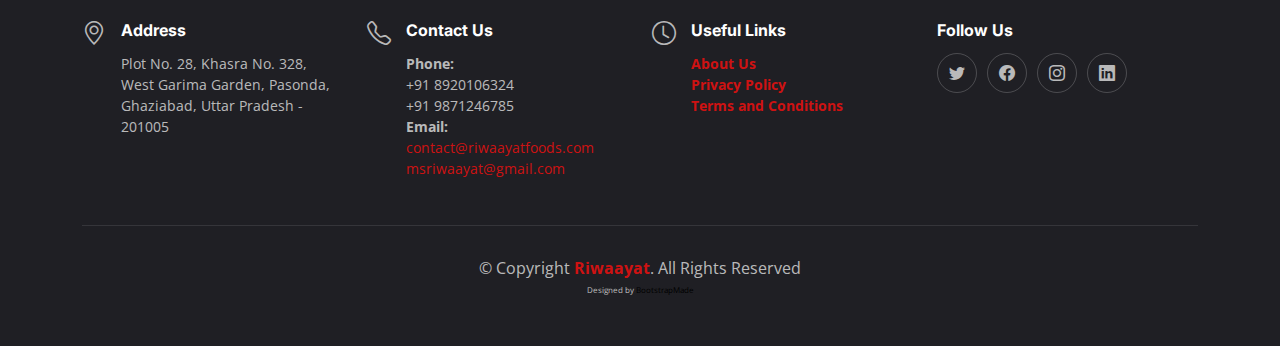
<file: expression-of-elegance.html>
<!DOCTYPE html>

<html lang="en">
<head>
  <meta charset="utf-8">
  <meta content="width=device-width, initial-scale=1.0" name="viewport">
  <title>Expression of Elegance - Riwaayat Foods</title>
  <meta content="" name="description">
  <meta content="" name="keywords">
  <!-- Favicons -->
  <link href="assets/img/favicon-32x32.png" rel="icon">
  <link href="assets/img/apple-touch-icon.png" rel="apple-touch-icon">

  <!-- Google Fonts -->
  <link rel="preconnect" href="https://fonts.googleapis.com">
  <link rel="preconnect" href="https://fonts.gstatic.com" crossorigin>
  <link href="https://fonts.googleapis.com/css2?family=Open+Sans:ital,wght@0,300;0,400;0,500;0,600;0,700;1,300;1,400;1,600;1,700&family=Amatic+SC:ital,wght@0,300;0,400;0,500;0,600;0,700;1,300;1,400;1,500;1,600;1,700&family=Inter:ital,wght@0,300;0,400;0,500;0,600;0,700;1,300;1,400;1,500;1,600;1,700&display=swap" rel="stylesheet">


  <!-- Vendor CSS Files -->
  <link href="assets/vendor/bootstrap/css/bootstrap.min.css" rel="stylesheet">
  <link href="assets/vendor/bootstrap-icons/bootstrap-icons.css" rel="stylesheet">
  <link href="assets/vendor/aos/aos.css" rel="stylesheet">
  <link href="assets/vendor/glightbox/css/glightbox.min.css" rel="stylesheet">
  <link href="assets/vendor/swiper/swiper-bundle.min.css" rel="stylesheet">

  <!-- Template Main CSS File -->

  <link href="assets/css/main.css" rel="stylesheet">

</head>

<body>

  <!-- ======= Header ======= -->

  <header id="header" class="header fixed-top d-flex align-items-center">
    <div class="container d-flex align-items-center justify-content-between">
      <a href="index.html" class="logo d-flex align-items-center me-auto me-lg-0">

        <!-- Uncomment the line below if you also wish to use an image logo -->

        <img src="assets/img/logo.png" alt="">
		<!-- <h1>Riwaayat<span>.</span></h1> -->
      </a>
      <nav id="navbar" class="navbar">
        <ul>
          <li><a href="index.html">Home</a></li>
          <li><a href="about.html">About</a></li>
          <li class="dropdown"><a href="#"><span>Products</span> <i class="bi bi-chevron-down dropdown-indicator"></i></a>
            <ul>
              <li><a href="arabian-sweets.html">Arabian Sweets</a></li>
              <li><a href="expression-of-elegance.html">Expression of Elegance</a></li>
              <li><a href="cravebites-cookies.html">Cravebites Cookies</a></li>
              <li><a href="traditional-fusion-treats.html">Traditional Fusion Treats</a></li>
              <li><a href="berrylicious-bites.html">Berrylicious Bites</a></li>
              <li><a href="dazzledate-delight.html">DazzleDate Delight</a></li>
              <li><a href="wallyNutrilicious-delights.html">WallyNutrilicious Delights</a></li>
              <li><a href="frumond-treats.html">Frumond Treats</a></li>
              <li><a href="nuttylicious-wonders.html">Nuttylicious Wonders</a></li>
            </ul>
          </li>
          <li><a href="index.html#contact">Contact</a></li>
        </ul>
      </nav><!-- .navbar -->

      <i class="mobile-nav-toggle mobile-nav-show bi bi-list"></i>
      <i class="mobile-nav-toggle mobile-nav-hide d-none bi bi-x"></i>
    </div>
  </header><!-- End Header -->

  <main id="main">
    <!-- ======= Menu Section ======= -->
    <section id="menu" class="menu gift-bg">
      <div class="container" data-aos="fade-up">
        <div class="section-header">
			<br />
          <p><span>Expression of Elegance</span></p>
		  <br />
		  <h3>Celebrate the rich tradition of gifting in India with our wide selection of over 100 thoughtfully crafted products, perfect for every occasion and relationship.</h3>
        </div>
        <div class="tab-content" data-aos="fade-up" data-aos-delay="300">
          <div class="tab-pane fade active show" id="menu-starters">
            <div class="row gy-5">

              <div class="col-lg-4 menu-item">
                <img src="assets/img/products/gifts/Baby-Boy-Announcement.jpg" class="menu-img img-fluid" alt="">
              </div><!-- Menu Item -->

              <div class="col-lg-4 menu-item">
                <img src="assets/img/products/gifts/Baby-Girl-Announcement.jpg" class="menu-img img-fluid" alt="">
              </div><!-- Menu Item -->

              <div class="col-lg-4 menu-item">
                <img src="assets/img/products/gifts/Birthday-Present.jpg" class="menu-img img-fluid" alt="">
              </div><!-- Menu Item -->

              <div class="col-lg-4 menu-item">
                <img src="assets/img/products/gifts/Celebrations.jpg" class="menu-img img-fluid" alt="">
              </div><!-- Menu Item -->

              <div class="col-lg-4 menu-item">
                <img src="assets/img/products/gifts/Festivals.jpg" class="menu-img img-fluid" alt="">
              </div><!-- Menu Item -->

              <div class="col-lg-4 menu-item">
                <img src="assets/img/products/gifts/Gifts.jpg" class="menu-img img-fluid" alt="">
              </div><!-- Menu Item -->

            </div>
          </div><!-- End Starter Menu Content -->
        </div>
      </div>
    </section><!-- End Menu Section -->

  </main><!-- End #main -->


  <!-- ======= Footer ======= -->

  <footer id="footer" class="footer">
    <div class="container">
      <div class="row gy-3">
        <div class="col-lg-3 col-md-6 d-flex">
          <i class="bi bi-geo-alt icon"></i>
          <div>
            <h4>Address</h4>
            <p>
              Plot No. 28, Khasra No. 328, West Garima Garden, Pasonda,<br />
             Ghaziabad, Uttar Pradesh - 201005 <br />
            </p>
          </div>
        </div>
        <div class="col-lg-3 col-md-6 footer-links d-flex">
          <i class="bi bi-telephone icon"></i>
          <div>
            <h4>Contact Us</h4>
            <p>
			    <strong>Phone:</strong><br> +91 8920106324<br>
              						        +91 9871246785<br>											<strong>Email:</strong><br> <a href="mailto:contact@riwaayatfoods.com">contact@riwaayatfoods.com</a><br>
			<a href="mailto:msriwaayat@gmail.com">msriwaayat@gmail.com</a><br>
            </p>
          </div>
        </div>
        <div class="col-lg-3 col-md-6 footer-links d-flex">
          <i class="bi bi-clock icon"></i>
          <div>
            <h4>Useful Links</h4>
            <p>
			<strong><a href="about.html">About Us</a></strong><br>
			<strong><a href="privacy.html">Privacy Policy</a></strong><br>
			<strong><a href="tos.html">Terms and Conditions</a></strong><br>
            </p>
          </div>
        </div>
        <div class="col-lg-3 col-md-6 footer-links">
          <h4>Follow Us</h4>
          <div class="social-links d-flex">
            <a href="https://twitter.com/riwaayatfoods" class="twitter"><i class="bi bi-twitter"></i></a>
            <a href="https://www.facebook.com/riwaayatfoods" class="facebook"><i class="bi bi-facebook"></i></a>
            <a href="https://www.instagram.com/riwaayatfoods/" class="instagram"><i class="bi bi-instagram"></i></a>
            <a href="https://www.linkedin.com/company/riwaayat-foods/" class="linkedin"><i class="bi bi-linkedin"></i></a>
          </div>
        </div>
      </div>
    </div>
    <div class="container">
      <div class="copyright">
		  &copy; Copyright <strong><span><a href="https://www.riwaayatfoods.com">Riwaayat</a></span></strong>. All Rights Reserved
      </div>
      <div class="credits">
		Designed by <a href="https://bootstrapmade.com/">BootstrapMade</a>
      </div>
    </div>
  </footer><!-- End Footer -->
  <!-- End Footer -->

  <a href="#" class="scroll-top d-flex align-items-center justify-content-center"><i class="bi bi-arrow-up-short"></i></a>

  <div id="preloader"></div>
  <!-- Vendor JS Files -->

  <script src="assets/vendor/bootstrap/js/bootstrap.bundle.min.js"></script>
  <script src="assets/vendor/aos/aos.js"></script>
  <script src="assets/vendor/glightbox/js/glightbox.min.js"></script>
  <script src="assets/vendor/purecounter/purecounter_vanilla.js"></script>
  <script src="assets/vendor/swiper/swiper-bundle.min.js"></script>
  <script src="assets/vendor/php-email-form/validate.js"></script>

  <!-- Template Main JS File -->

  <script src="assets/js/main.js"></script>
</body>
</html>
</file>
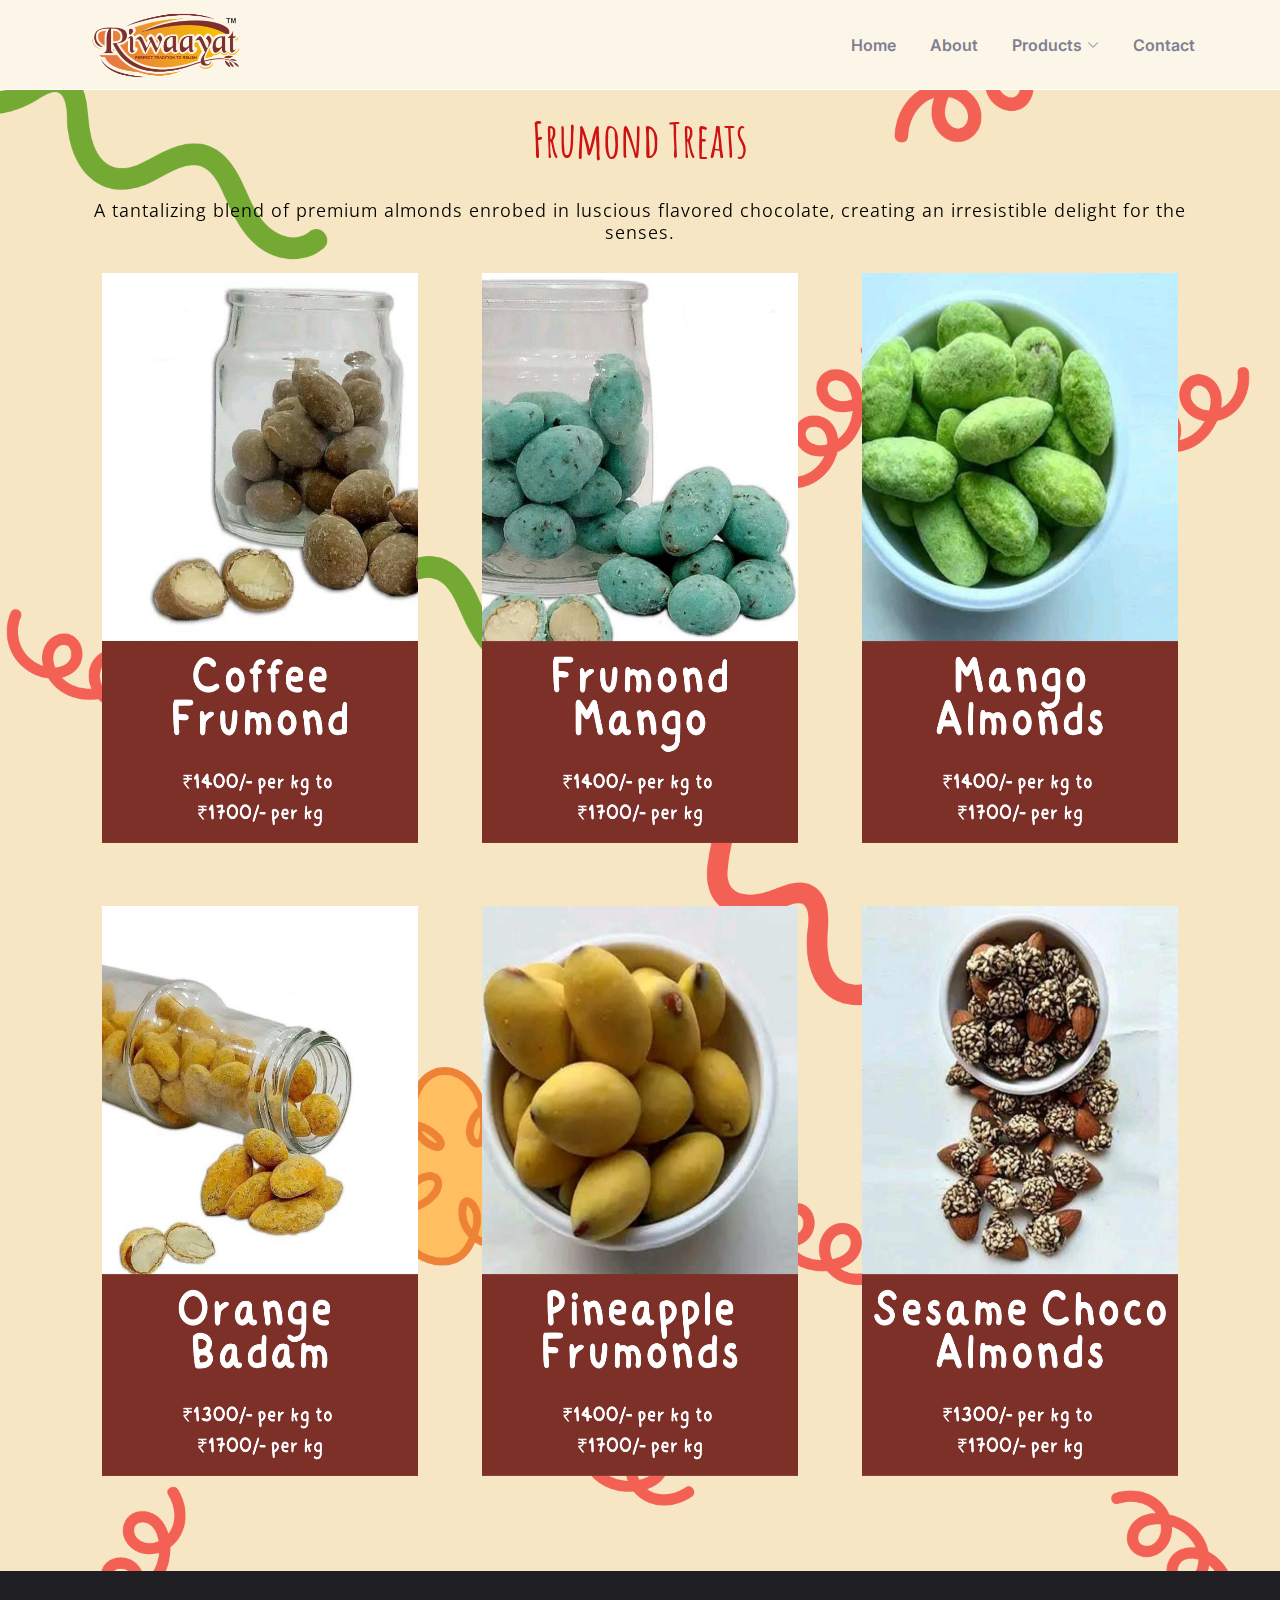
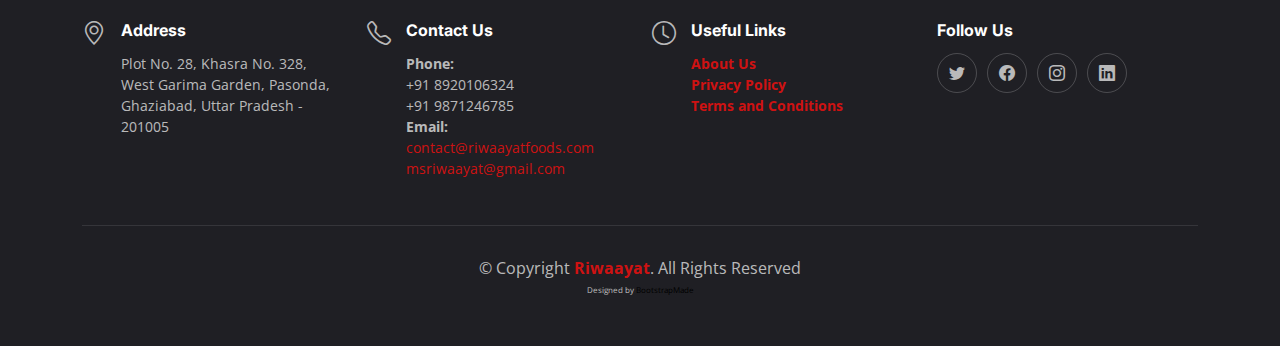
<file: frumond-treats.html>
<!DOCTYPE html>

<html lang="en">
<head>
  <meta charset="utf-8">
  <meta content="width=device-width, initial-scale=1.0" name="viewport">
  <title>Frumond Treats - Riwaayat Foods</title>
  <meta content="" name="description">
  <meta content="" name="keywords">
  <!-- Favicons -->
  <link href="assets/img/favicon-32x32.png" rel="icon">
  <link href="assets/img/apple-touch-icon.png" rel="apple-touch-icon">

  <!-- Google Fonts -->
  <link rel="preconnect" href="https://fonts.googleapis.com">
  <link rel="preconnect" href="https://fonts.gstatic.com" crossorigin>
  <link href="https://fonts.googleapis.com/css2?family=Open+Sans:ital,wght@0,300;0,400;0,500;0,600;0,700;1,300;1,400;1,600;1,700&family=Amatic+SC:ital,wght@0,300;0,400;0,500;0,600;0,700;1,300;1,400;1,500;1,600;1,700&family=Inter:ital,wght@0,300;0,400;0,500;0,600;0,700;1,300;1,400;1,500;1,600;1,700&display=swap" rel="stylesheet">


  <!-- Vendor CSS Files -->
  <link href="assets/vendor/bootstrap/css/bootstrap.min.css" rel="stylesheet">
  <link href="assets/vendor/bootstrap-icons/bootstrap-icons.css" rel="stylesheet">
  <link href="assets/vendor/aos/aos.css" rel="stylesheet">
  <link href="assets/vendor/glightbox/css/glightbox.min.css" rel="stylesheet">
  <link href="assets/vendor/swiper/swiper-bundle.min.css" rel="stylesheet">

  <!-- Template Main CSS File -->

  <link href="assets/css/main.css" rel="stylesheet">

</head>

<body>

  <!-- ======= Header ======= -->

  <header id="header" class="header fixed-top d-flex align-items-center">
    <div class="container d-flex align-items-center justify-content-between">
      <a href="index.html" class="logo d-flex align-items-center me-auto me-lg-0">

        <!-- Uncomment the line below if you also wish to use an image logo -->

        <img src="assets/img/logo.png" alt="">
		<!-- <h1>Riwaayat<span>.</span></h1> -->
      </a>
      <nav id="navbar" class="navbar">
        <ul>
          <li><a href="index.html">Home</a></li>
          <li><a href="about.html">About</a></li>
          <li class="dropdown"><a href="#"><span>Products</span> <i class="bi bi-chevron-down dropdown-indicator"></i></a>
            <ul>
              <li><a href="arabian-sweets.html">Arabian Sweets</a></li>
              <li><a href="expression-of-elegance.html">Expression of Elegance</a></li>
              <li><a href="cravebites-cookies.html">Cravebites Cookies</a></li>
              <li><a href="traditional-fusion-treats.html">Traditional Fusion Treats</a></li>
              <li><a href="berrylicious-bites.html">Berrylicious Bites</a></li>
              <li><a href="dazzledate-delight.html">DazzleDate Delight</a></li>
              <li><a href="wallyNutrilicious-delights.html">WallyNutrilicious Delights</a></li>
              <li><a href="frumond-treats.html">Frumond Treats</a></li>
              <li><a href="nuttylicious-wonders.html">Nuttylicious Wonders</a></li>
            </ul>
          </li>
          <li><a href="index.html#contact">Contact</a></li>
        </ul>
      </nav><!-- .navbar -->

      <i class="mobile-nav-toggle mobile-nav-show bi bi-list"></i>
      <i class="mobile-nav-toggle mobile-nav-hide d-none bi bi-x"></i>
    </div>
  </header><!-- End Header -->

  <main id="main">
    <!-- ======= Menu Section ======= -->
    <section id="menu" class="menu dazzle-bg">
      <div class="container" data-aos="fade-up">
        <div class="section-header">
			<br />
          <p><span>Frumond Treats</span></p>
		  <br />
		  <h3>A tantalizing blend of premium almonds enrobed in luscious flavored chocolate, creating an irresistible delight for the senses.</h3>
        </div>
        <div class="tab-content" data-aos="fade-up" data-aos-delay="300">
          <div class="tab-pane fade active show" id="menu-starters">
            <div class="row gy-5">

              <div class="col-lg-4 menu-item">
                <img src="assets/img/products/frumondTreats/Coffee-Frumond.jpg" class="menu-img img-fluid" alt="">
              </div><!-- Menu Item -->

              <div class="col-lg-4 menu-item">
                <img src="assets/img/products/frumondTreats/Frumond-Mango.jpg" class="menu-img img-fluid" alt="">
              </div><!-- Menu Item -->

              <div class="col-lg-4 menu-item">
                <img src="assets/img/products/frumondTreats/Mango-Almonds.jpg" class="menu-img img-fluid" alt="">
              </div><!-- Menu Item -->

              <div class="col-lg-4 menu-item">
                <img src="assets/img/products/frumondTreats/Orange-Badam.jpg" class="menu-img img-fluid" alt="">
              </div><!-- Menu Item -->

              <div class="col-lg-4 menu-item">
                <img src="assets/img/products/frumondTreats/Pineapple-Frumonds.jpg" class="menu-img img-fluid" alt="">
              </div><!-- Menu Item -->

              <div class="col-lg-4 menu-item">
                <img src="assets/img/products/frumondTreats/Sesame-Choco-Almonds.jpg" class="menu-img img-fluid" alt="">
              </div><!-- Menu Item -->

            </div>
          </div><!-- End Starter Menu Content -->
        </div>
      </div>
    </section><!-- End Menu Section -->

  </main><!-- End #main -->


  <!-- ======= Footer ======= -->

  <footer id="footer" class="footer">
    <div class="container">
      <div class="row gy-3">
        <div class="col-lg-3 col-md-6 d-flex">
          <i class="bi bi-geo-alt icon"></i>
          <div>
            <h4>Address</h4>
            <p>
              Plot No. 28, Khasra No. 328, West Garima Garden, Pasonda,<br />
             Ghaziabad, Uttar Pradesh - 201005 <br />
            </p>
          </div>
        </div>
        <div class="col-lg-3 col-md-6 footer-links d-flex">
          <i class="bi bi-telephone icon"></i>
          <div>
            <h4>Contact Us</h4>
            <p>
			    <strong>Phone:</strong><br> +91 8920106324<br>
              						        +91 9871246785<br>											<strong>Email:</strong><br> <a href="mailto:contact@riwaayatfoods.com">contact@riwaayatfoods.com</a><br>
			<a href="mailto:msriwaayat@gmail.com">msriwaayat@gmail.com</a><br>
            </p>
          </div>
        </div>
        <div class="col-lg-3 col-md-6 footer-links d-flex">
          <i class="bi bi-clock icon"></i>
          <div>
            <h4>Useful Links</h4>
            <p>
			<strong><a href="about.html">About Us</a></strong><br>
			<strong><a href="privacy.html">Privacy Policy</a></strong><br>
			<strong><a href="tos.html">Terms and Conditions</a></strong><br>
            </p>
          </div>
        </div>
        <div class="col-lg-3 col-md-6 footer-links">
          <h4>Follow Us</h4>
          <div class="social-links d-flex">
            <a href="https://twitter.com/riwaayatfoods" class="twitter"><i class="bi bi-twitter"></i></a>
            <a href="https://www.facebook.com/riwaayatfoods" class="facebook"><i class="bi bi-facebook"></i></a>
            <a href="https://www.instagram.com/riwaayatfoods/" class="instagram"><i class="bi bi-instagram"></i></a>
            <a href="https://www.linkedin.com/company/riwaayat-foods/" class="linkedin"><i class="bi bi-linkedin"></i></a>
          </div>
        </div>
      </div>
    </div>
    <div class="container">
      <div class="copyright">
		  &copy; Copyright <strong><span><a href="https://www.riwaayatfoods.com">Riwaayat</a></span></strong>. All Rights Reserved
      </div>
      <div class="credits">
		Designed by <a href="https://bootstrapmade.com/">BootstrapMade</a>
      </div>
    </div>
  </footer><!-- End Footer -->
  <!-- End Footer -->

  <a href="#" class="scroll-top d-flex align-items-center justify-content-center"><i class="bi bi-arrow-up-short"></i></a>

  <div id="preloader"></div>
  <!-- Vendor JS Files -->

  <script src="assets/vendor/bootstrap/js/bootstrap.bundle.min.js"></script>
  <script src="assets/vendor/aos/aos.js"></script>
  <script src="assets/vendor/glightbox/js/glightbox.min.js"></script>
  <script src="assets/vendor/purecounter/purecounter_vanilla.js"></script>
  <script src="assets/vendor/swiper/swiper-bundle.min.js"></script>
  <script src="assets/vendor/php-email-form/validate.js"></script>

  <!-- Template Main JS File -->

  <script src="assets/js/main.js"></script>
</body>
</html>
</file>
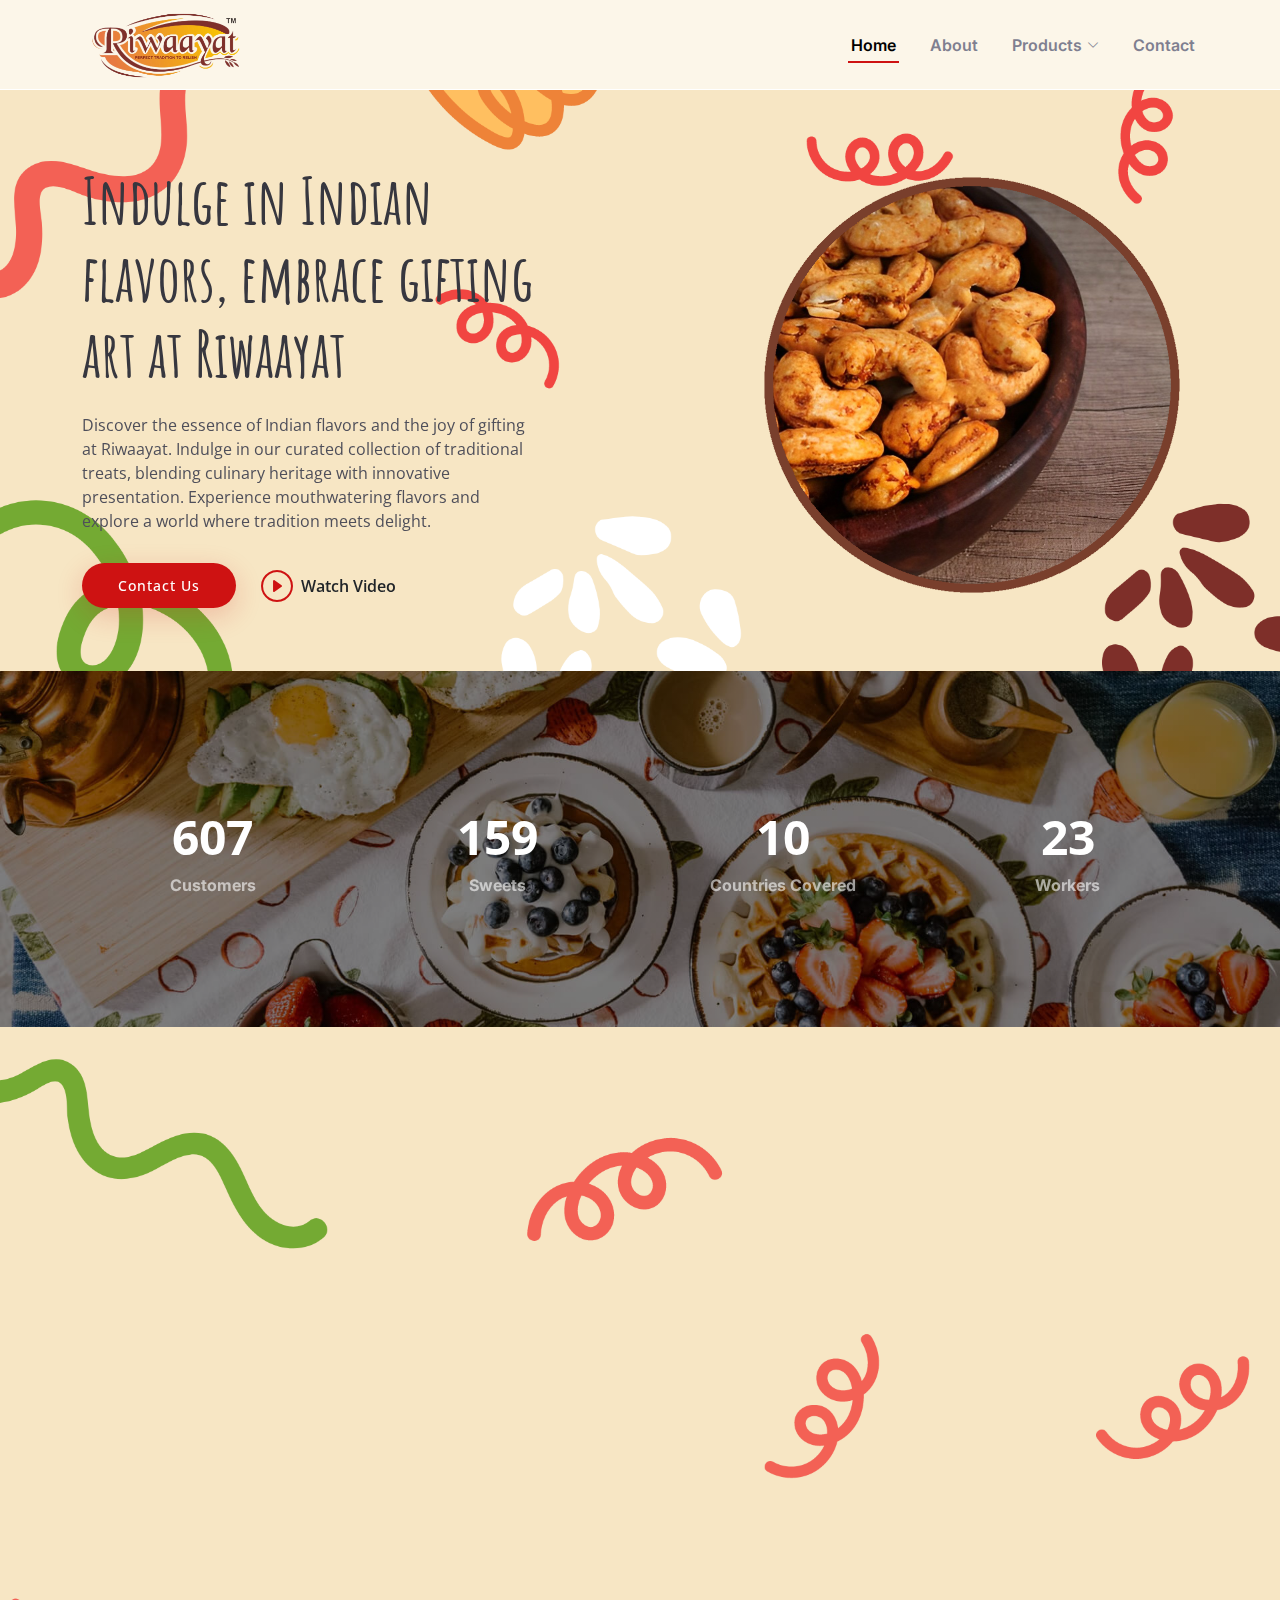
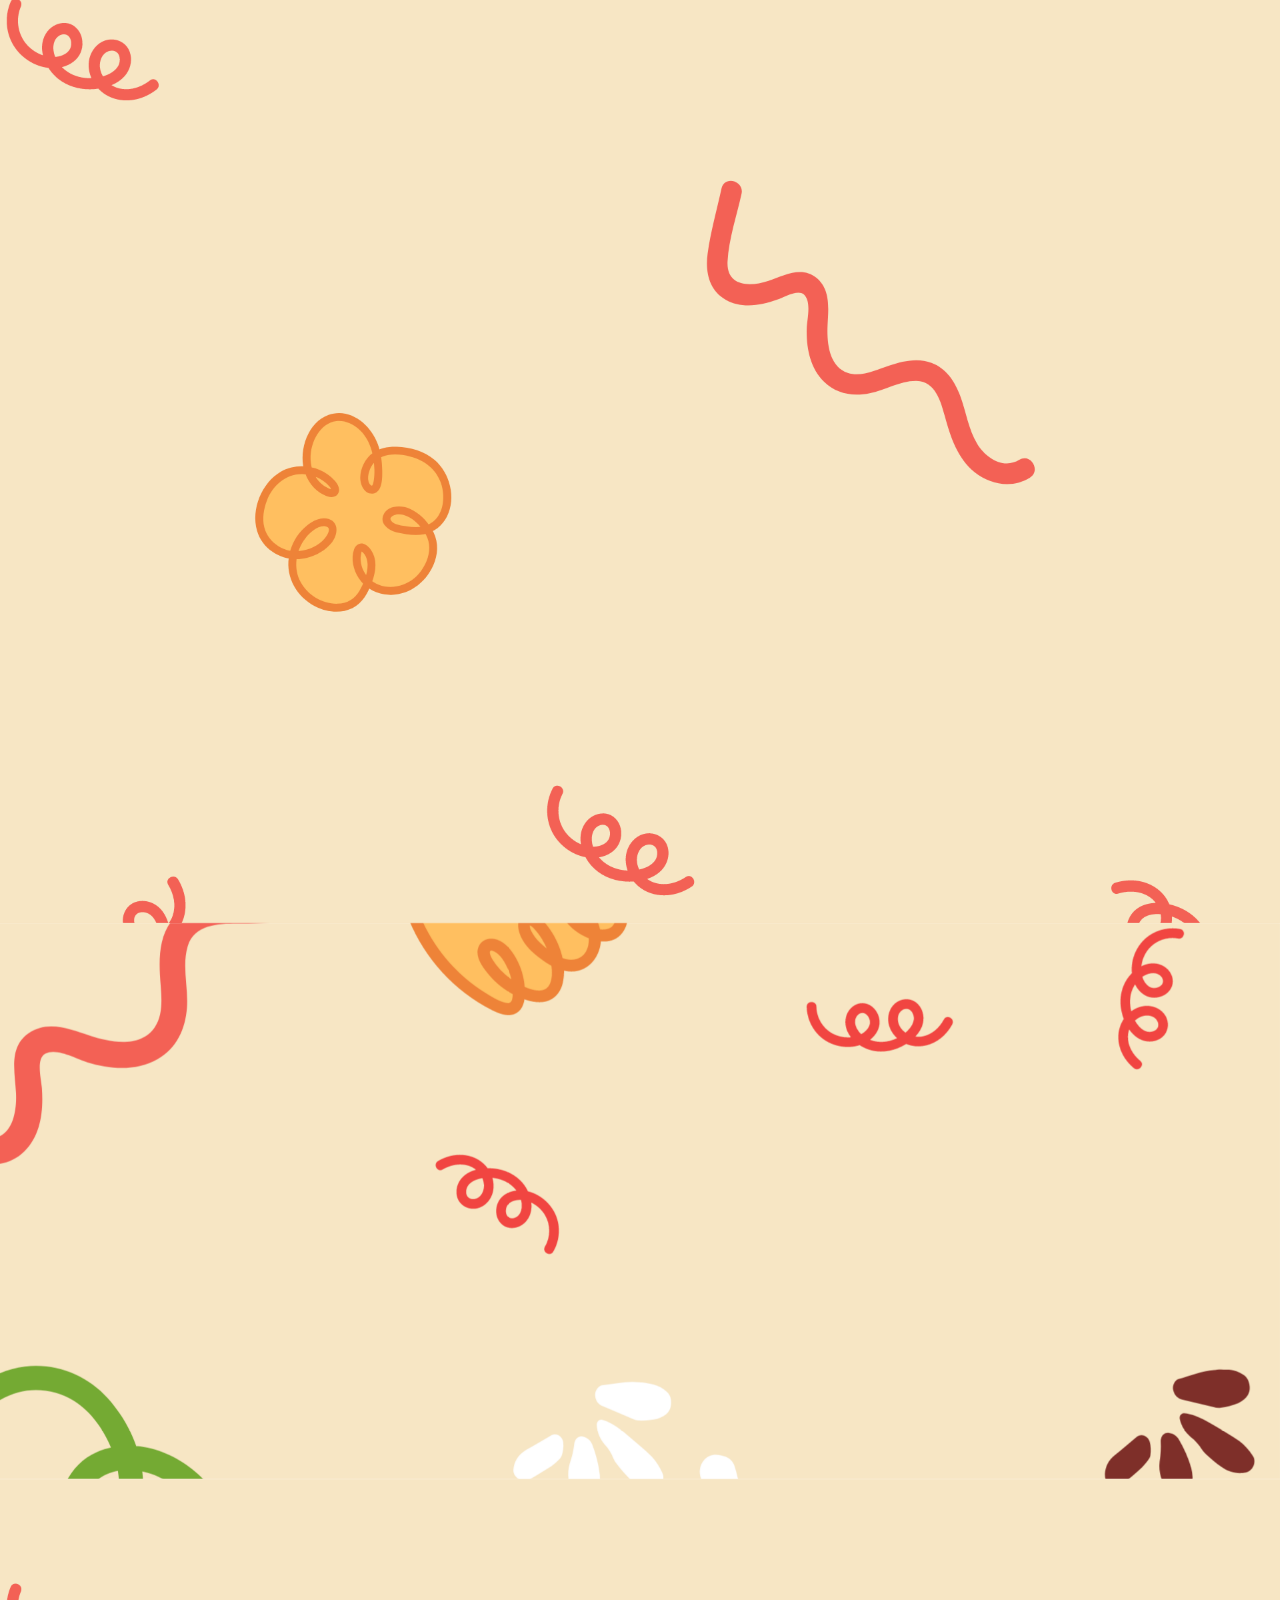
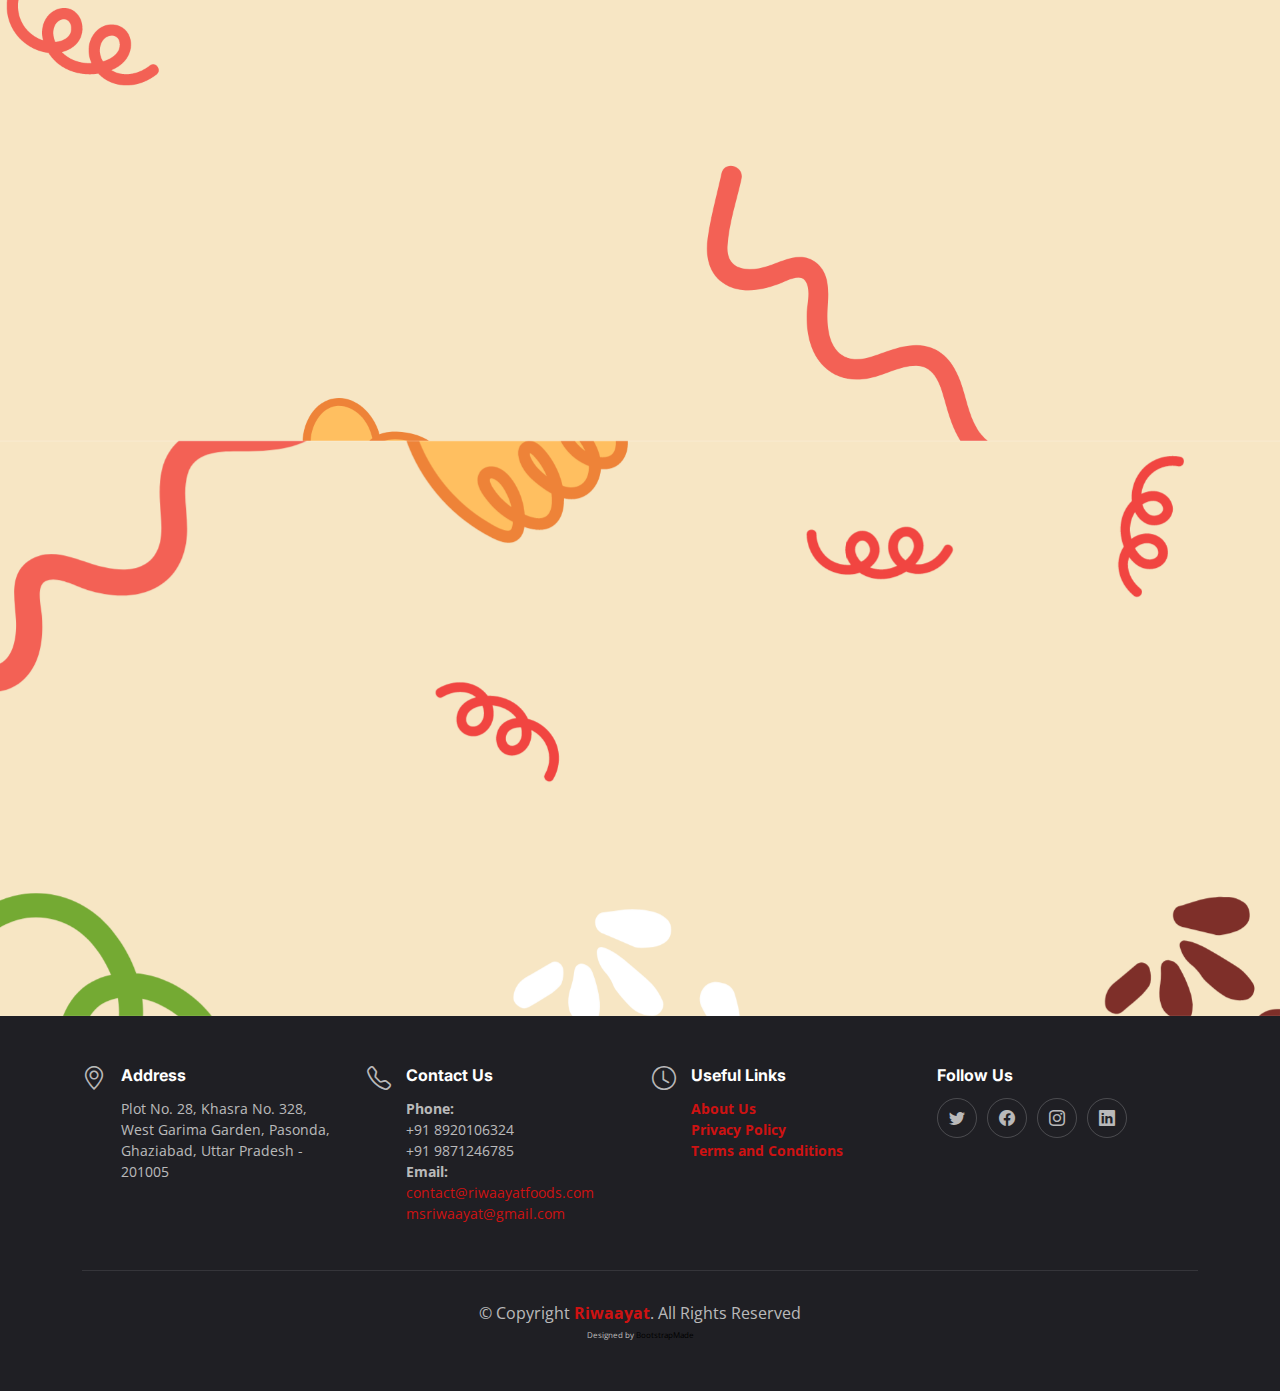
<file: index-old.html>
<!DOCTYPE html>
<html lang="en">

<head>
  <meta charset="utf-8">
  <meta content="width=device-width, initial-scale=1.0" name="viewport">

  <title>Riwaayat Foods</title>
  <meta content="" name="description">
  <meta content="" name="keywords">

  <!-- Favicons -->
  <link href="assets/img/favicon-32x32.png" rel="icon">
  <link href="assets/img/apple-touch-icon.png" rel="apple-touch-icon">

  <!-- Google Fonts -->
  <link rel="preconnect" href="https://fonts.googleapis.com">
  <link rel="preconnect" href="https://fonts.gstatic.com" crossorigin>
  <link href="https://fonts.googleapis.com/css2?family=Open+Sans:ital,wght@0,300;0,400;0,500;0,600;0,700;1,300;1,400;1,600;1,700&family=Amatic+SC:ital,wght@0,300;0,400;0,500;0,600;0,700;1,300;1,400;1,500;1,600;1,700&family=Inter:ital,wght@0,300;0,400;0,500;0,600;0,700;1,300;1,400;1,500;1,600;1,700&display=swap" rel="stylesheet">

  <!-- Vendor CSS Files -->
  <link href="assets/vendor/bootstrap/css/bootstrap.min.css" rel="stylesheet">
  <link href="assets/vendor/bootstrap-icons/bootstrap-icons.css" rel="stylesheet">
  <link href="assets/vendor/aos/aos.css" rel="stylesheet">
  <link href="assets/vendor/glightbox/css/glightbox.min.css" rel="stylesheet">
  <link href="assets/vendor/swiper/swiper-bundle.min.css" rel="stylesheet">

  <!-- Template Main CSS File -->
  <link href="assets/css/main.css" rel="stylesheet">

</head>

<body>

  <!-- ======= Header ======= -->
  <header id="header" class="header fixed-top d-flex align-items-center">
    <div class="container d-flex align-items-center justify-content-between">

      <a href="index.html" class="logo d-flex align-items-center me-auto me-lg-0">
        <!-- Uncomment the line below if you also wish to use an image logo -->
        <img src="assets/img/logo.png" alt="">
		<!-- <h1>Riwaayat<span>.</span></h1> -->
      </a>

      <nav id="navbar" class="navbar">
        <ul>
          <li><a href="#hero">Home</a></li>
          <li><a href="about.html">About</a></li>
          <li class="dropdown"><a href="#"><span>Products</span> <i class="bi bi-chevron-down dropdown-indicator"></i></a>
            <ul>
              <li><a href="arabian-sweets.html">Arabian Sweets</a></li>
              <li><a href="expression-of-elegance.html">Expression of Elegance</a></li>
              <li><a href="cravebites-cookies.html">Cravebites Cookies</a></li>
              <li><a href="traditional-fusion-treats.html">Traditional Fusion Treats</a></li>
              <li><a href="berrylicious-bites.html">Berrylicious Bites</a></li>
              <li><a href="dazzledate-delight.html">DazzleDate Delight</a></li>
            </ul>
          </li>
          <li><a href="#contact">Contact</a></li>
        </ul>
      </nav><!-- .navbar -->
      <i class="mobile-nav-toggle mobile-nav-show bi bi-list"></i>
      <i class="mobile-nav-toggle mobile-nav-hide d-none bi bi-x"></i>

    </div>
  </header><!-- End Header -->

  <!-- ======= Hero Section ======= -->
  <section id="hero" class="hero d-flex align-items-center section-bg">
    <div class="container">
      <div class="row justify-content-between gy-5">
        <div class="col-lg-5 order-2 order-lg-1 d-flex flex-column justify-content-center align-items-center align-items-lg-start text-center text-lg-start">
          <h2 data-aos="fade-up">Indulge in Indian flavors, embrace gifting art at Riwaayat</h2>
          <p data-aos="fade-up" data-aos-delay="100">Discover the essence of Indian flavors and the joy of gifting at Riwaayat. Indulge in our curated collection of traditional treats, blending culinary heritage with innovative presentation. Experience mouthwatering flavors and explore a world where tradition meets delight.</p>
          <div class="d-flex" data-aos="fade-up" data-aos-delay="200">
            <a href="#contact" class="btn-book-a-table">Contact Us</a>
            <a href="https://www.youtube.com/watch?v=LXb3EKWsInQ" class="glightbox btn-watch-video d-flex align-items-center"><i class="bi bi-play-circle"></i><span>Watch Video</span></a>
          </div>
        </div>
        <div class="col-lg-5 order-1 order-lg-2 text-center text-lg-start">
          <img src="assets/img/hero-img.png" class="img-fluid" alt="" data-aos="zoom-out" data-aos-delay="300">
        </div>
      </div>
    </div>
  </section><!-- End Hero Section -->

  <main id="main">

    <!-- ======= Stats Counter Section ======= -->
    <section id="stats-counter" class="stats-counter">
      <div class="container" data-aos="zoom-out">

        <div class="row gy-4">

          <div class="col-lg-3 col-md-6">
            <div class="stats-item text-center w-100 h-100">
              <span data-purecounter-start="0" data-purecounter-end="832" data-purecounter-duration="1" class="purecounter"></span>
              <p>Customers</p>
            </div>
          </div><!-- End Stats Item -->

          <div class="col-lg-3 col-md-6">
            <div class="stats-item text-center w-100 h-100">
              <span data-purecounter-start="0" data-purecounter-end="221" data-purecounter-duration="1" class="purecounter"></span>
              <p>Sweets</p>
            </div>
          </div><!-- End Stats Item -->

          <div class="col-lg-3 col-md-6">
            <div class="stats-item text-center w-100 h-100">
              <span data-purecounter-start="0" data-purecounter-end="14" data-purecounter-duration="1" class="purecounter"></span>
              <p>Countries Covered</p>
            </div>
          </div><!-- End Stats Item -->

          <div class="col-lg-3 col-md-6">
            <div class="stats-item text-center w-100 h-100">
              <span data-purecounter-start="0" data-purecounter-end="32" data-purecounter-duration="1" class="purecounter"></span>
              <p>Workers</p>
            </div>
          </div><!-- End Stats Item -->

        </div>

      </div>
    </section><!-- End Stats Counter Section -->

    <!-- ======= Menu Section ======= -->
    <section id="menu" class="menu random-class">
      <div class="container" data-aos="fade-up">

        <div class="section-header">
          <h2>Our Menu</h2>
          <p>Check Our <span>Yummy Sweets</span></p>
        </div>


        <div class="tab-content" data-aos="fade-up" data-aos-delay="300">

          <div class="tab-pane fade active show" id="menu-starters">

            <div class="row gy-5">

              <div class="col-lg-4 menu-item">
                <a href="expression-of-elegance.html"><img src="assets/img/menu/1.jpg" class="menu-img img-fluid" alt=""></a>
              </div><!-- Menu Item -->

              <div class="col-lg-4 menu-item">
                <a href="arabian-sweets.html"><img src="assets/img/menu/2.jpg" class="menu-img img-fluid" alt=""></a>
              </div><!-- Menu Item -->

              <div class="col-lg-4 menu-item">
                <a href="cravebites-cookies.html"><img src="assets/img/menu/3.jpg" class="menu-img img-fluid" alt=""></a>
              </div><!-- Menu Item -->

              <div class="col-lg-4 menu-item">
                <a href="traditional-fusion-treats.html"><img src="assets/img/menu/4.jpg" class="menu-img img-fluid" alt=""></a>
              </div><!-- Menu Item -->

              <div class="col-lg-4 menu-item">
                <a href="berrylicious-bites.html"><img src="assets/img/menu/5.jpg" class="menu-img img-fluid" alt=""></a>
              </div><!-- Menu Item -->

              <div class="col-lg-4 menu-item">
                <a href="dazzledate-delight.html"><img src="assets/img/menu/6.jpg" class="menu-img img-fluid" alt=""></a>
              </div><!-- Menu Item -->
            </div>
          </div><!-- End Starter Menu Content -->
        </div>
      </div>
    </section><!-- End Menu Section -->

    <!-- ======= Testimonials Section ======= -->
    <section id="testimonials" class="testimonials section-bg">
      <div class="container" data-aos="fade-up">

        <div class="section-header">
          <h2>Testimonials</h2>
          <p>What Are They <span>Saying About Us</span></p>
        </div>

        <div class="slides-1 swiper" data-aos="fade-up" data-aos-delay="100">
          <div class="swiper-wrapper">

            <div class="swiper-slide">
              <div class="testimonial-item">
                <div class="row gy-4 justify-content-center">
                  <div class="col-lg-6">
                    <div class="testimonial-content">
                      <p>
                        <i class="bi bi-quote quote-icon-left"></i>
                       Delicious fruity treats bursting with flavor! The tangy blueberry bombs and zesty lemon cranberry bites are a delightful indulgence. The packaging is good, though it could be improved. Overall, I highly recommend these fruity bites for a satisfying and flavorful snack experience.
                        <i class="bi bi-quote quote-icon-right"></i>
                      </p>
                      <h3>Nikhil</h3>
                    </div>
                  </div>
                       </div>
              </div>
            </div><!-- End testimonial item -->

            <div class="swiper-slide">
              <div class="testimonial-item">
                <div class="row gy-4 justify-content-center">
                  <div class="col-lg-6">
                    <div class="testimonial-content">
                      <p>
                        <i class="bi bi-quote quote-icon-left"></i>
                       A heavenly fusion of flavors! The combination of chocolate-covered almonds, yogurt-coated cranberries, and stuffed dates is pure indulgence. Perfectly balanced and beautifully presented, these delights are a delightful treat for yourself or as a gift for someone special. Highly recommended for those with a sweet tooth!
                        <i class="bi bi-quote quote-icon-right"></i>
                      </p>
                      <h3>Lavish</h3>
                    </div>
                  </div>
                </div>
              </div>
            </div><!-- End testimonial item -->

            <div class="swiper-slide">
              <div class="testimonial-item">
                <div class="row gy-4 justify-content-center">
                  <div class="col-lg-6">
                    <div class="testimonial-content">
                      <p>
                        <i class="bi bi-quote quote-icon-left"></i>
                        Spice up your snacking with these bold and flavorful savories! The Pizza Paare and Pizzaschew cashews offer a unique twist on traditional snacks. The flavors are robust and satisfying. The only downside is that the portion sizes could be a bit larger. Nevertheless, these savories are a great choice for those seeking a tasty and savory snacking option.
                        <i class="bi bi-quote quote-icon-right"></i>
                      </p>
                      <h3>Ravi</h3>
                    </div>
                  </div>
                </div>
              </div>
            </div><!-- End testimonial item -->

           <div class="swiper-slide">
              <div class="testimonial-item">
                <div class="row gy-4 justify-content-center">
                  <div class="col-lg-6">
                    <div class="testimonial-content">
                      <p>
                        <i class="bi bi-quote quote-icon-left"></i>
                        A delightful fusion of desi and international flavors! The Fusion Katlis, Mocktail Ladoos, Tangy Mathri, and Oregano Gur Paare offer a burst of unique tastes. Perfect for those craving a flavorful snacking experience. Highly recommended for adventurous palates!
                        <i class="bi bi-quote quote-icon-right"></i>
                      </p>
                      <h3>Pradeep</h3>
                    </div>
                  </div>
                 </div>
              </div>
		   </div> <!-- End testimonial item -->

          </div>
          <div class="swiper-pagination"></div>
        </div>

      </div>
    </section><!-- End Testimonials Section -->

    <!-- ======= Gallery Section ======= -->
    <section id="gallery" class="gallery random-class">
      <div class="container" data-aos="fade-up">

        <div class="section-header">
          <h2>gallery</h2>
          <p>Check <span>Our Gallery</span></p>
        </div>

        <div class="gallery-slider swiper">
          <div class="swiper-wrapper align-items-center">
            <div class="swiper-slide"><a class="glightbox" data-gallery="images-gallery" href="assets/img/gallery/gallery-1.jpg"><img src="assets/img/gallery/gallery-1.jpg" class="img-fluid" alt=""></a></div>
            <div class="swiper-slide"><a class="glightbox" data-gallery="images-gallery" href="assets/img/gallery/gallery-2.jpg"><img src="assets/img/gallery/gallery-2.jpg" class="img-fluid" alt=""></a></div>
            <div class="swiper-slide"><a class="glightbox" data-gallery="images-gallery" href="assets/img/gallery/gallery-3.jpg"><img src="assets/img/gallery/gallery-3.jpg" class="img-fluid" alt=""></a></div>
            <div class="swiper-slide"><a class="glightbox" data-gallery="images-gallery" href="assets/img/gallery/gallery-4.jpg"><img src="assets/img/gallery/gallery-4.jpg" class="img-fluid" alt=""></a></div>
            <div class="swiper-slide"><a class="glightbox" data-gallery="images-gallery" href="assets/img/gallery/gallery-5.jpg"><img src="assets/img/gallery/gallery-5.jpg" class="img-fluid" alt=""></a></div>
            <div class="swiper-slide"><a class="glightbox" data-gallery="images-gallery" href="assets/img/gallery/gallery-6.jpg"><img src="assets/img/gallery/gallery-6.jpg" class="img-fluid" alt=""></a></div>
            <div class="swiper-slide"><a class="glightbox" data-gallery="images-gallery" href="assets/img/gallery/gallery-7.jpg"><img src="assets/img/gallery/gallery-7.jpg" class="img-fluid" alt=""></a></div>
            <div class="swiper-slide"><a class="glightbox" data-gallery="images-gallery" href="assets/img/gallery/gallery-8.jpg"><img src="assets/img/gallery/gallery-8.jpg" class="img-fluid" alt=""></a></div>
          </div>
          <div class="swiper-pagination"></div>
        </div>

      </div>
    </section><!-- End Gallery Section -->

    <!-- ======= Contact Section ======= -->
    <section id="contact" class="contact section-bg">
      <div class="container" data-aos="fade-up">

        <div class="section-header">
          <h2>Contact</h2>
          <p>Need Help? <span>Contact Us</span></p>
        </div>
        <div class="row gy-4">

          <div class="col-md-6">
            <div class="info-item  d-flex align-items-center">
              <i class="icon bi bi-map flex-shrink-0"></i>
              <div>
                <h3>Our Address</h3>
                <p>Plot No. 28, Khasra No. 328, West Garima Garden,</p>
                <p>Pasonda, Ghaziabad, Uttar Pradesh - 201005</p>
              </div>
            </div>
          </div><!-- End Info Item -->

          <div class="col-md-6">
            <div class="info-item d-flex align-items-center">
              <i class="icon bi bi-envelope flex-shrink-0"></i>
              <div>
                <h3>Email Us</h3>
                <p>contact@riwaayatfoods.com</p>
                <p>msriwaayat@gmail.com</p>
              </div>
            </div>
          </div><!-- End Info Item -->

          <div class="col-md-6">
            <div class="info-item  d-flex align-items-center">
              <i class="icon bi bi-telephone flex-shrink-0"></i>
              <div>
                <h3>Call Us</h3>
                <p>+91 8920106324</p>
                <p>+91 9871246785</p>
              </div>
            </div>
          </div><!-- End Info Item -->

          <div class="col-md-6">
            <div class="info-item  d-flex align-items-center">
              <i class="icon bi bi-share flex-shrink-0"></i>
              <div>
                <h3>Opening Hours</h3>
                <div><strong>Mon-Sat:</strong> 11AM - 23PM;
                  <strong>Sunday:</strong> Closed
                </div>
              </div>
            </div>
          </div><!-- End Info Item -->

        </div>

      </div>
    </section><!-- End Contact Section -->

  </main><!-- End #main -->

  <!-- ======= Footer ======= -->
  <footer id="footer" class="footer">

    <div class="container">
      <div class="row gy-3">
        <div class="col-lg-3 col-md-6 d-flex">
          <i class="bi bi-geo-alt icon"></i>
          <div>
            <h4>Address</h4>
            <p>
              Plot No. 28, Khasra No. 328, West Garima Garden, Pasonda,<br>
              Ghaziabad, Uttar Pradesh - 201005 <br>
            </p>
          </div>

        </div>

        <div class="col-lg-3 col-md-6 footer-links d-flex">
          <i class="bi bi-telephone icon"></i>
          <div>
            <h4>Contact Us</h4>
            <p>
			    <strong>Phone:</strong><br> +91 8920106324<br>
              						        +91 9871246785<br>											<strong>Email:</strong><br> <a href="mailto:contact@riwaayatfoods.com">contact@riwaayatfoods.com</a><br>
			<a href="mailto:msriwaayat@gmail.com">msriwaayat@gmail.com</a><br>
            </p>
         </div>
        </div>

        <div class="col-lg-3 col-md-6 footer-links d-flex">
          <i class="bi bi-clock icon"></i>
          <div>
            <h4>Useful Links</h4>
            <p>
			<strong><a href="about.html">About Us</a></strong><br>
			<strong><a href="privacy.html">Privacy Policy</a></strong><br>
			<strong><a href="tos.html">Terms and Conditions</a></strong><br>
            </p>
          </div>
        </div>

        <div class="col-lg-3 col-md-6 footer-links">
          <h4>Follow Us</h4>
          <div class="social-links d-flex">
            <a href="https://twitter.com/riwaayatfoods" class="twitter"><i class="bi bi-twitter"></i></a>
            <a href="https://www.facebook.com/riwaayatfoods" class="facebook"><i class="bi bi-facebook"></i></a>
            <a href="https://www.instagram.com/riwaayatfoods/" class="instagram"><i class="bi bi-instagram"></i></a>
            <a href="https://www.linkedin.com/company/riwaayat-foods/" class="linkedin"><i class="bi bi-linkedin"></i></a>
          </div>
        </div>

      </div>
    </div>

    <div class="container">
      <div class="copyright">
		  &copy; Copyright <strong><span><a href="https://www.riwaayatfoods.com">Riwaayat</a></span></strong>. All Rights Reserved
      </div>
      <div class="credits">
		Designed by <a href="https://bootstrapmade.com/">BootstrapMade</a>
      </div>
    </div>

  </footer><!-- End Footer -->
  <!-- End Footer -->

  <a href="#" class="scroll-top d-flex align-items-center justify-content-center"><i class="bi bi-arrow-up-short"></i></a>

  <div id="preloader"></div>

  <!-- Vendor JS Files -->
  <script src="assets/vendor/bootstrap/js/bootstrap.bundle.min.js"></script>
  <script src="assets/vendor/aos/aos.js"></script>
  <script src="assets/vendor/glightbox/js/glightbox.min.js"></script>
  <script src="assets/vendor/purecounter/purecounter_vanilla.js"></script>
  <script src="assets/vendor/swiper/swiper-bundle.min.js"></script>
  <script src="assets/vendor/php-email-form/validate.js"></script>

  <!-- Template Main JS File -->
  <script src="assets/js/main.js"></script>

</body>

</html>
</file>
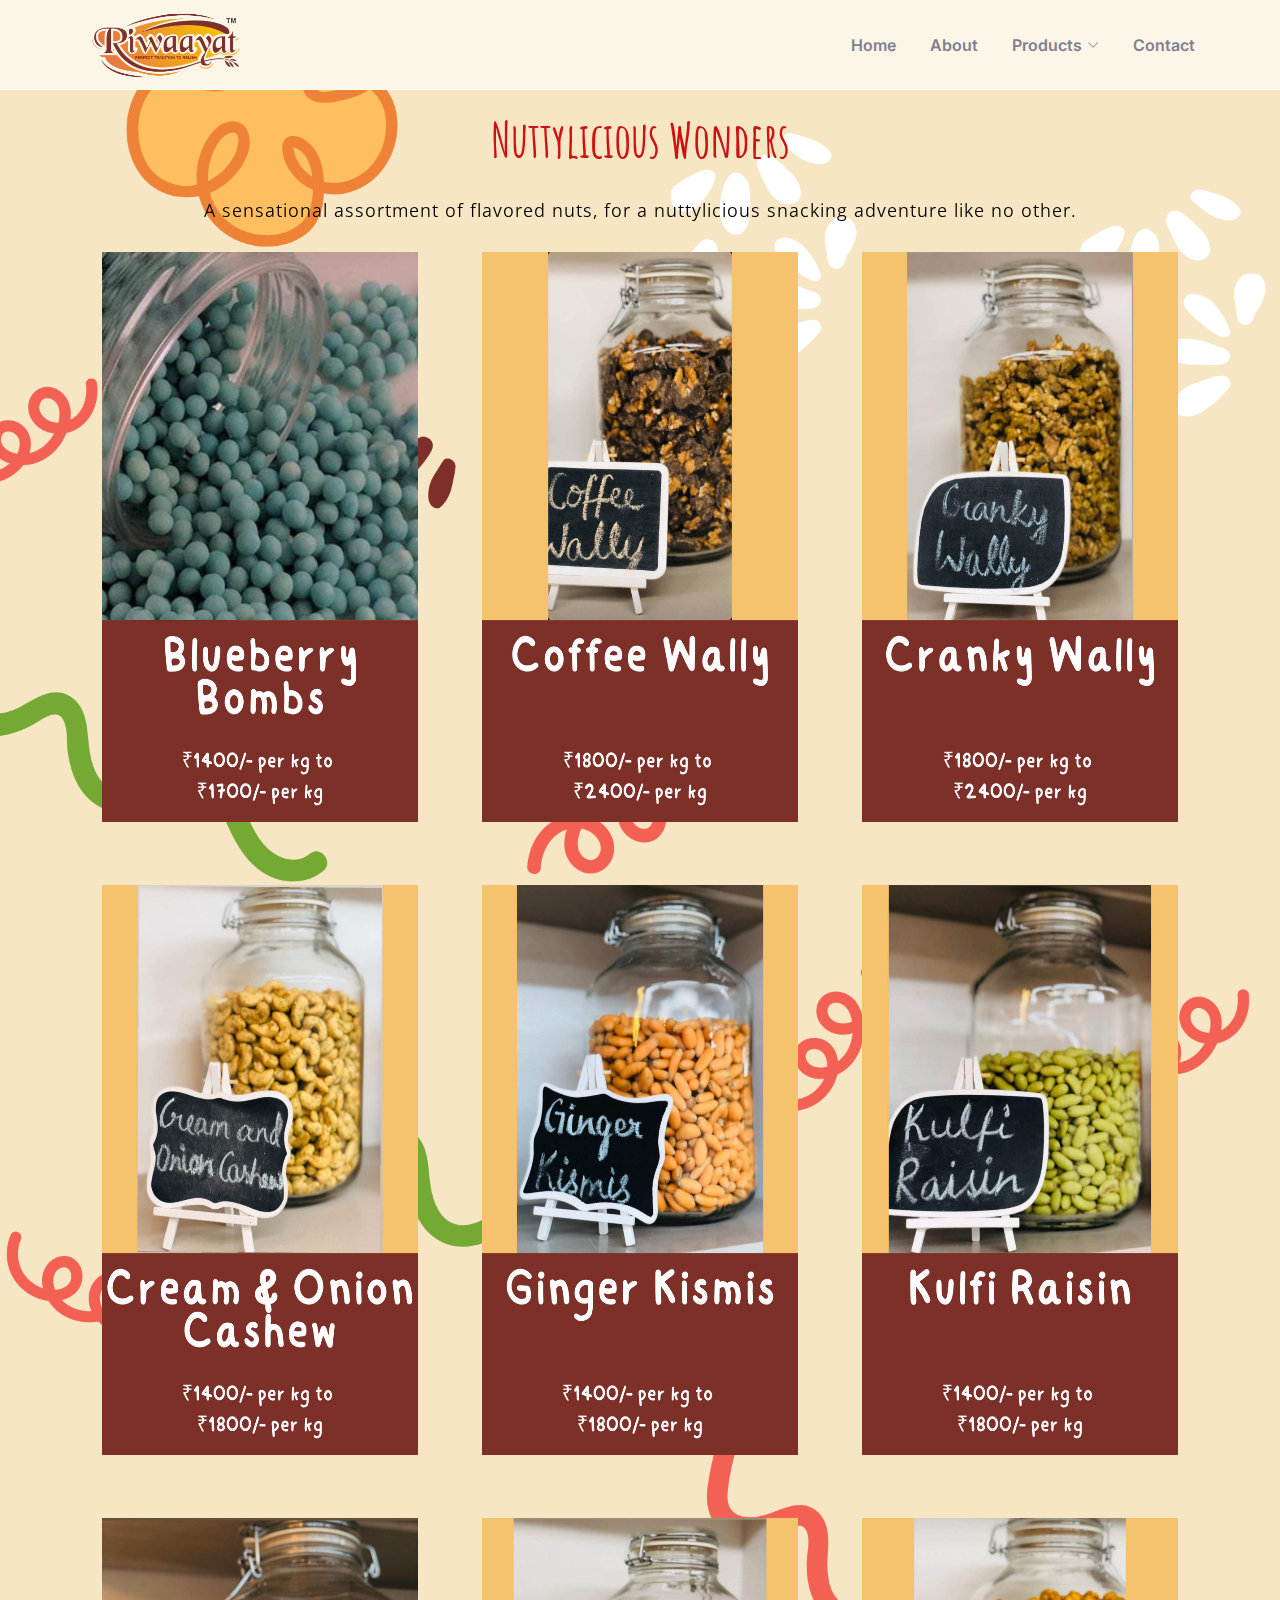
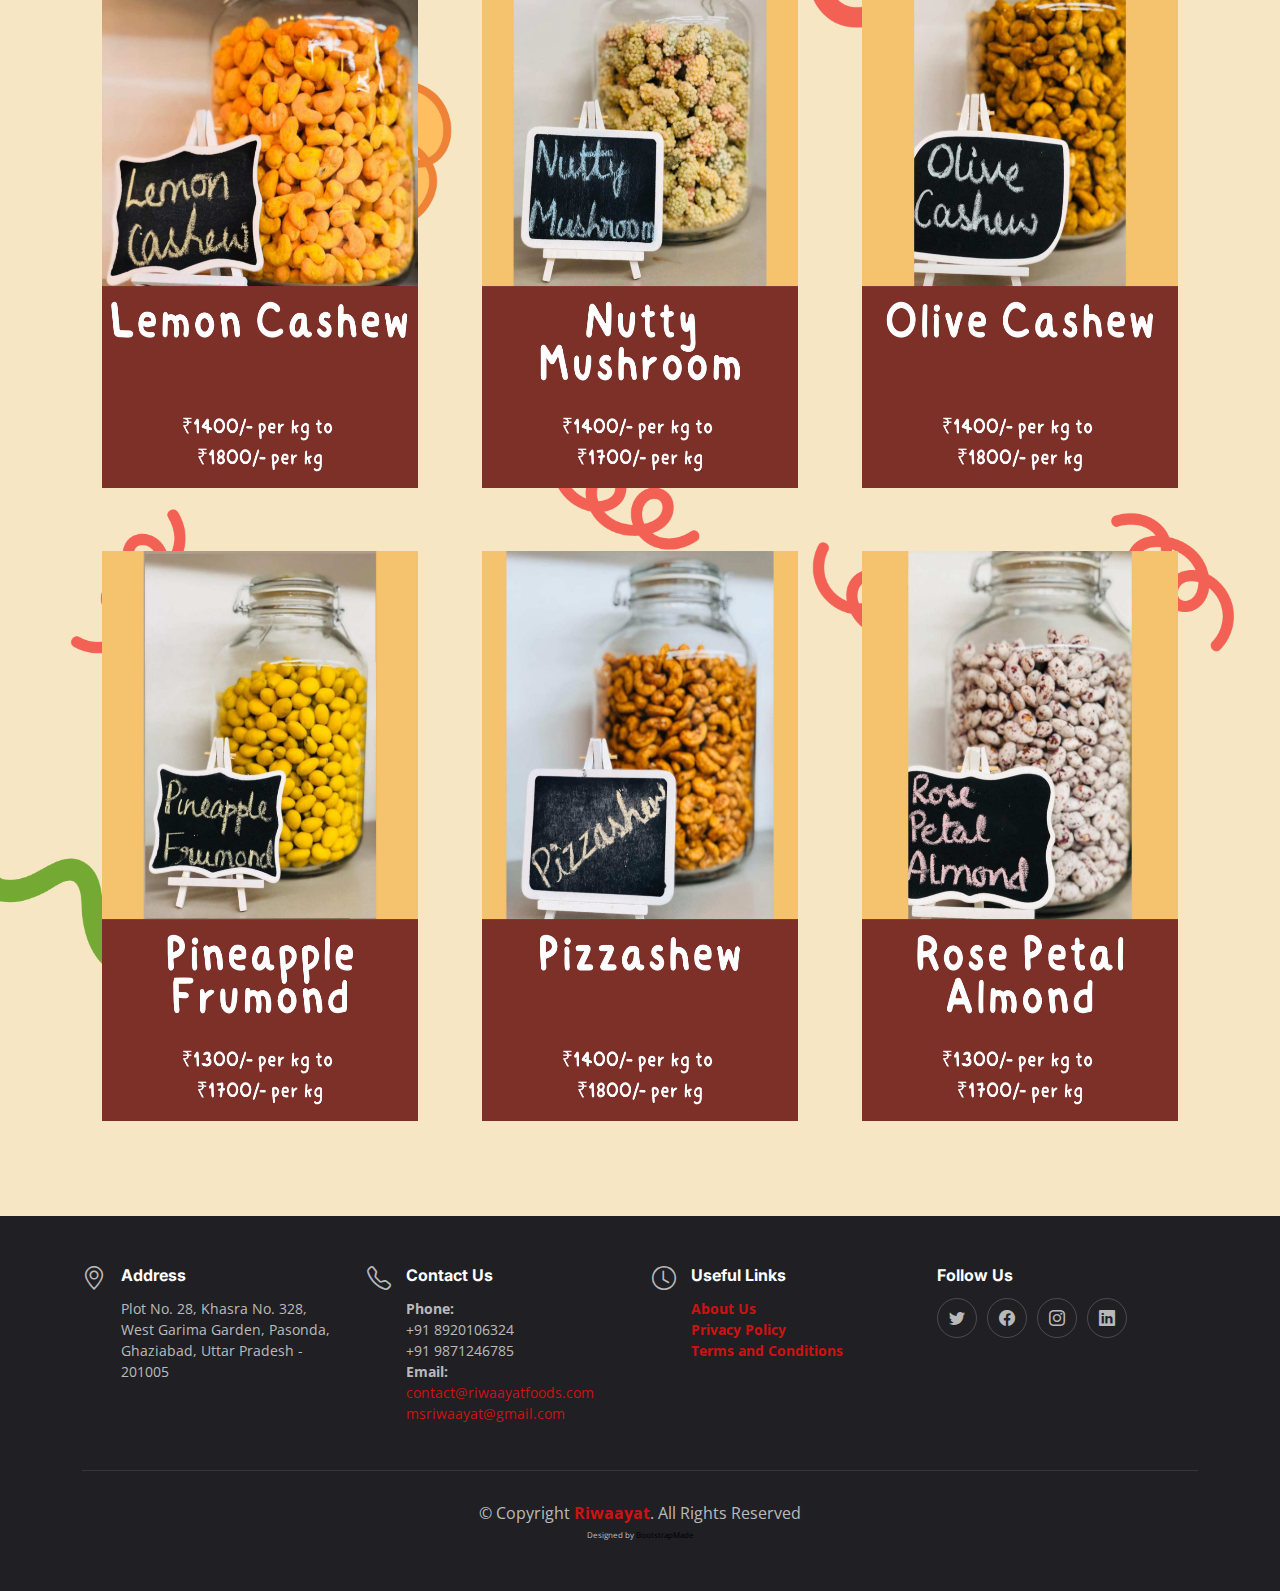
<file: nuttylicious-wonders.html>
<!DOCTYPE html>

<html lang="en">
<head>
  <meta charset="utf-8">
  <meta content="width=device-width, initial-scale=1.0" name="viewport">
  <title>Nuttylicious Wonders - Riwaayat Foods</title>
  <meta content="" name="description">
  <meta content="" name="keywords">
  <!-- Favicons -->
  <link href="assets/img/favicon-32x32.png" rel="icon">
  <link href="assets/img/apple-touch-icon.png" rel="apple-touch-icon">

  <!-- Google Fonts -->
  <link rel="preconnect" href="https://fonts.googleapis.com">
  <link rel="preconnect" href="https://fonts.gstatic.com" crossorigin>
  <link href="https://fonts.googleapis.com/css2?family=Open+Sans:ital,wght@0,300;0,400;0,500;0,600;0,700;1,300;1,400;1,600;1,700&family=Amatic+SC:ital,wght@0,300;0,400;0,500;0,600;0,700;1,300;1,400;1,500;1,600;1,700&family=Inter:ital,wght@0,300;0,400;0,500;0,600;0,700;1,300;1,400;1,500;1,600;1,700&display=swap" rel="stylesheet">


  <!-- Vendor CSS Files -->
  <link href="assets/vendor/bootstrap/css/bootstrap.min.css" rel="stylesheet">
  <link href="assets/vendor/bootstrap-icons/bootstrap-icons.css" rel="stylesheet">
  <link href="assets/vendor/aos/aos.css" rel="stylesheet">
  <link href="assets/vendor/glightbox/css/glightbox.min.css" rel="stylesheet">
  <link href="assets/vendor/swiper/swiper-bundle.min.css" rel="stylesheet">

  <!-- Template Main CSS File -->

  <link href="assets/css/main.css" rel="stylesheet">

</head>

<body>

  <!-- ======= Header ======= -->

  <header id="header" class="header fixed-top d-flex align-items-center">
    <div class="container d-flex align-items-center justify-content-between">
      <a href="index.html" class="logo d-flex align-items-center me-auto me-lg-0">

        <!-- Uncomment the line below if you also wish to use an image logo -->

        <img src="assets/img/logo.png" alt="">
		<!-- <h1>Riwaayat<span>.</span></h1> -->
      </a>
      <nav id="navbar" class="navbar">
        <ul>
          <li><a href="index.html">Home</a></li>
          <li><a href="about.html">About</a></li>
          <li class="dropdown"><a href="#"><span>Products</span> <i class="bi bi-chevron-down dropdown-indicator"></i></a>
            <ul>
              <li><a href="arabian-sweets.html">Arabian Sweets</a></li>
              <li><a href="expression-of-elegance.html">Expression of Elegance</a></li>
              <li><a href="cravebites-cookies.html">Cravebites Cookies</a></li>
              <li><a href="traditional-fusion-treats.html">Traditional Fusion Treats</a></li>
              <li><a href="berrylicious-bites.html">Berrylicious Bites</a></li>
              <li><a href="dazzledate-delight.html">DazzleDate Delight</a></li>
              <li><a href="wallyNutrilicious-delights.html">WallyNutrilicious Delights</a></li>
              <li><a href="frumond-treats.html">Frumond Treats</a></li>
              <li><a href="nuttylicious-wonders.html">Nuttylicious Wonders</a></li>
            </ul>
          </li>
          <li><a href="index.html#contact">Contact</a></li>
        </ul>
      </nav><!-- .navbar -->

      <i class="mobile-nav-toggle mobile-nav-show bi bi-list"></i>
      <i class="mobile-nav-toggle mobile-nav-hide d-none bi bi-x"></i>
    </div>
  </header><!-- End Header -->

  <main id="main">
    <!-- ======= Menu Section ======= -->
    <section id="menu" class="menu arabian-bg">
      <div class="container" data-aos="fade-up">
        <div class="section-header">
			    <br />
          <p><span>Nuttylicious Wonders</span></p>
		      <br />
		      <h3>A sensational assortment of flavored nuts, for a nuttylicious snacking adventure like no other.</h3>
        </div>
        <div class="tab-content" data-aos="fade-up" data-aos-delay="300">
          <div class="tab-pane fade active show" id="menu-starters">
            <div class="row gy-5">

              <div class="col-lg-4 menu-item">
                <img src="assets/img/products/PerfectTraditionToRelish/Blueberry-Bombs.jpg" class="menu-img img-fluid" alt="">
              </div><!-- Menu Item -->

              <div class="col-lg-4 menu-item">
                <img src="assets/img/products/PerfectTraditionToRelish/Coffee-Wally.jpg" class="menu-img img-fluid" alt="">
              </div><!-- Menu Item -->

              <div class="col-lg-4 menu-item">
                <img src="assets/img/products/PerfectTraditionToRelish/Cranky-Wally.jpg" class="menu-img img-fluid" alt="">
              </div><!-- Menu Item -->


              <div class="col-lg-4 menu-item">
                <img src="assets/img/products/PerfectTraditionToRelish/Cream-Onion-Cashew.jpg" class="menu-img img-fluid" alt="">
              </div><!-- Menu Item -->


              <div class="col-lg-4 menu-item">
                <img src="assets/img/products/PerfectTraditionToRelish/Ginger-Kismis.jpg" class="menu-img img-fluid" alt="">
              </div><!-- Menu Item -->


              <div class="col-lg-4 menu-item">
                <img src="assets/img/products/PerfectTraditionToRelish/Kulfi-Raisin.jpg" class="menu-img img-fluid" alt="">
              </div><!-- Menu Item -->


              <div class="col-lg-4 menu-item">
                <img src="assets/img/products/PerfectTraditionToRelish/Lemon-Cashew.jpg" class="menu-img img-fluid" alt="">
              </div><!-- Menu Item -->


              <div class="col-lg-4 menu-item">
                <img src="assets/img/products/PerfectTraditionToRelish/Nutty-Mushroom.jpg" class="menu-img img-fluid" alt="">
              </div><!-- Menu Item -->


              <div class="col-lg-4 menu-item">
                <img src="assets/img/products/PerfectTraditionToRelish/Olive-Cashew.jpg" class="menu-img img-fluid" alt="">
              </div><!-- Menu Item -->


              <div class="col-lg-4 menu-item">
                <img src="assets/img/products/PerfectTraditionToRelish/Pineapple-Frumond.jpg" class="menu-img img-fluid" alt="">
              </div><!-- Menu Item -->


              <div class="col-lg-4 menu-item">
                <img src="assets/img/products/PerfectTraditionToRelish/PizzashewCashew.jpg" class="menu-img img-fluid" alt="">
              </div><!-- Menu Item -->


              <div class="col-lg-4 menu-item">
                <img src="assets/img/products/PerfectTraditionToRelish/Rose-Petal-Almond.jpg" class="menu-img img-fluid" alt="">
              </div><!-- Menu Item -->

            </div>
          </div><!-- End Starter Menu Content -->
        </div>
      </div>
    </section><!-- End Menu Section -->

  </main><!-- End #main -->


  <!-- ======= Footer ======= -->

  <footer id="footer" class="footer">
    <div class="container">
      <div class="row gy-3">
        <div class="col-lg-3 col-md-6 d-flex">
          <i class="bi bi-geo-alt icon"></i>
          <div>
            <h4>Address</h4>
            <p>
              Plot No. 28, Khasra No. 328, West Garima Garden, Pasonda,<br />
             Ghaziabad, Uttar Pradesh - 201005 <br />
            </p>
          </div>
        </div>
        <div class="col-lg-3 col-md-6 footer-links d-flex">
          <i class="bi bi-telephone icon"></i>
          <div>
            <h4>Contact Us</h4>
            <p>
			    <strong>Phone:</strong><br> +91 8920106324<br>
              						        +91 9871246785<br>											<strong>Email:</strong><br> <a href="mailto:contact@riwaayatfoods.com">contact@riwaayatfoods.com</a><br>
			<a href="mailto:msriwaayat@gmail.com">msriwaayat@gmail.com</a><br>
            </p>
          </div>
        </div>
        <div class="col-lg-3 col-md-6 footer-links d-flex">
          <i class="bi bi-clock icon"></i>
          <div>
            <h4>Useful Links</h4>
            <p>
			<strong><a href="about.html">About Us</a></strong><br>
			<strong><a href="privacy.html">Privacy Policy</a></strong><br>
			<strong><a href="tos.html">Terms and Conditions</a></strong><br>
            </p>
          </div>
        </div>
        <div class="col-lg-3 col-md-6 footer-links">
          <h4>Follow Us</h4>
          <div class="social-links d-flex">
            <a href="https://twitter.com/riwaayatfoods" class="twitter"><i class="bi bi-twitter"></i></a>
            <a href="https://www.facebook.com/riwaayatfoods" class="facebook"><i class="bi bi-facebook"></i></a>
            <a href="https://www.instagram.com/riwaayatfoods/" class="instagram"><i class="bi bi-instagram"></i></a>
            <a href="https://www.linkedin.com/company/riwaayat-foods/" class="linkedin"><i class="bi bi-linkedin"></i></a>
          </div>
        </div>
      </div>
    </div>
    <div class="container">
      <div class="copyright">
		  &copy; Copyright <strong><span><a href="https://www.riwaayatfoods.com">Riwaayat</a></span></strong>. All Rights Reserved
      </div>
      <div class="credits">
		Designed by <a href="https://bootstrapmade.com/">BootstrapMade</a>
      </div>
    </div>
  </footer><!-- End Footer -->
  <!-- End Footer -->

  <a href="#" class="scroll-top d-flex align-items-center justify-content-center"><i class="bi bi-arrow-up-short"></i></a>

  <div id="preloader"></div>
  <!-- Vendor JS Files -->

  <script src="assets/vendor/bootstrap/js/bootstrap.bundle.min.js"></script>
  <script src="assets/vendor/aos/aos.js"></script>
  <script src="assets/vendor/glightbox/js/glightbox.min.js"></script>
  <script src="assets/vendor/purecounter/purecounter_vanilla.js"></script>
  <script src="assets/vendor/swiper/swiper-bundle.min.js"></script>
  <script src="assets/vendor/php-email-form/validate.js"></script>

  <!-- Template Main JS File -->

  <script src="assets/js/main.js"></script>
</body>
</html>
</file>
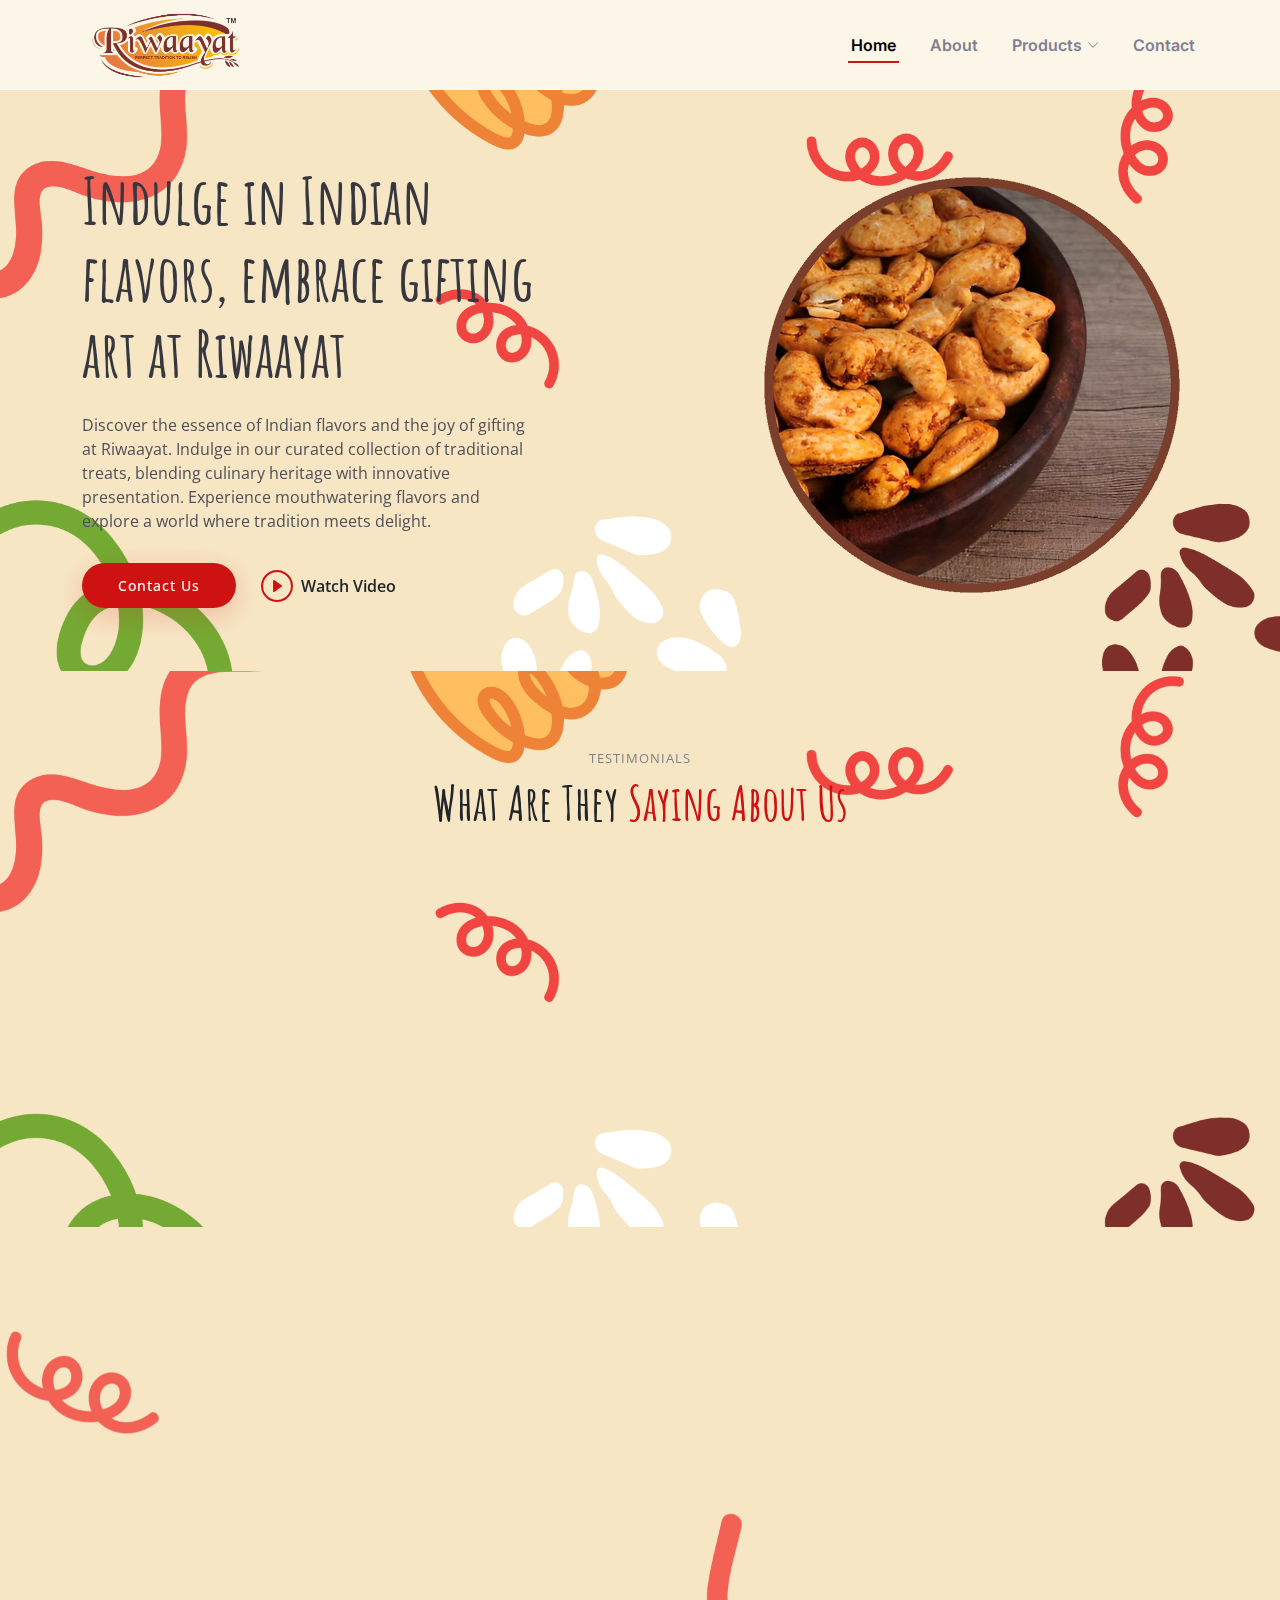
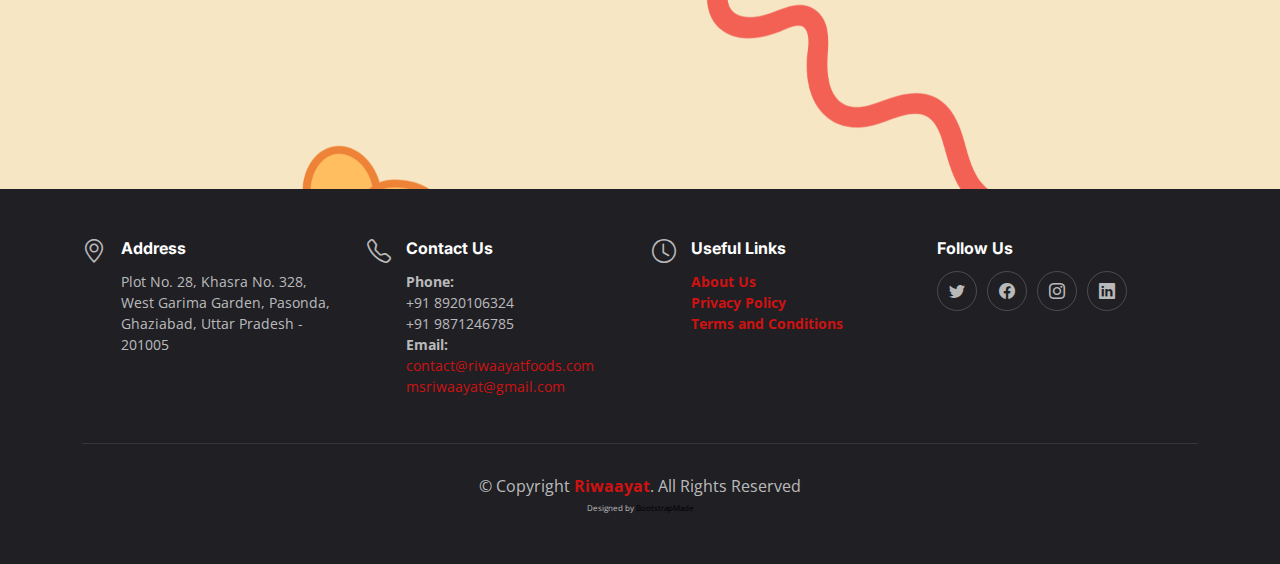
<file: page.html>
<!DOCTYPE html>
<html lang="en">

<head>
  <meta charset="utf-8">
  <meta content="width=device-width, initial-scale=1.0" name="viewport">

  <title>hello - Riwaayat Foods</title>
  <meta content="" name="description">
  <meta content="" name="keywords">

  <!-- Favicons -->
  <link href="assets/img/favicon-32x32.png" rel="icon">
  <link href="assets/img/apple-touch-icon.png" rel="apple-touch-icon">

  <!-- Google Fonts -->
  <link rel="preconnect" href="https://fonts.googleapis.com">
  <link rel="preconnect" href="https://fonts.gstatic.com" crossorigin>
  <link href="https://fonts.googleapis.com/css2?family=Open+Sans:ital,wght@0,300;0,400;0,500;0,600;0,700;1,300;1,400;1,600;1,700&family=Amatic+SC:ital,wght@0,300;0,400;0,500;0,600;0,700;1,300;1,400;1,500;1,600;1,700&family=Inter:ital,wght@0,300;0,400;0,500;0,600;0,700;1,300;1,400;1,500;1,600;1,700&display=swap" rel="stylesheet">

  <!-- Vendor CSS Files -->
  <link href="assets/vendor/bootstrap/css/bootstrap.min.css" rel="stylesheet">
  <link href="assets/vendor/bootstrap-icons/bootstrap-icons.css" rel="stylesheet">
  <link href="assets/vendor/aos/aos.css" rel="stylesheet">
  <link href="assets/vendor/glightbox/css/glightbox.min.css" rel="stylesheet">
  <link href="assets/vendor/swiper/swiper-bundle.min.css" rel="stylesheet">

  <!-- Template Main CSS File -->
  <link href="assets/css/main.css" rel="stylesheet">

</head>

<body>

  <!-- ======= Header ======= -->
  <header id="header" class="header fixed-top d-flex align-items-center">
    <div class="container d-flex align-items-center justify-content-between">

      <a href="index.html" class="logo d-flex align-items-center me-auto me-lg-0">
        <!-- Uncomment the line below if you also wish to use an image logo -->
        <img src="assets/img/logo.png" alt="">
		<!-- <h1>Riwaayat<span>.</span></h1> -->
      </a>

      <nav id="navbar" class="navbar">
        <ul>
          <li><a href="#hero">Home</a></li>
          <li><a href="about.html">About</a></li>
          <li class="dropdown"><a href="#"><span>Products</span> <i class="bi bi-chevron-down dropdown-indicator"></i></a>
            <ul>
              <li><a href="arabian-sweets.html">Arabian Sweets</a></li>
              <li><a href="expression-of-elegance.html">Expression of Elegance</a></li>
              <li><a href="cravebites-cookies.html">Cravebites Cookies</a></li>
              <li><a href="traditional-fusion-treats.html">Traditional Fusion Treats</a></li>
              <li><a href="berrylicious-bites.html">Berrylicious Bites</a></li>
              <li><a href="dazzledate-delight.html">DazzleDate Delight</a></li>
            </ul>
          </li>
          <li><a href="#contact">Contact</a></li>
        </ul>
      </nav><!-- .navbar -->
      <i class="mobile-nav-toggle mobile-nav-show bi bi-list"></i>
      <i class="mobile-nav-toggle mobile-nav-hide d-none bi bi-x"></i>

    </div>
  </header><!-- End Header -->

  <!-- ======= Hero Section ======= -->
  <section id="hero" class="hero d-flex align-items-center section-bg">
    <div class="container">
      <div class="row justify-content-between gy-5">
        <div class="col-lg-5 order-2 order-lg-1 d-flex flex-column justify-content-center align-items-center align-items-lg-start text-center text-lg-start">
          <h2 data-aos="fade-up">Indulge in Indian flavors, embrace gifting art at Riwaayat</h2>
          <p data-aos="fade-up" data-aos-delay="100">Discover the essence of Indian flavors and the joy of gifting at Riwaayat. Indulge in our curated collection of traditional treats, blending culinary heritage with innovative presentation. Experience mouthwatering flavors and explore a world where tradition meets delight.</p>
          <div class="d-flex" data-aos="fade-up" data-aos-delay="200">
            <a href="#contact" class="btn-book-a-table">Contact Us</a>
            <a href="https://www.youtube.com/watch?v=LXb3EKWsInQ" class="glightbox btn-watch-video d-flex align-items-center"><i class="bi bi-play-circle"></i><span>Watch Video</span></a>
          </div>
        </div>
        <div class="col-lg-5 order-1 order-lg-2 text-center text-lg-start">
          <img src="assets/img/hero-img.png" class="img-fluid" alt="" data-aos="zoom-out" data-aos-delay="300">
        </div>
      </div>
    </div>
  </section><!-- End Hero Section -->

  <main id="main">
    <!-- ======= Testimonials Section ======= -->
    <section id="testimonials" class="testimonials section-bg">
      <div class="container" data-aos="fade-up">

        <div class="section-header">
          <h2>Testimonials</h2>
          <p>What Are They <span>Saying About Us</span></p>
        </div>

        <div class="slides-1 swiper" data-aos="fade-up" data-aos-delay="100">
          <div class="swiper-wrapper">

            <div class="swiper-slide">
              <div class="testimonial-item">
                <div class="row gy-4 justify-content-center">
                  <div class="col-lg-6">
                    <div class="testimonial-content">
                      <p>
                        <i class="bi bi-quote quote-icon-left"></i>
                       Delicious fruity treats bursting with flavor! The tangy blueberry bombs and zesty lemon cranberry bites are a delightful indulgence. The packaging is good, though it could be improved. Overall, I highly recommend these fruity bites for a satisfying and flavorful snack experience.
                        <i class="bi bi-quote quote-icon-right"></i>
                      </p>
                      <h3>Nikhil</h3>
                    </div>
                  </div>
                       </div>
              </div>
            </div><!-- End testimonial item -->

            <div class="swiper-slide">
              <div class="testimonial-item">
                <div class="row gy-4 justify-content-center">
                  <div class="col-lg-6">
                    <div class="testimonial-content">
                      <p>
                        <i class="bi bi-quote quote-icon-left"></i>
                       A heavenly fusion of flavors! The combination of chocolate-covered almonds, yogurt-coated cranberries, and stuffed dates is pure indulgence. Perfectly balanced and beautifully presented, these delights are a delightful treat for yourself or as a gift for someone special. Highly recommended for those with a sweet tooth!
                        <i class="bi bi-quote quote-icon-right"></i>
                      </p>
                      <h3>Lavish</h3>
                    </div>
                  </div>
                </div>
              </div>
            </div><!-- End testimonial item -->

            <div class="swiper-slide">
              <div class="testimonial-item">
                <div class="row gy-4 justify-content-center">
                  <div class="col-lg-6">
                    <div class="testimonial-content">
                      <p>
                        <i class="bi bi-quote quote-icon-left"></i>
                        Spice up your snacking with these bold and flavorful savories! The Pizza Paare and Pizzaschew cashews offer a unique twist on traditional snacks. The flavors are robust and satisfying. The only downside is that the portion sizes could be a bit larger. Nevertheless, these savories are a great choice for those seeking a tasty and savory snacking option.
                        <i class="bi bi-quote quote-icon-right"></i>
                      </p>
                      <h3>Ravi</h3>
                    </div>
                  </div>
                </div>
              </div>
            </div><!-- End testimonial item -->

           <div class="swiper-slide">
              <div class="testimonial-item">
                <div class="row gy-4 justify-content-center">
                  <div class="col-lg-6">
                    <div class="testimonial-content">
                      <p>
                        <i class="bi bi-quote quote-icon-left"></i>
                        A delightful fusion of desi and international flavors! The Fusion Katlis, Mocktail Ladoos, Tangy Mathri, and Oregano Gur Paare offer a burst of unique tastes. Perfect for those craving a flavorful snacking experience. Highly recommended for adventurous palates!
                        <i class="bi bi-quote quote-icon-right"></i>
                      </p>
                      <h3>Pradeep</h3>
                    </div>
                  </div>
                 </div>
              </div>
		   </div> <!-- End testimonial item -->

          </div>
          <div class="swiper-pagination"></div>
        </div>

      </div>
    </section><!-- End Testimonials Section -->

    <!-- ======= Gallery Section ======= -->
    <section id="gallery" class="gallery random-class">
      <div class="container" data-aos="fade-up">

        <div class="section-header">
          <h2>gallery</h2>
          <p>Check <span>Our Gallery</span></p>
        </div>

        <div class="gallery-slider swiper">
          <div class="swiper-wrapper align-items-center">
            <div class="swiper-slide"><a class="glightbox" data-gallery="images-gallery" href="assets/img/gallery/gallery-1.jpg"><img src="assets/img/gallery/gallery-1.jpg" class="img-fluid" alt=""></a></div>
            <div class="swiper-slide"><a class="glightbox" data-gallery="images-gallery" href="assets/img/gallery/gallery-2.jpg"><img src="assets/img/gallery/gallery-2.jpg" class="img-fluid" alt=""></a></div>
            <div class="swiper-slide"><a class="glightbox" data-gallery="images-gallery" href="assets/img/gallery/gallery-3.jpg"><img src="assets/img/gallery/gallery-3.jpg" class="img-fluid" alt=""></a></div>
            <div class="swiper-slide"><a class="glightbox" data-gallery="images-gallery" href="assets/img/gallery/gallery-4.jpg"><img src="assets/img/gallery/gallery-4.jpg" class="img-fluid" alt=""></a></div>
            <div class="swiper-slide"><a class="glightbox" data-gallery="images-gallery" href="assets/img/gallery/gallery-5.jpg"><img src="assets/img/gallery/gallery-5.jpg" class="img-fluid" alt=""></a></div>
            <div class="swiper-slide"><a class="glightbox" data-gallery="images-gallery" href="assets/img/gallery/gallery-6.jpg"><img src="assets/img/gallery/gallery-6.jpg" class="img-fluid" alt=""></a></div>
            <div class="swiper-slide"><a class="glightbox" data-gallery="images-gallery" href="assets/img/gallery/gallery-7.jpg"><img src="assets/img/gallery/gallery-7.jpg" class="img-fluid" alt=""></a></div>
            <div class="swiper-slide"><a class="glightbox" data-gallery="images-gallery" href="assets/img/gallery/gallery-8.jpg"><img src="assets/img/gallery/gallery-8.jpg" class="img-fluid" alt=""></a></div>
          </div>
          <div class="swiper-pagination"></div>
        </div>

      </div>
    </section><!-- End Gallery Section -->
  <!-- ======= Footer ======= -->
  <footer id="footer" class="footer">

    <div class="container">
      <div class="row gy-3">
        <div class="col-lg-3 col-md-6 d-flex">
          <i class="bi bi-geo-alt icon"></i>
          <div>
            <h4>Address</h4>
            <p>
              Plot No. 28, Khasra No. 328, West Garima Garden, Pasonda,<br>
              Ghaziabad, Uttar Pradesh - 201005 <br>
            </p>
          </div>

        </div>

        <div class="col-lg-3 col-md-6 footer-links d-flex">
          <i class="bi bi-telephone icon"></i>
          <div>
            <h4>Contact Us</h4>
            <p>
			    <strong>Phone:</strong><br> +91 8920106324<br>
              						        +91 9871246785<br>											<strong>Email:</strong><br> <a href="mailto:contact@riwaayatfoods.com">contact@riwaayatfoods.com</a><br>
			<a href="mailto:msriwaayat@gmail.com">msriwaayat@gmail.com</a><br>
            </p>
         </div>
        </div>

        <div class="col-lg-3 col-md-6 footer-links d-flex">
          <i class="bi bi-clock icon"></i>
          <div>
            <h4>Useful Links</h4>
            <p>
			<strong><a href="about.html">About Us</a></strong><br>
			<strong><a href="privacy.html">Privacy Policy</a></strong><br>
			<strong><a href="tos.html">Terms and Conditions</a></strong><br>
            </p>
          </div>
        </div>

        <div class="col-lg-3 col-md-6 footer-links">
          <h4>Follow Us</h4>
          <div class="social-links d-flex">
            <a href="#" class="twitter"><i class="bi bi-twitter"></i></a>
            <a href="#" class="facebook"><i class="bi bi-facebook"></i></a>
            <a href="#" class="instagram"><i class="bi bi-instagram"></i></a>
            <a href="#" class="linkedin"><i class="bi bi-linkedin"></i></a>
          </div>
        </div>

      </div>
    </div>

    <div class="container">
      <div class="copyright">
		  &copy; Copyright <strong><span><a href="https://www.riwaayatfoods.com">Riwaayat</a></span></strong>. All Rights Reserved
      </div>
      <div class="credits">
		Designed by <a href="https://bootstrapmade.com/">BootstrapMade</a>
      </div>
    </div>

  </footer><!-- End Footer -->
  <!-- End Footer -->

  <a href="#" class="scroll-top d-flex align-items-center justify-content-center"><i class="bi bi-arrow-up-short"></i></a>

  <div id="preloader"></div>

  <!-- Vendor JS Files -->
  <script src="assets/vendor/bootstrap/js/bootstrap.bundle.min.js"></script>
  <script src="assets/vendor/aos/aos.js"></script>
  <script src="assets/vendor/glightbox/js/glightbox.min.js"></script>
  <script src="assets/vendor/purecounter/purecounter_vanilla.js"></script>
  <script src="assets/vendor/swiper/swiper-bundle.min.js"></script>
  <script src="assets/vendor/php-email-form/validate.js"></script>

  <!-- Template Main JS File -->
  <script src="assets/js/main.js"></script>

</body>

</html>
</file>
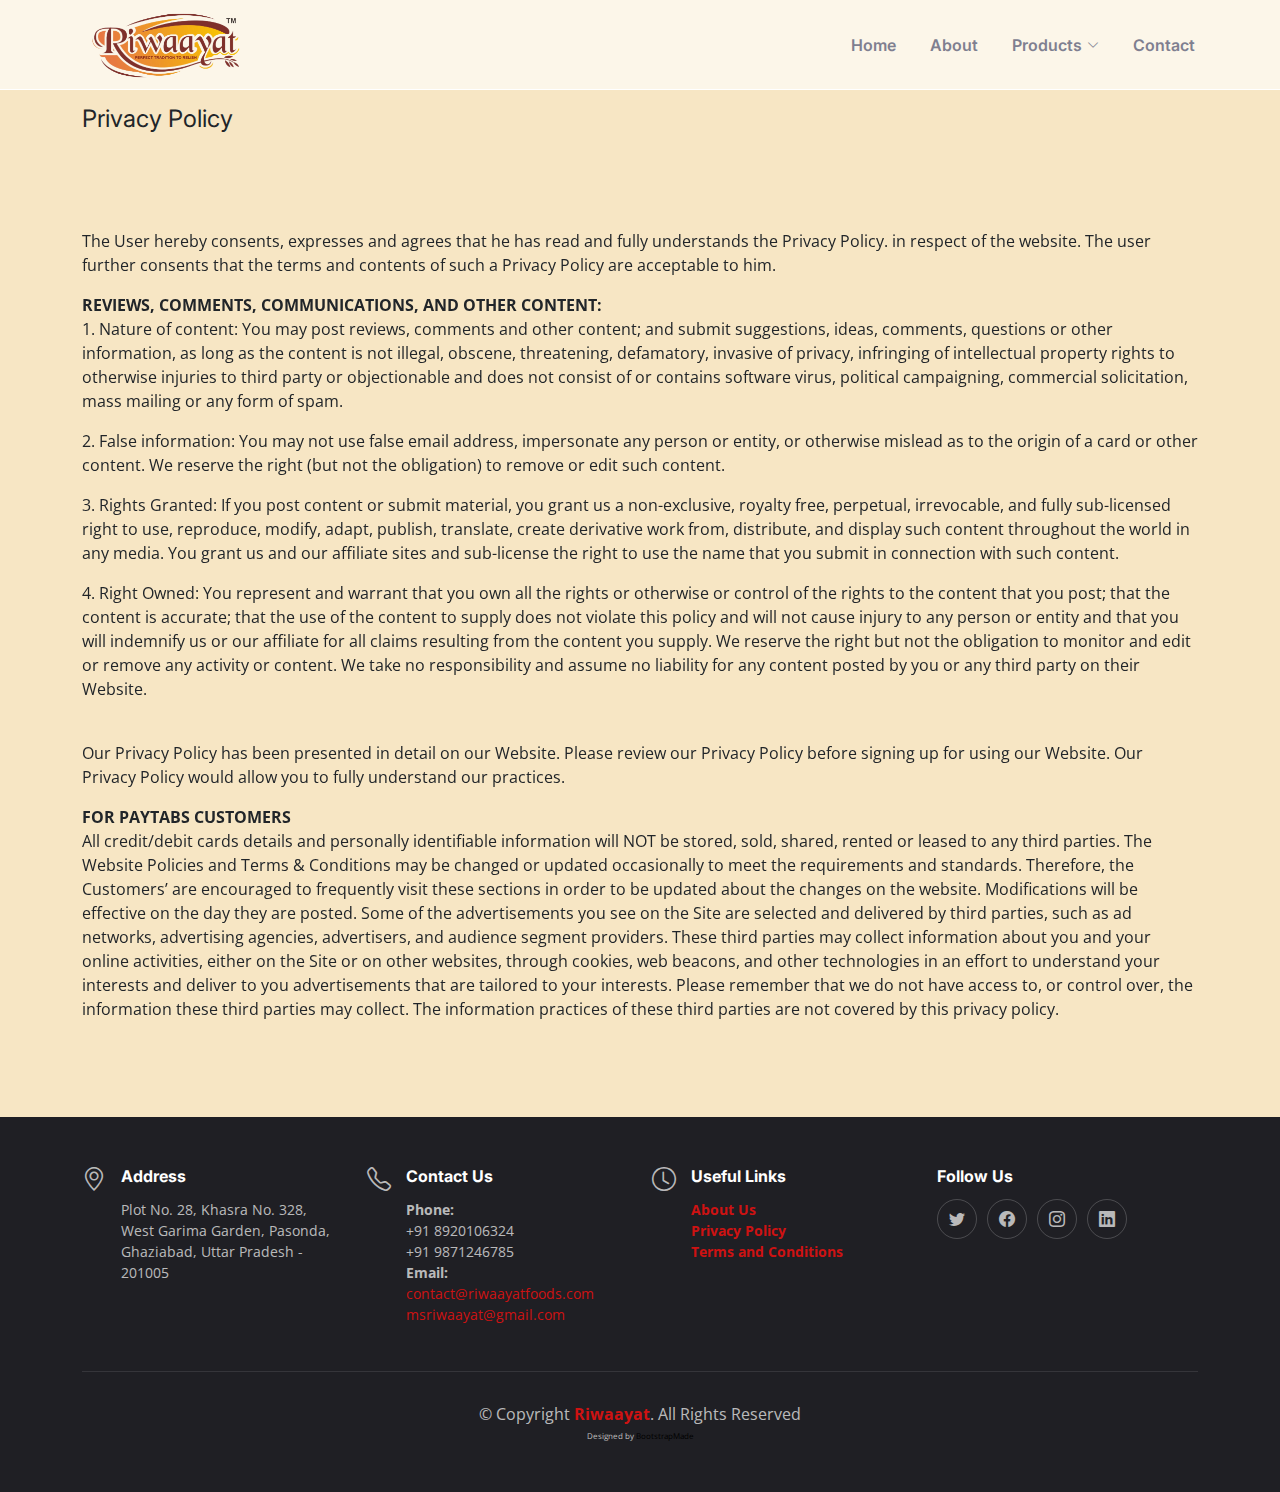
<file: privacy.html>
<!DOCTYPE html>

<html lang="en">



<head>
  <meta charset="utf-8">
  <meta content="width=device-width, initial-scale=1.0" name="viewport">
  <title>Privacy Policy - Riwaayat Foods</title>
  <meta content="" name="description">
  <meta content="" name="keywords">
   <!-- Favicons -->
   <link href="assets/img/favicon-32x32.png" rel="icon">
   <link href="assets/img/apple-touch-icon.png" rel="apple-touch-icon">
  <!-- Google Fonts -->
  <link rel="preconnect" href="https://fonts.googleapis.com">
  <link rel="preconnect" href="https://fonts.gstatic.com" crossorigin>
  <link href="https://fonts.googleapis.com/css2?family=Open+Sans:ital,wght@0,300;0,400;0,500;0,600;0,700;1,300;1,400;1,600;1,700&family=Amatic+SC:ital,wght@0,300;0,400;0,500;0,600;0,700;1,300;1,400;1,500;1,600;1,700&family=Inter:ital,wght@0,300;0,400;0,500;0,600;0,700;1,300;1,400;1,500;1,600;1,700&display=swap" rel="stylesheet">
  <!-- Vendor CSS Files -->
  <link href="assets/vendor/bootstrap/css/bootstrap.min.css" rel="stylesheet">
  <link href="assets/vendor/bootstrap-icons/bootstrap-icons.css" rel="stylesheet">
  <link href="assets/vendor/aos/aos.css" rel="stylesheet">
  <link href="assets/vendor/glightbox/css/glightbox.min.css" rel="stylesheet">
  <link href="assets/vendor/swiper/swiper-bundle.min.css" rel="stylesheet">
  <!-- Template Main CSS File -->
  <link href="assets/css/main.css" rel="stylesheet">
</head>
<body>
  <!-- ======= Header ======= -->
  <header id="header" class="header fixed-top d-flex align-items-center">
    <div class="container d-flex align-items-center justify-content-between">
      <a href="index.html" class="logo d-flex align-items-center me-auto me-lg-0">
        <!-- Uncomment the line below if you also wish to use an image logo -->
        <img src="assets/img/logo.png" alt="">
		<!-- <h1>Riwaayat<span>.</span></h1> -->
      </a>
      <nav id="navbar" class="navbar">
        <ul>
          <li><a href="index.html">Home</a></li>
          <li><a href="about.html">About</a></li>
          <li class="dropdown"><a href="#"><span>Products</span> <i class="bi bi-chevron-down dropdown-indicator"></i></a>
            <ul>
              <li><a href="arabian-sweets.html">Arabian Sweets</a></li>
              <li><a href="expression-of-elegance.html">Expression of Elegance</a></li>
              <li><a href="cravebites-cookies.html">Cravebites Cookies</a></li>
              <li><a href="traditional-fusion-treats.html">Traditional Fusion Treats</a></li>
              <li><a href="berrylicious-bites.html">Berrylicious Bites</a></li>
              <li><a href="dazzledate-delight.html">DazzleDate Delight</a></li>
              <li><a href="wallyNutrilicious-delights.html">WallyNutrilicious Delights</a></li>
              <li><a href="frumond-treats.html">Frumond Treats</a></li>
              <li><a href="nuttylicious-wonders.html">Nuttylicious Wonders</a></li>
            </ul>
          </li>
          <li><a href="index.html#contact">Contact</a></li>
        </ul>
      </nav><!-- .navbar -->
      <i class="mobile-nav-toggle mobile-nav-show bi bi-list"></i>
      <i class="mobile-nav-toggle mobile-nav-hide d-none bi bi-x"></i>
    </div>
  </header><!-- End Header -->
  <main id="main">
    <!-- ======= Breadcrumbs ======= -->
    <div class="breadcrumbs">
      <div class="container">
        <div class="d-flex justify-content-between align-items-center">
          <h2>Privacy Policy</h2>
        </div>
      </div>
    </div><!-- End Breadcrumbs -->
    <section class="sample-page simple-bg">
      <div class="container" data-aos="fade-up">
	
<p>The User hereby consents, expresses and agrees that he has read and fully understands the Privacy Policy. in respect of the website. The user further consents that the terms and contents of such a Privacy Policy are acceptable to him.</p>

<b>REVIEWS, COMMENTS, COMMUNICATIONS, AND OTHER CONTENT:</b>

<p>1. Nature of content: You may post reviews, comments and other content; and submit suggestions, ideas, comments, questions or other information, as long as the content is not illegal, obscene, threatening, defamatory, invasive of privacy, infringing of intellectual property rights to otherwise injuries to third party or objectionable and does not consist of or contains software virus, political campaigning, commercial solicitation, mass mailing or any form of spam.</P>
<p>2. False information: You may not use false email address, impersonate any person or entity, or otherwise mislead as to the origin of a card or other content. We reserve the right (but not the obligation) to remove or edit such content.</p>
<p>3. Rights Granted: If you post content or submit material, you grant us a non-exclusive, royalty free, perpetual, irrevocable, and fully sub-licensed right to use, reproduce, modify, adapt, publish, translate, create derivative work from, distribute, and display such content throughout the world in any media. You grant us and our affiliate sites and sub-license the right to use the name that you submit in connection with such content.</p>
<p>4. Right Owned: You represent and warrant that you own all the rights or otherwise or control of the rights to the content that you post; that the content is accurate; that the use of the content to supply does not violate this policy and will not cause injury to any person or entity and that you will indemnify us or our affiliate for all claims resulting from the content you supply. We reserve the right but not the obligation to monitor and edit or remove any activity or content. We take no responsibility and assume no liability for any content posted by you or any third party on their Website.</p>
<br />
<p>Our Privacy Policy has been presented in detail on our Website. Please review our Privacy Policy before signing up for using our Website. Our Privacy Policy would allow you to fully understand our practices.</p>

<b>FOR PAYTABS CUSTOMERS</b>

<p>All credit/debit cards details and personally identifiable information will NOT be stored, sold, shared, rented or leased to any third parties. The Website Policies and Terms & Conditions may be changed or updated occasionally to meet the requirements and standards. Therefore, the Customers’ are encouraged to frequently visit these sections in order to be updated about the changes on the website. Modifications will be effective on the day they are posted. Some of the advertisements you see on the Site are selected and delivered by third parties, such as ad networks, advertising agencies, advertisers, and audience segment providers. These third parties may collect information about you and your online activities, either on the Site or on other websites, through cookies, web beacons, and other technologies in an effort to understand your interests and deliver to you advertisements that are tailored to your interests. Please remember that we do not have access to, or control over, the information these third parties may collect. The information practices of these third parties are not covered by this privacy policy.</p>

  </div>
    </section>
  </main><!-- End #main -->
  <!-- ======= Footer ======= -->
  <footer id="footer" class="footer">
    <div class="container">
      <div class="row gy-3">
        <div class="col-lg-3 col-md-6 d-flex">
          <i class="bi bi-geo-alt icon"></i>
          <div>
            <h4>Address</h4>
            <p>
              Plot No. 28, Khasra No. 328, West Garima Garden, Pasonda,<br>
              Ghaziabad, Uttar Pradesh - 201005 <br>
            </p>
          </div>
        </div>
        <div class="col-lg-3 col-md-6 footer-links d-flex">
          <i class="bi bi-telephone icon"></i>
          <div>
            <h4>Contact Us</h4>
            <p>
			    <strong>Phone:</strong><br> +91 8920106324<br>
              						        +91 9871246785<br>											<strong>Email:</strong><br> <a href="mailto:contact@riwaayatfoods.com">contact@riwaayatfoods.com</a><br>
			<a href="mailto:msriwaayat@gmail.com">msriwaayat@gmail.com</a><br>
            </p>
          </div>
        </div>
        <div class="col-lg-3 col-md-6 footer-links d-flex">
          <i class="bi bi-clock icon"></i>
          <div>
            <h4>Useful Links</h4>
            <p>
			<strong><a href="about.html">About Us</a></strong><br>
			<strong><a href="privacy.html">Privacy Policy</a></strong><br>
			<strong><a href="tos.html">Terms and Conditions</a></strong><br>
            </p>
          </div>
        </div>
        <div class="col-lg-3 col-md-6 footer-links">
          <h4>Follow Us</h4>
          <div class="social-links d-flex">
            <a href="https://twitter.com/riwaayatfoods" class="twitter"><i class="bi bi-twitter"></i></a>
            <a href="https://www.facebook.com/riwaayatfoods" class="facebook"><i class="bi bi-facebook"></i></a>
            <a href="https://www.instagram.com/riwaayatfoods/" class="instagram"><i class="bi bi-instagram"></i></a>
            <a href="https://www.linkedin.com/company/riwaayat-foods/" class="linkedin"><i class="bi bi-linkedin"></i></a>
          </div>
        </div>
      </div>
    </div>
    <div class="container">
      <div class="copyright">
		  &copy; Copyright <strong><span><a href="https://www.riwaayatfoods.com">Riwaayat</a></span></strong>. All Rights Reserved
      </div>
      <div class="credits">
		Designed by <a href="https://bootstrapmade.com/">BootstrapMade</a>
      </div>
    </div>
  </footer><!-- End Footer -->
  <!-- End Footer -->

  <a href="#" class="scroll-top d-flex align-items-center justify-content-center"><i class="bi bi-arrow-up-short"></i></a>

  <div id="preloader"></div>

  <!-- Vendor JS Files -->

  <script src="assets/vendor/bootstrap/js/bootstrap.bundle.min.js"></script>
  <script src="assets/vendor/aos/aos.js"></script>
  <script src="assets/vendor/glightbox/js/glightbox.min.js"></script>
  <script src="assets/vendor/purecounter/purecounter_vanilla.js"></script>
  <script src="assets/vendor/swiper/swiper-bundle.min.js"></script>
  <script src="assets/vendor/php-email-form/validate.js"></script>

  <!-- Template Main JS File -->

  <script src="assets/js/main.js"></script>
</body>
</html>
</file>
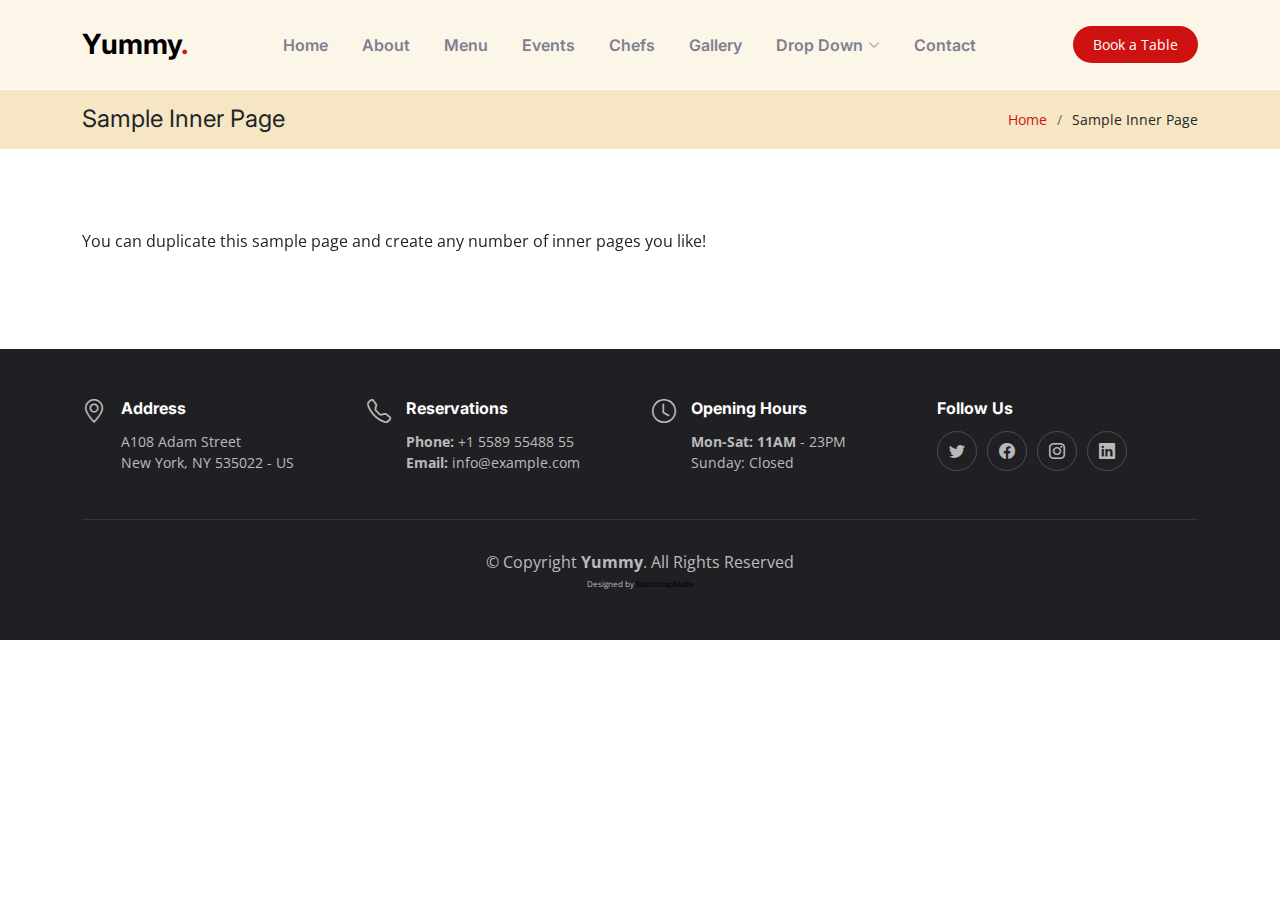
<file: sample-inner-page.html>
<!DOCTYPE html>
<html lang="en">

<head>
  <meta charset="utf-8">
  <meta content="width=device-width, initial-scale=1.0" name="viewport">

  <title>[Template] Sample Inner Page</title>
  <meta content="" name="description">
  <meta content="" name="keywords">

  <!-- Favicons -->
  <link href="assets/img/favicon.png" rel="icon">
  <link href="assets/img/apple-touch-icon.png" rel="apple-touch-icon">

  <!-- Google Fonts -->
  <link rel="preconnect" href="https://fonts.googleapis.com">
  <link rel="preconnect" href="https://fonts.gstatic.com" crossorigin>
  <link href="https://fonts.googleapis.com/css2?family=Open+Sans:ital,wght@0,300;0,400;0,500;0,600;0,700;1,300;1,400;1,600;1,700&family=Amatic+SC:ital,wght@0,300;0,400;0,500;0,600;0,700;1,300;1,400;1,500;1,600;1,700&family=Inter:ital,wght@0,300;0,400;0,500;0,600;0,700;1,300;1,400;1,500;1,600;1,700&display=swap" rel="stylesheet">

  <!-- Vendor CSS Files -->
  <link href="assets/vendor/bootstrap/css/bootstrap.min.css" rel="stylesheet">
  <link href="assets/vendor/bootstrap-icons/bootstrap-icons.css" rel="stylesheet">
  <link href="assets/vendor/aos/aos.css" rel="stylesheet">
  <link href="assets/vendor/glightbox/css/glightbox.min.css" rel="stylesheet">
  <link href="assets/vendor/swiper/swiper-bundle.min.css" rel="stylesheet">

  <!-- Template Main CSS File -->
  <link href="assets/css/main.css" rel="stylesheet">

  <!-- =======================================================
  * Template Name: Yummy
  * Updated: Mar 10 2023 with Bootstrap v5.2.3
  * Template URL: https://bootstrapmade.com/yummy-bootstrap-restaurant-website-template/
  * Author: BootstrapMade.com
  * License: https://bootstrapmade.com/license/
  ======================================================== -->
</head>

<body>

  <!-- ======= Header ======= -->
  <header id="header" class="header fixed-top d-flex align-items-center">
    <div class="container d-flex align-items-center justify-content-between">

      <a href="index.html" class="logo d-flex align-items-center me-auto me-lg-0">
        <!-- Uncomment the line below if you also wish to use an image logo -->
        <!-- <img src="assets/img/logo.png" alt=""> -->
        <h1>Yummy<span>.</span></h1>
      </a>

      <nav id="navbar" class="navbar">
        <ul>
          <li><a href="#hero">Home</a></li>
          <li><a href="#about">About</a></li>
          <li><a href="#menu">Menu</a></li>
          <li><a href="#events">Events</a></li>
          <li><a href="#chefs">Chefs</a></li>
          <li><a href="#gallery">Gallery</a></li>
          <li class="dropdown"><a href="#"><span>Drop Down</span> <i class="bi bi-chevron-down dropdown-indicator"></i></a>
            <ul>
              <li><a href="#">Drop Down 1</a></li>
              <li class="dropdown"><a href="#"><span>Deep Drop Down</span> <i class="bi bi-chevron-down dropdown-indicator"></i></a>
                <ul>
                  <li><a href="#">Deep Drop Down 1</a></li>
                  <li><a href="#">Deep Drop Down 2</a></li>
                  <li><a href="#">Deep Drop Down 3</a></li>
                  <li><a href="#">Deep Drop Down 4</a></li>
                  <li><a href="#">Deep Drop Down 5</a></li>
                </ul>
              </li>
              <li><a href="#">Drop Down 2</a></li>
              <li><a href="#">Drop Down 3</a></li>
              <li><a href="#">Drop Down 4</a></li>
            </ul>
          </li>
          <li><a href="#contact">Contact</a></li>
        </ul>
      </nav><!-- .navbar -->

      <a class="btn-book-a-table" href="#book-a-table">Book a Table</a>
      <i class="mobile-nav-toggle mobile-nav-show bi bi-list"></i>
      <i class="mobile-nav-toggle mobile-nav-hide d-none bi bi-x"></i>

    </div>
  </header><!-- End Header -->

  <main id="main">

    <!-- ======= Breadcrumbs ======= -->
    <div class="breadcrumbs">
      <div class="container">

        <div class="d-flex justify-content-between align-items-center">
          <h2>Sample Inner Page</h2>
          <ol>
            <li><a href="index.html">Home</a></li>
            <li>Sample Inner Page</li>
          </ol>
        </div>

      </div>
    </div><!-- End Breadcrumbs -->

    <section class="sample-page">
      <div class="container" data-aos="fade-up">

        <p>
          You can duplicate this sample page and create any number of inner pages you like!
        </p>

      </div>
    </section>

  </main><!-- End #main -->

  <!-- ======= Footer ======= -->
  <footer id="footer" class="footer">

    <div class="container">
      <div class="row gy-3">
        <div class="col-lg-3 col-md-6 d-flex">
          <i class="bi bi-geo-alt icon"></i>
          <div>
            <h4>Address</h4>
            <p>
              A108 Adam Street <br>
              New York, NY 535022 - US<br>
            </p>
          </div>

        </div>

        <div class="col-lg-3 col-md-6 footer-links d-flex">
          <i class="bi bi-telephone icon"></i>
          <div>
            <h4>Reservations</h4>
            <p>
              <strong>Phone:</strong> +1 5589 55488 55<br>
              <strong>Email:</strong> info@example.com<br>
            </p>
          </div>
        </div>

        <div class="col-lg-3 col-md-6 footer-links d-flex">
          <i class="bi bi-clock icon"></i>
          <div>
            <h4>Opening Hours</h4>
            <p>
              <strong>Mon-Sat: 11AM</strong> - 23PM<br>
              Sunday: Closed
            </p>
          </div>
        </div>

        <div class="col-lg-3 col-md-6 footer-links">
          <h4>Follow Us</h4>
          <div class="social-links d-flex">
            <a href="#" class="twitter"><i class="bi bi-twitter"></i></a>
            <a href="#" class="facebook"><i class="bi bi-facebook"></i></a>
            <a href="#" class="instagram"><i class="bi bi-instagram"></i></a>
            <a href="#" class="linkedin"><i class="bi bi-linkedin"></i></a>
          </div>
        </div>

      </div>
    </div>

    <div class="container">
      <div class="copyright">
        &copy; Copyright <strong><span>Yummy</span></strong>. All Rights Reserved
      </div>
      <div class="credits">
        <!-- All the links in the footer should remain intact. -->
        <!-- You can delete the links only if you purchased the pro version. -->
        <!-- Licensing information: https://bootstrapmade.com/license/ -->
        <!-- Purchase the pro version with working PHP/AJAX contact form: https://bootstrapmade.com/yummy-bootstrap-restaurant-website-template/ -->
        Designed by <a href="https://bootstrapmade.com/">BootstrapMade</a>
      </div>
    </div>

  </footer><!-- End Footer -->
  <!-- End Footer -->

  <a href="#" class="scroll-top d-flex align-items-center justify-content-center"><i class="bi bi-arrow-up-short"></i></a>

  <div id="preloader"></div>

  <!-- Vendor JS Files -->
  <script src="assets/vendor/bootstrap/js/bootstrap.bundle.min.js"></script>
  <script src="assets/vendor/aos/aos.js"></script>
  <script src="assets/vendor/glightbox/js/glightbox.min.js"></script>
  <script src="assets/vendor/purecounter/purecounter_vanilla.js"></script>
  <script src="assets/vendor/swiper/swiper-bundle.min.js"></script>
  <script src="assets/vendor/php-email-form/validate.js"></script>

  <!-- Template Main JS File -->
  <script src="assets/js/main.js"></script>

</body>

</html>
</file>
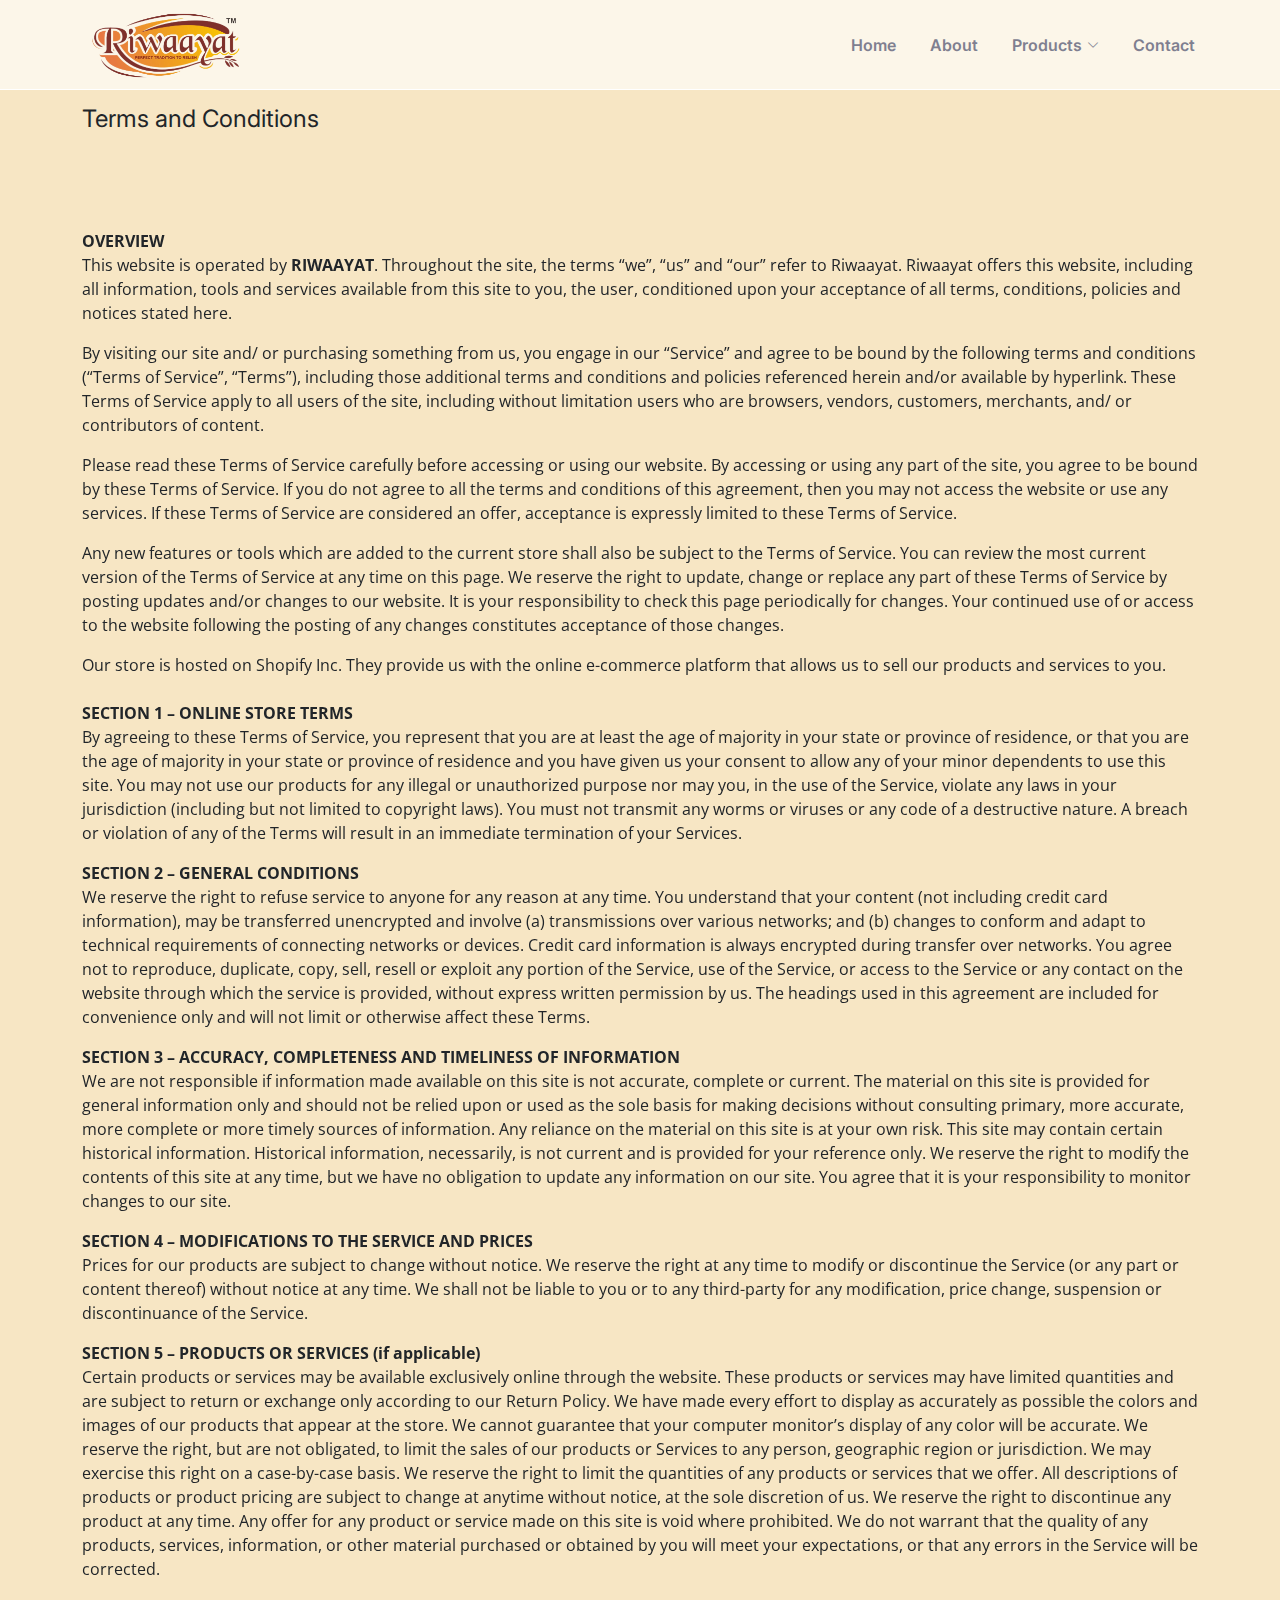
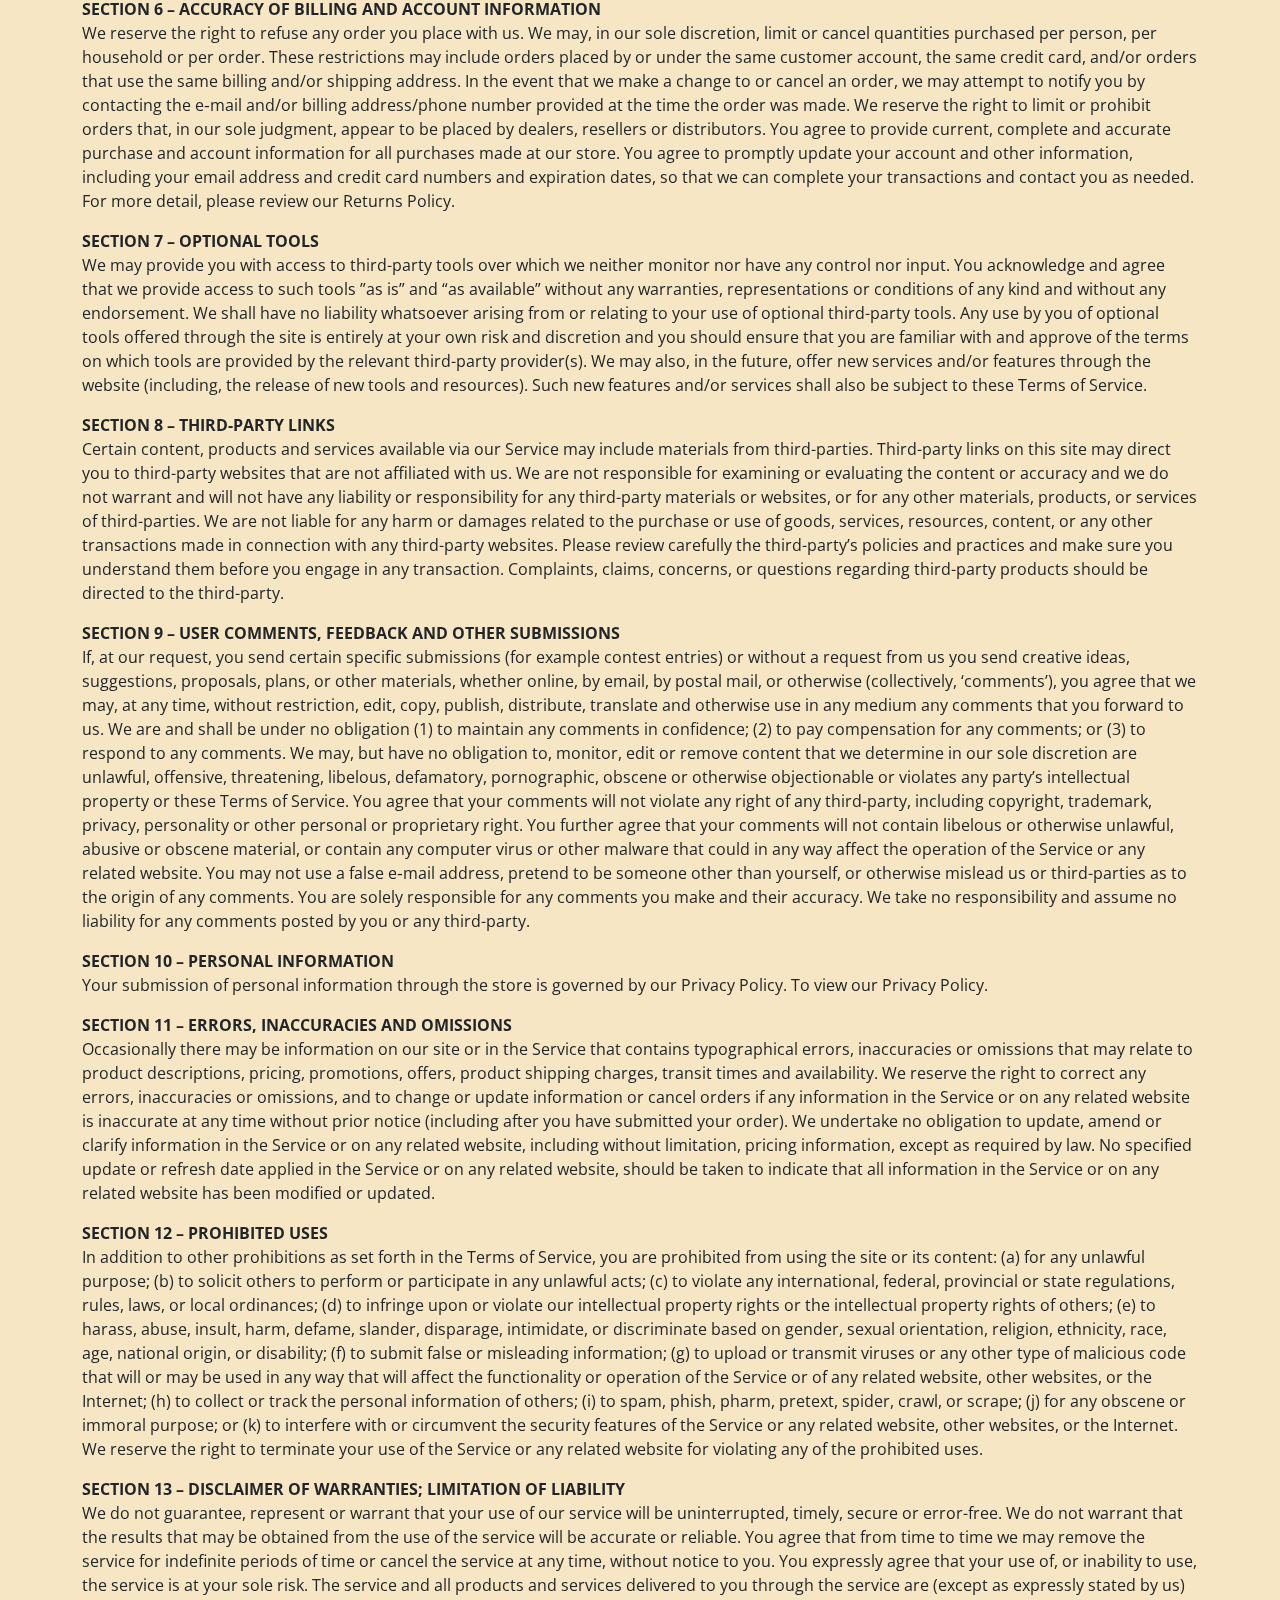
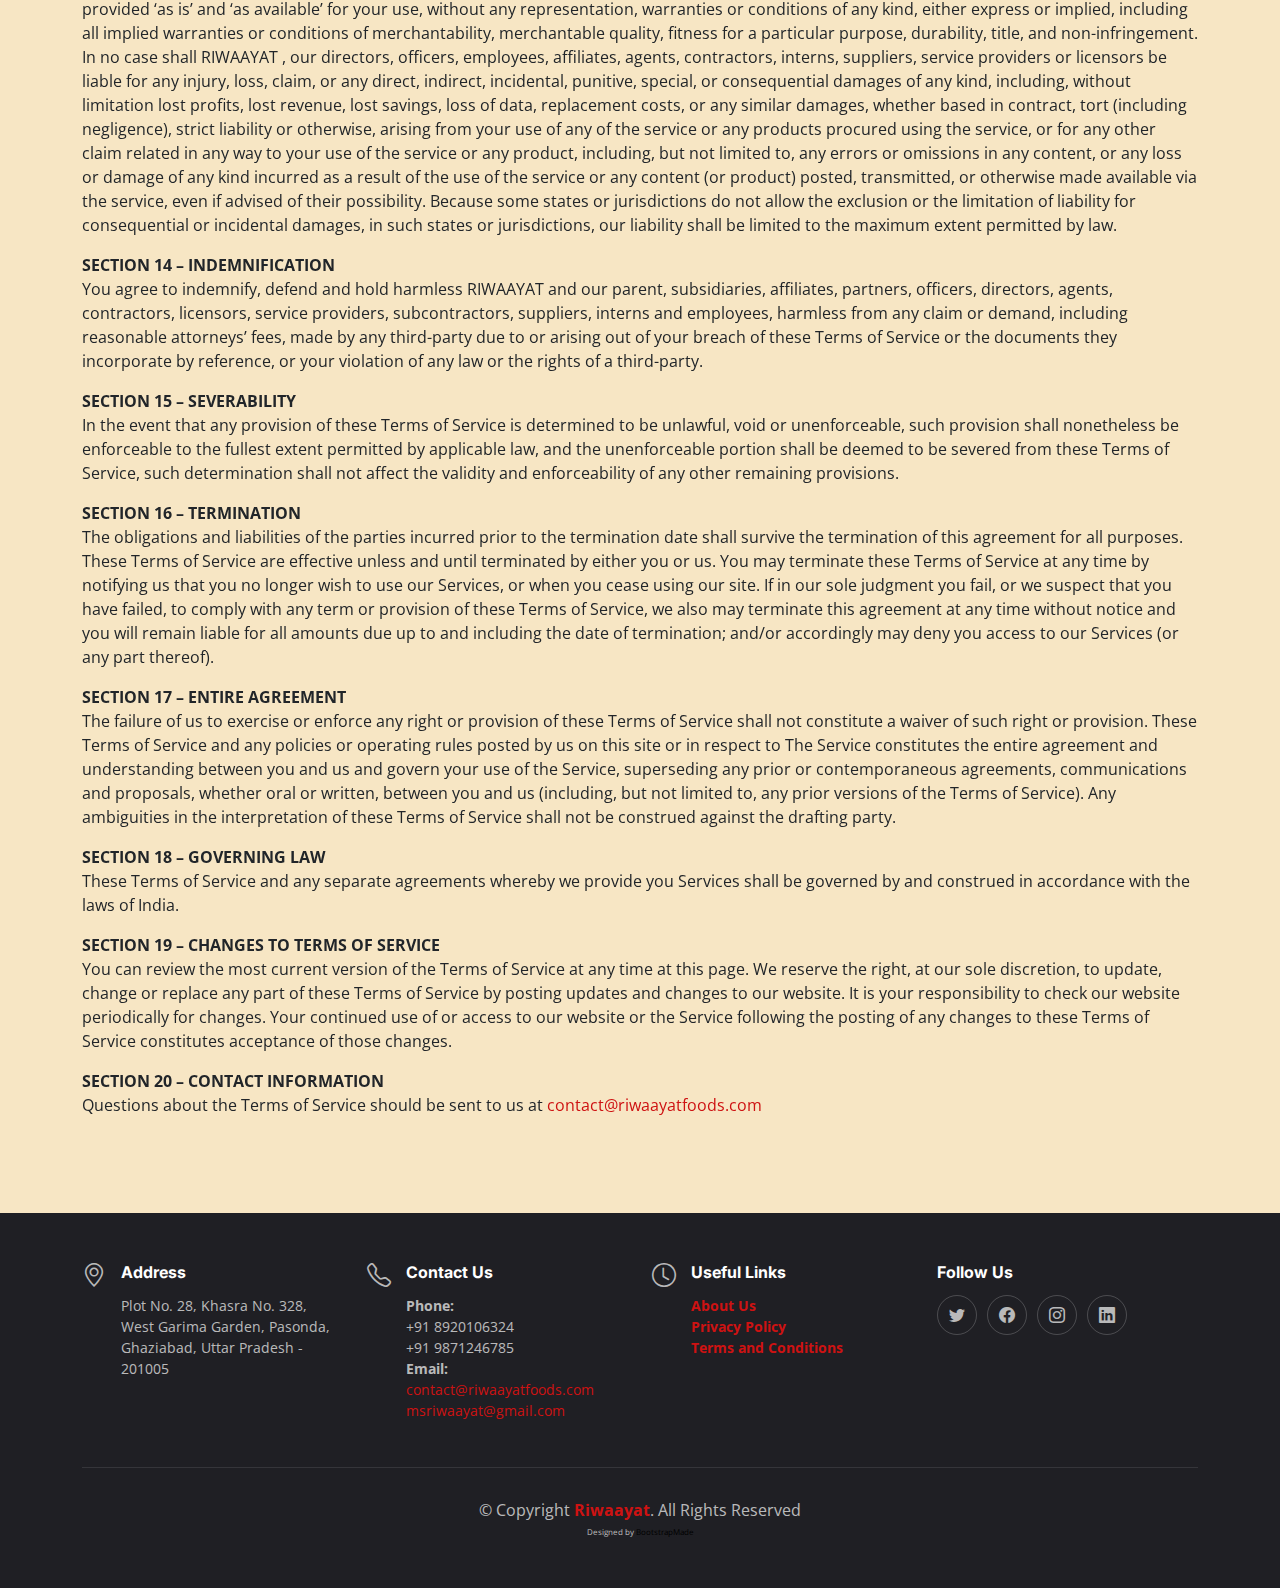
<file: tos.html>
<!DOCTYPE html>
<html lang="en">
<head>
  <meta charset="utf-8">
  <meta content="width=device-width, initial-scale=1.0" name="viewport">
  <title>Terms and Conditions - Riwaayat Foods</title>
  <meta content="" name="description">
  <meta content="" name="keywords">
  <!-- Favicons -->
  <link href="assets/img/favicon-32x32.png" rel="icon">
  <link href="assets/img/apple-touch-icon.png" rel="apple-touch-icon">
  <!-- Google Fonts -->
  <link rel="preconnect" href="https://fonts.googleapis.com">
  <link rel="preconnect" href="https://fonts.gstatic.com" crossorigin>
  <link href="https://fonts.googleapis.com/css2?family=Open+Sans:ital,wght@0,300;0,400;0,500;0,600;0,700;1,300;1,400;1,600;1,700&family=Amatic+SC:ital,wght@0,300;0,400;0,500;0,600;0,700;1,300;1,400;1,500;1,600;1,700&family=Inter:ital,wght@0,300;0,400;0,500;0,600;0,700;1,300;1,400;1,500;1,600;1,700&display=swap" rel="stylesheet">
  <!-- Vendor CSS Files -->
  <link href="assets/vendor/bootstrap/css/bootstrap.min.css" rel="stylesheet">
  <link href="assets/vendor/bootstrap-icons/bootstrap-icons.css" rel="stylesheet">
  <link href="assets/vendor/aos/aos.css" rel="stylesheet">
  <link href="assets/vendor/glightbox/css/glightbox.min.css" rel="stylesheet">
  <link href="assets/vendor/swiper/swiper-bundle.min.css" rel="stylesheet">
  <!-- Template Main CSS File -->
  <link href="assets/css/main.css" rel="stylesheet">
</head>
<body>
  <!-- ======= Header ======= -->
  <header id="header" class="header fixed-top d-flex align-items-center">
    <div class="container d-flex align-items-center justify-content-between">
      <a href="index.html" class="logo d-flex align-items-center me-auto me-lg-0">
        <!-- Uncomment the line below if you also wish to use an image logo -->
        <img src="assets/img/logo.png" alt="">
		<!-- <h1>Riwaayat<span>.</span></h1> -->
      </a>
      <nav id="navbar" class="navbar">
        <ul>
          <li><a href="index.html">Home</a></li>
          <li><a href="about.html">About</a></li>
          <li class="dropdown"><a href="#"><span>Products</span> <i class="bi bi-chevron-down dropdown-indicator"></i></a>
            <ul>
              <li><a href="arabian-sweets.html">Arabian Sweets</a></li>
              <li><a href="expression-of-elegance.html">Expression of Elegance</a></li>
              <li><a href="cravebites-cookies.html">Cravebites Cookies</a></li>
              <li><a href="traditional-fusion-treats.html">Traditional Fusion Treats</a></li>
              <li><a href="berrylicious-bites.html">Berrylicious Bites</a></li>
              <li><a href="dazzledate-delight.html">DazzleDate Delight</a></li>
              <li><a href="wallyNutrilicious-delights.html">WallyNutrilicious Delights</a></li>
              <li><a href="frumond-treats.html">Frumond Treats</a></li>
              <li><a href="nuttylicious-wonders.html">Nuttylicious Wonders</a></li>
            </ul>
          </li>
          <li><a href="index.html#contact">Contact</a></li>
        </ul>
      </nav><!-- .navbar -->
      <i class="mobile-nav-toggle mobile-nav-show bi bi-list"></i>
      <i class="mobile-nav-toggle mobile-nav-hide d-none bi bi-x"></i>
    </div>
  </header><!-- End Header -->
  <main id="main">
    <!-- ======= Breadcrumbs ======= -->
    <div class="breadcrumbs">
      <div class="container">
        <div class="d-flex justify-content-between align-items-center">
          <h2>Terms and Conditions</h2>
        </div>
      </div>
    </div><!-- End Breadcrumbs -->
    <section class="sample-page simple-bg">
      <div class="container" data-aos="fade-up">
		  <b>OVERVIEW</b>
		  <p>This website is operated by <b>RIWAAYAT</b>. Throughout the site, the terms “we”, “us” and “our” refer to Riwaayat. Riwaayat offers this website, including all information, tools and services available from this site to you, the user, conditioned upon your acceptance of all terms, conditions, policies and notices stated here.</p>

<p>By visiting our site and/ or purchasing something from us, you engage in our “Service” and agree to be bound by the following terms and conditions (“Terms of Service”, “Terms”), including those additional terms and conditions and policies referenced herein and/or available by hyperlink. These Terms of Service apply to all users of the site, including without limitation users who are browsers, vendors, customers, merchants, and/ or contributors of content.</p>

<p>Please read these Terms of Service carefully before accessing or using our website. By accessing or using any part of the site, you agree to be bound by these Terms of Service. If you do not agree to all the terms and conditions of this agreement, then you may not access the website or use any services. If these Terms of Service are considered an offer, acceptance is expressly limited to these Terms of Service.</p>

<p>Any new features or tools which are added to the current store shall also be subject to the Terms of Service. You can review the most current version of the Terms of Service at any time on this page. We reserve the right to update, change or replace any part of these Terms of Service by posting updates and/or changes to our website. It is your responsibility to check this page periodically for changes. Your continued use of or access to the website following the posting of any changes constitutes acceptance of those changes.</p>

Our store is hosted on Shopify Inc. They provide us with the online e-commerce platform that allows us to sell our products and services to you.<br /><br />

<b>SECTION 1 – ONLINE STORE TERMS</b>
<p>By agreeing to these Terms of Service, you represent that you are at least the age of majority in your state or province of residence, or that you are the age of majority in your state or province of residence and you have given us your consent to allow any of your minor dependents to use this site.
You may not use our products for any illegal or unauthorized purpose nor may you, in the use of the Service, violate any laws in your jurisdiction (including but not limited to copyright laws).
You must not transmit any worms or viruses or any code of a destructive nature.
A breach or violation of any of the Terms will result in an immediate termination of your Services.</p>

<b>SECTION 2 – GENERAL CONDITIONS</b>
<p>We reserve the right to refuse service to anyone for any reason at any time.
You understand that your content (not including credit card information), may be transferred unencrypted and involve (a) transmissions over various networks; and (b) changes to conform and adapt to technical requirements of connecting networks or devices. Credit card information is always encrypted during transfer over networks.
You agree not to reproduce, duplicate, copy, sell, resell or exploit any portion of the Service, use of the Service, or access to the Service or any contact on the website through which the service is provided, without express written permission by us.
The headings used in this agreement are included for convenience only and will not limit or otherwise affect these Terms.</p>

<b>SECTION 3 – ACCURACY, COMPLETENESS AND TIMELINESS OF INFORMATION</b>
<p>We are not responsible if information made available on this site is not accurate, complete or current. The material on this site is provided for general information only and should not be relied upon or used as the sole basis for making decisions without consulting primary, more accurate, more complete or more timely sources of information. Any reliance on the material on this site is at your own risk.
This site may contain certain historical information. Historical information, necessarily, is not current and is provided for your reference only. We reserve the right to modify the contents of this site at any time, but we have no obligation to update any information on our site. You agree that it is your responsibility to monitor changes to our site.</p>

<b>SECTION 4 – MODIFICATIONS TO THE SERVICE AND PRICES</b>
<p>Prices for our products are subject to change without notice.
We reserve the right at any time to modify or discontinue the Service (or any part or content thereof) without notice at any time.
We shall not be liable to you or to any third-party for any modification, price change, suspension or discontinuance of the Service.</p>

<b>SECTION 5 – PRODUCTS OR SERVICES (if applicable)</b>
<p>Certain products or services may be available exclusively online through the website. These products or services may have limited quantities and are subject to return or exchange only according to our Return Policy.
We have made every effort to display as accurately as possible the colors and images of our products that appear at the store. We cannot guarantee that your computer monitor’s display of any color will be accurate.
We reserve the right, but are not obligated, to limit the sales of our products or Services to any person, geographic region or jurisdiction. We may exercise this right on a case-by-case basis. We reserve the right to limit the quantities of any products or services that we offer. All descriptions of products or product pricing are subject to change at anytime without notice, at the sole discretion of us. We reserve the right to discontinue any product at any time. Any offer for any product or service made on this site is void where prohibited.
We do not warrant that the quality of any products, services, information, or other material purchased or obtained by you will meet your expectations, or that any errors in the Service will be corrected.</p>

<b>SECTION 6 – ACCURACY OF BILLING AND ACCOUNT INFORMATION</b>
<p>We reserve the right to refuse any order you place with us. We may, in our sole discretion, limit or cancel quantities purchased per person, per household or per order. These restrictions may include orders placed by or under the same customer account, the same credit card, and/or orders that use the same billing and/or shipping address. In the event that we make a change to or cancel an order, we may attempt to notify you by contacting the e‑mail and/or billing address/phone number provided at the time the order was made. We reserve the right to limit or prohibit orders that, in our sole judgment, appear to be placed by dealers, resellers or distributors.

You agree to provide current, complete and accurate purchase and account information for all purchases made at our store. You agree to promptly update your account and other information, including your email address and credit card numbers and expiration dates, so that we can complete your transactions and contact you as needed.

For more detail, please review our Returns Policy.</p>

<b>SECTION 7 – OPTIONAL TOOLS</b>
<p>We may provide you with access to third-party tools over which we neither monitor nor have any control nor input.
You acknowledge and agree that we provide access to such tools ”as is” and “as available” without any warranties, representations or conditions of any kind and without any endorsement. We shall have no liability whatsoever arising from or relating to your use of optional third-party tools.
Any use by you of optional tools offered through the site is entirely at your own risk and discretion and you should ensure that you are familiar with and approve of the terms on which tools are provided by the relevant third-party provider(s).
We may also, in the future, offer new services and/or features through the website (including, the release of new tools and resources). Such new features and/or services shall also be subject to these Terms of Service.</p>

<b>SECTION 8 – THIRD-PARTY LINKS</b>
<p>Certain content, products and services available via our Service may include materials from third-parties.
Third-party links on this site may direct you to third-party websites that are not affiliated with us. We are not responsible for examining or evaluating the content or accuracy and we do not warrant and will not have any liability or responsibility for any third-party materials or websites, or for any other materials, products, or services of third-parties.
We are not liable for any harm or damages related to the purchase or use of goods, services, resources, content, or any other transactions made in connection with any third-party websites. Please review carefully the third-party’s policies and practices and make sure you understand them before you engage in any transaction. Complaints, claims, concerns, or questions regarding third-party products should be directed to the third-party.</p>

<b>SECTION 9 – USER COMMENTS, FEEDBACK AND OTHER SUBMISSIONS</b>
<p>If, at our request, you send certain specific submissions (for example contest entries) or without a request from us you send creative ideas, suggestions, proposals, plans, or other materials, whether online, by email, by postal mail, or otherwise (collectively, ‘comments’), you agree that we may, at any time, without restriction, edit, copy, publish, distribute, translate and otherwise use in any medium any comments that you forward to us. We are and shall be under no obligation (1) to maintain any comments in confidence; (2) to pay compensation for any comments; or (3) to respond to any comments.
We may, but have no obligation to, monitor, edit or remove content that we determine in our sole discretion are unlawful, offensive, threatening, libelous, defamatory, pornographic, obscene or otherwise objectionable or violates any party’s intellectual property or these Terms of Service.
You agree that your comments will not violate any right of any third-party, including copyright, trademark, privacy, personality or other personal or proprietary right. You further agree that your comments will not contain libelous or otherwise unlawful, abusive or obscene material, or contain any computer virus or other malware that could in any way affect the operation of the Service or any related website. You may not use a false e‑mail address, pretend to be someone other than yourself, or otherwise mislead us or third-parties as to the origin of any comments. You are solely responsible for any comments you make and their accuracy. We take no responsibility and assume no liability for any comments posted by you or any third-party.</p>

<b>SECTION 10 – PERSONAL INFORMATION</b>
<p>Your submission of personal information through the store is governed by our Privacy Policy. To view our Privacy Policy.</p>

<b>SECTION 11 – ERRORS, INACCURACIES AND OMISSIONS</b>
<p>Occasionally there may be information on our site or in the Service that contains typographical errors, inaccuracies or omissions that may relate to product descriptions, pricing, promotions, offers, product shipping charges, transit times and availability. We reserve the right to correct any errors, inaccuracies or omissions, and to change or update information or cancel orders if any information in the Service or on any related website is inaccurate at any time without prior notice (including after you have submitted your order).
We undertake no obligation to update, amend or clarify information in the Service or on any related website, including without limitation, pricing information, except as required by law. No specified update or refresh date applied in the Service or on any related website, should be taken to indicate that all information in the Service or on any related website has been modified or updated.</p>

<b>SECTION 12 – PROHIBITED USES</b>
<p>In addition to other prohibitions as set forth in the Terms of Service, you are prohibited from using the site or its content: (a) for any unlawful purpose; (b) to solicit others to perform or participate in any unlawful acts; (c) to violate any international, federal, provincial or state regulations, rules, laws, or local ordinances; (d) to infringe upon or violate our intellectual property rights or the intellectual property rights of others; (e) to harass, abuse, insult, harm, defame, slander, disparage, intimidate, or discriminate based on gender, sexual orientation, religion, ethnicity, race, age, national origin, or disability; (f) to submit false or misleading information; (g) to upload or transmit viruses or any other type of malicious code that will or may be used in any way that will affect the functionality or operation of the Service or of any related website, other websites, or the Internet; (h) to collect or track the personal information of others; (i) to spam, phish, pharm, pretext, spider, crawl, or scrape; (j) for any obscene or immoral purpose; or (k) to interfere with or circumvent the security features of the Service or any related website, other websites, or the Internet. We reserve the right to terminate your use of the Service or any related website for violating any of the prohibited uses.</p>

<b>SECTION 13 – DISCLAIMER OF WARRANTIES; LIMITATION OF LIABILITY</b>
<p>We do not guarantee, represent or warrant that your use of our service will be uninterrupted, timely, secure or error-free.
We do not warrant that the results that may be obtained from the use of the service will be accurate or reliable.
You agree that from time to time we may remove the service for indefinite periods of time or cancel the service at any time, without notice to you.
You expressly agree that your use of, or inability to use, the service is at your sole risk. The service and all products and services delivered to you through the service are (except as expressly stated by us) provided ‘as is’ and ‘as available’ for your use, without any representation, warranties or conditions of any kind, either express or implied, including all implied warranties or conditions of merchantability, merchantable quality, fitness for a particular purpose, durability, title, and non-infringement.
In no case shall RIWAAYAT , our directors, officers, employees, affiliates, agents, contractors, interns, suppliers, service providers or licensors be liable for any injury, loss, claim, or any direct, indirect, incidental, punitive, special, or consequential damages of any kind, including, without limitation lost profits, lost revenue, lost savings, loss of data, replacement costs, or any similar damages, whether based in contract, tort (including negligence), strict liability or otherwise, arising from your use of any of the service or any products procured using the service, or for any other claim related in any way to your use of the service or any product, including, but not limited to, any errors or omissions in any content, or any loss or damage of any kind incurred as a result of the use of the service or any content (or product) posted, transmitted, or otherwise made available via the service, even if advised of their possibility. Because some states or jurisdictions do not allow the exclusion or the limitation of liability for consequential or incidental damages, in such states or jurisdictions, our liability shall be limited to the maximum extent permitted by law.</p>

<b>SECTION 14 – INDEMNIFICATION</b>
<p>You agree to indemnify, defend and hold harmless RIWAAYAT and our parent, subsidiaries, affiliates, partners, officers, directors, agents, contractors, licensors, service providers, subcontractors, suppliers, interns and employees, harmless from any claim or demand, including reasonable attorneys’ fees, made by any third-party due to or arising out of your breach of these Terms of Service or the documents they incorporate by reference, or your violation of any law or the rights of a third-party.</p>

<b>SECTION 15 – SEVERABILITY</b>
<p>In the event that any provision of these Terms of Service is determined to be unlawful, void or unenforceable, such provision shall nonetheless be enforceable to the fullest extent permitted by applicable law, and the unenforceable portion shall be deemed to be severed from these Terms of Service, such determination shall not affect the validity and enforceability of any other remaining provisions.</p>

<b>SECTION 16 – TERMINATION</b>
<p>The obligations and liabilities of the parties incurred prior to the termination date shall survive the termination of this agreement for all purposes.
These Terms of Service are effective unless and until terminated by either you or us. You may terminate these Terms of Service at any time by notifying us that you no longer wish to use our Services, or when you cease using our site.
If in our sole judgment you fail, or we suspect that you have failed, to comply with any term or provision of these Terms of Service, we also may terminate this agreement at any time without notice and you will remain liable for all amounts due up to and including the date of termination; and/or accordingly may deny you access to our Services (or any part thereof).</p>

<b>SECTION 17 – ENTIRE AGREEMENT</b>
<p>The failure of us to exercise or enforce any right or provision of these Terms of Service shall not constitute a waiver of such right or provision.
These Terms of Service and any policies or operating rules posted by us on this site or in respect to The Service constitutes the entire agreement and understanding between you and us and govern your use of the Service, superseding any prior or contemporaneous agreements, communications and proposals, whether oral or written, between you and us (including, but not limited to, any prior versions of the Terms of Service).
Any ambiguities in the interpretation of these Terms of Service shall not be construed against the drafting party.</p>

<b>SECTION 18 – GOVERNING LAW</b>
<p>These Terms of Service and any separate agreements whereby we provide you Services shall be governed by and construed in accordance with the laws of India.</p>

<b>SECTION 19 – CHANGES TO TERMS OF SERVICE</b>
<p>You can review the most current version of the Terms of Service at any time at this page.
We reserve the right, at our sole discretion, to update, change or replace any part of these Terms of Service by posting updates and changes to our website. It is your responsibility to check our website periodically for changes. Your continued use of or access to our website or the Service following the posting of any changes to these Terms of Service constitutes acceptance of those changes.</p>

<b>SECTION 20 – CONTACT INFORMATION</b>
<p>Questions about the Terms of Service should be sent to us at <a href="mailto:contact@riwaayatfoods.com">contact@riwaayatfoods.com</a></p>
      </div>
    </section>
  </main><!-- End #main -->
  <!-- ======= Footer ======= -->
  <footer id="footer" class="footer">
    <div class="container">
      <div class="row gy-3">
        <div class="col-lg-3 col-md-6 d-flex">
          <i class="bi bi-geo-alt icon"></i>
          <div>
            <h4>Address</h4>
            <p>
              Plot No. 28, Khasra No. 328, West Garima Garden, Pasonda,<br>
              Ghaziabad, Uttar Pradesh - 201005 <br>
            </p>
          </div>
        </div>
        <div class="col-lg-3 col-md-6 footer-links d-flex">
          <i class="bi bi-telephone icon"></i>
          <div>
            <h4>Contact Us</h4>
            <p>
			    <strong>Phone:</strong><br> +91 8920106324<br>
              						        +91 9871246785<br>											<strong>Email:</strong><br> <a href="mailto:contact@riwaayatfoods.com">contact@riwaayatfoods.com</a><br>
			<a href="mailto:msriwaayat@gmail.com">msriwaayat@gmail.com</a><br>
            </p>
          </div>
        </div>
        <div class="col-lg-3 col-md-6 footer-links d-flex">
          <i class="bi bi-clock icon"></i>
          <div>
            <h4>Useful Links</h4>
            <p>
			<strong><a href="about.html">About Us</a></strong><br>
			<strong><a href="privacy.html">Privacy Policy</a></strong><br>
			<strong><a href="tos.html">Terms and Conditions</a></strong><br>
            </p>
          </div>
        </div>
        <div class="col-lg-3 col-md-6 footer-links">
          <h4>Follow Us</h4>
          <div class="social-links d-flex">
            <a href="https://twitter.com/riwaayatfoods" class="twitter"><i class="bi bi-twitter"></i></a>
            <a href="https://www.facebook.com/riwaayatfoods" class="facebook"><i class="bi bi-facebook"></i></a>
            <a href="https://www.instagram.com/riwaayatfoods/" class="instagram"><i class="bi bi-instagram"></i></a>
            <a href="https://www.linkedin.com/company/riwaayat-foods/" class="linkedin"><i class="bi bi-linkedin"></i></a>
          </div>
        </div>
      </div>
    </div>
    <div class="container">
      <div class="copyright">
		  &copy; Copyright <strong><span><a href="https://www.riwaayatfoods.com">Riwaayat</a></span></strong>. All Rights Reserved
      </div>
      <div class="credits">
		Designed by <a href="https://bootstrapmade.com/">BootstrapMade</a>
      </div>
    </div>
  </footer><!-- End Footer -->

  <!-- End Footer -->

  <a href="#" class="scroll-top d-flex align-items-center justify-content-center"><i class="bi bi-arrow-up-short"></i></a>

  <div id="preloader"></div>

  <!-- Vendor JS Files -->
  <script src="assets/vendor/bootstrap/js/bootstrap.bundle.min.js"></script>
  <script src="assets/vendor/aos/aos.js"></script>
  <script src="assets/vendor/glightbox/js/glightbox.min.js"></script>
  <script src="assets/vendor/purecounter/purecounter_vanilla.js"></script>
  <script src="assets/vendor/swiper/swiper-bundle.min.js"></script>
  <script src="assets/vendor/php-email-form/validate.js"></script>

  <!-- Template Main JS File -->
  <script src="assets/js/main.js"></script>
</body>
</html>
</file>
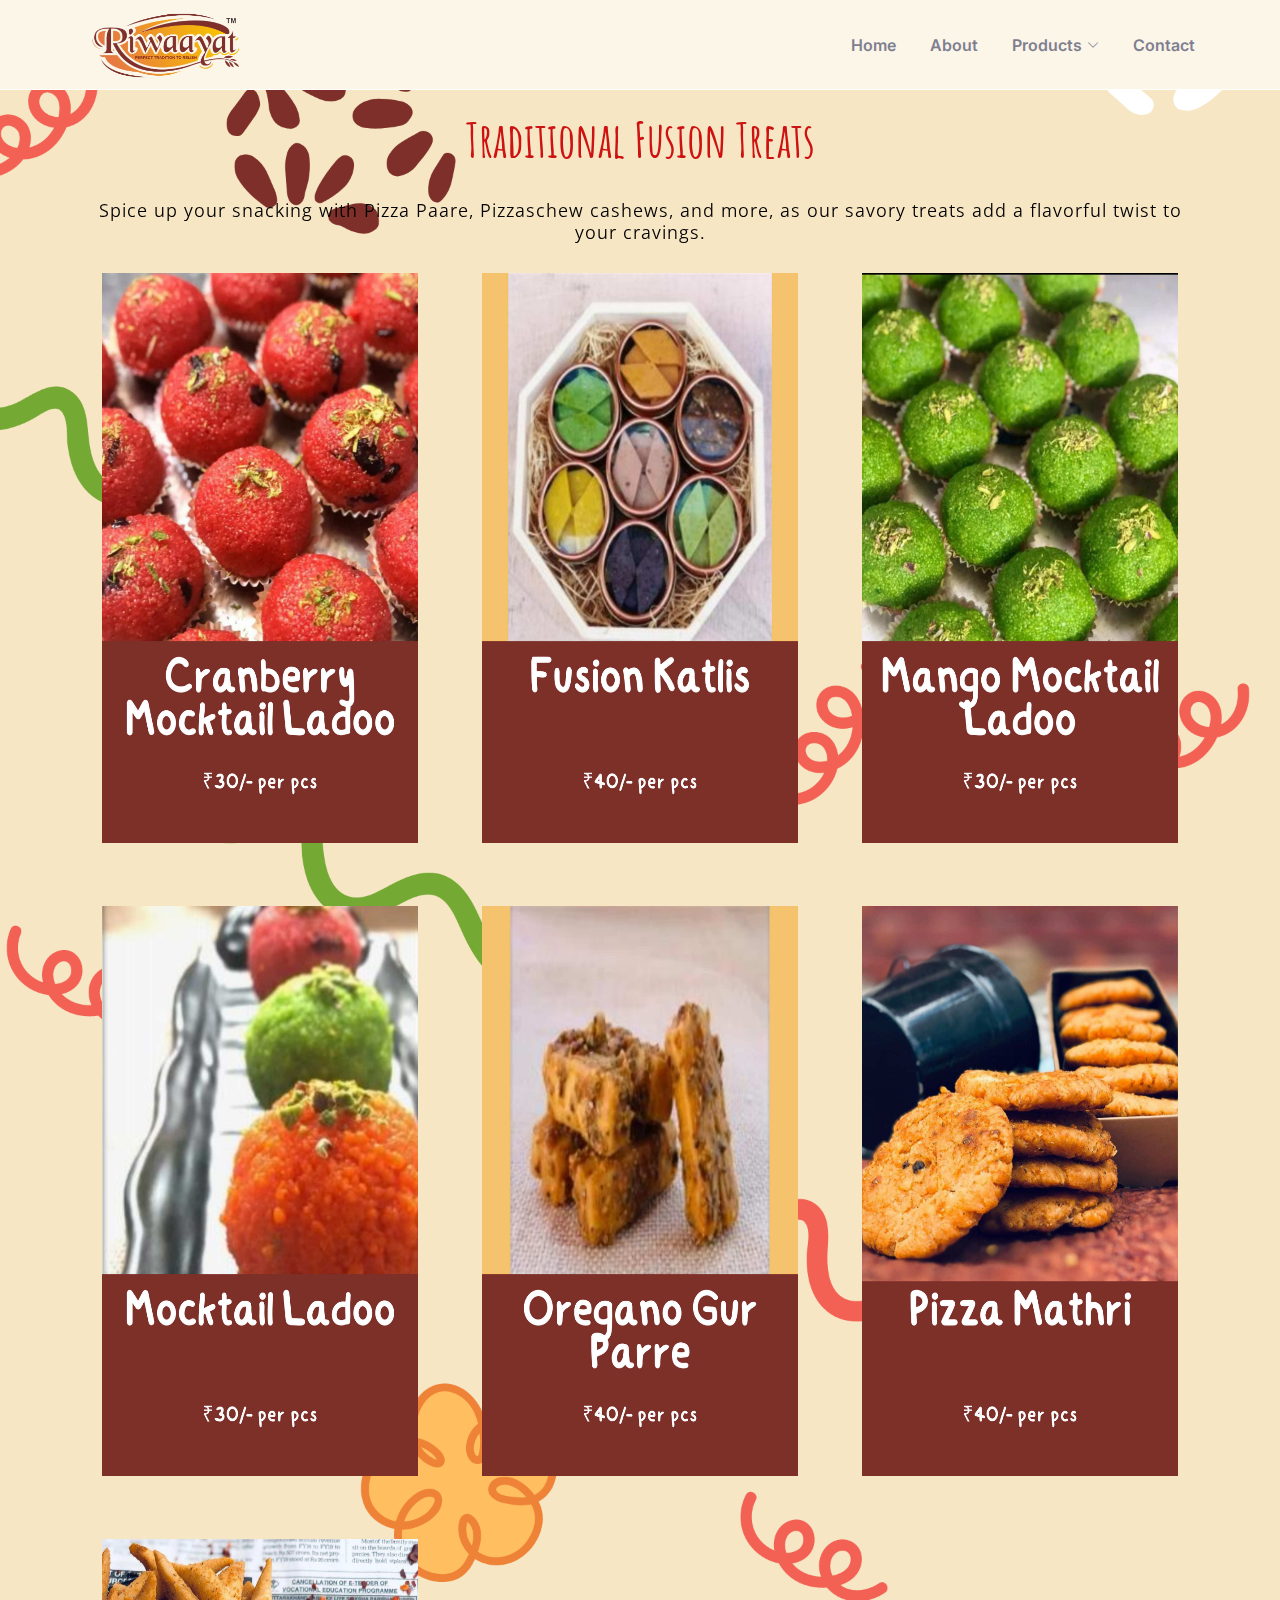
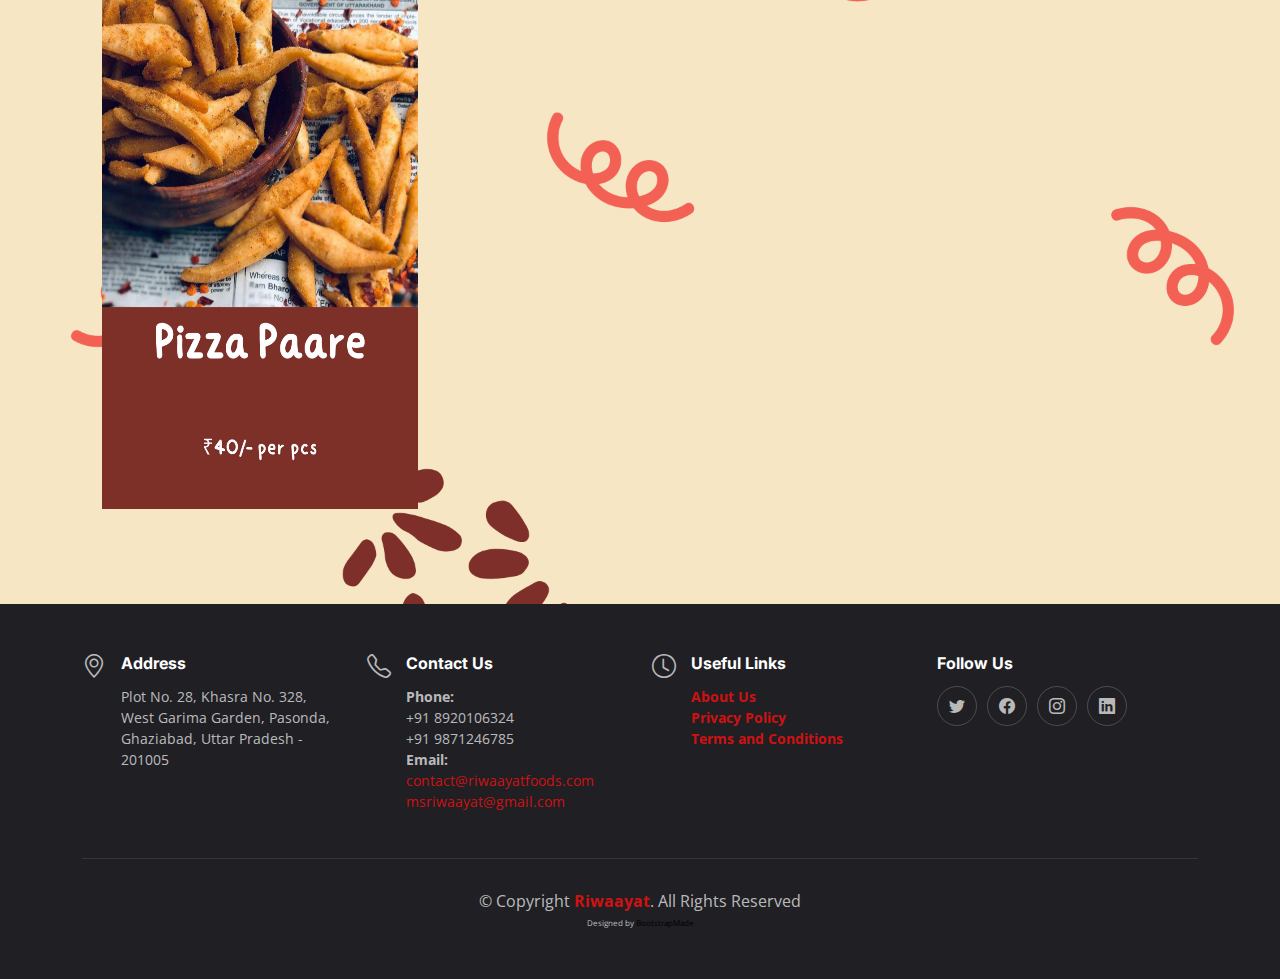
<file: traditional-fusion-treats.html>
<!DOCTYPE html>

<html lang="en">
<head>
  <meta charset="utf-8">
  <meta content="width=device-width, initial-scale=1.0" name="viewport">
  <title>Traditional Fusion Treats - Riwaayat Foods</title>
  <meta content="" name="description">
  <meta content="" name="keywords">
  <!-- Favicons -->
  <link href="assets/img/favicon-32x32.png" rel="icon">
  <link href="assets/img/apple-touch-icon.png" rel="apple-touch-icon">

  <!-- Google Fonts -->
  <link rel="preconnect" href="https://fonts.googleapis.com">
  <link rel="preconnect" href="https://fonts.gstatic.com" crossorigin>
  <link href="https://fonts.googleapis.com/css2?family=Open+Sans:ital,wght@0,300;0,400;0,500;0,600;0,700;1,300;1,400;1,600;1,700&family=Amatic+SC:ital,wght@0,300;0,400;0,500;0,600;0,700;1,300;1,400;1,500;1,600;1,700&family=Inter:ital,wght@0,300;0,400;0,500;0,600;0,700;1,300;1,400;1,500;1,600;1,700&display=swap" rel="stylesheet">


  <!-- Vendor CSS Files -->
  <link href="assets/vendor/bootstrap/css/bootstrap.min.css" rel="stylesheet">
  <link href="assets/vendor/bootstrap-icons/bootstrap-icons.css" rel="stylesheet">
  <link href="assets/vendor/aos/aos.css" rel="stylesheet">
  <link href="assets/vendor/glightbox/css/glightbox.min.css" rel="stylesheet">
  <link href="assets/vendor/swiper/swiper-bundle.min.css" rel="stylesheet">

  <!-- Template Main CSS File -->

  <link href="assets/css/main.css" rel="stylesheet">

</head>

<body>

  <!-- ======= Header ======= -->

  <header id="header" class="header fixed-top d-flex align-items-center">
    <div class="container d-flex align-items-center justify-content-between">
      <a href="index.html" class="logo d-flex align-items-center me-auto me-lg-0">

        <!-- Uncomment the line below if you also wish to use an image logo -->

        <img src="assets/img/logo.png" alt="">
		<!-- <h1>Riwaayat<span>.</span></h1> -->
      </a>
      <nav id="navbar" class="navbar">
        <ul>
          <li><a href="index.html">Home</a></li>
          <li><a href="about.html">About</a></li>
          <li class="dropdown"><a href="#"><span>Products</span> <i class="bi bi-chevron-down dropdown-indicator"></i></a>
            <ul>
              <li><a href="arabian-sweets.html">Arabian Sweets</a></li>
              <li><a href="expression-of-elegance.html">Expression of Elegance</a></li>
              <li><a href="cravebites-cookies.html">Cravebites Cookies</a></li>
              <li><a href="traditional-fusion-treats.html">Traditional Fusion Treats</a></li>
              <li><a href="berrylicious-bites.html">Berrylicious Bites</a></li>
              <li><a href="dazzledate-delight.html">DazzleDate Delight</a></li>
              <li><a href="wallyNutrilicious-delights.html">WallyNutrilicious Delights</a></li>
              <li><a href="frumond-treats.html">Frumond Treats</a></li>
              <li><a href="nuttylicious-wonders.html">Nuttylicious Wonders</a></li>
            </ul>
          </li>
          <li><a href="index.html#contact">Contact</a></li>
        </ul>
      </nav><!-- .navbar -->

      <i class="mobile-nav-toggle mobile-nav-show bi bi-list"></i>
      <i class="mobile-nav-toggle mobile-nav-hide d-none bi bi-x"></i>
    </div>
  </header><!-- End Header -->

  <main id="main">
    <!-- ======= Menu Section ======= -->
    <section id="menu" class="menu tradition-bg">
      <div class="container" data-aos="fade-up">
        <div class="section-header">
			<br />
          <p><span>Traditional Fusion Treats</span></p>
		  <br />
		  <h3>Spice up your snacking with Pizza Paare, Pizzaschew cashews, and more, as our savory treats add a flavorful twist to your cravings.</h3>
        </div>
        <div class="tab-content" data-aos="fade-up" data-aos-delay="300">
          <div class="tab-pane fade active show" id="menu-starters">
            <div class="row gy-5">

              <div class="col-lg-4 menu-item">
                <img src="assets/img/products/TraditionalFusionTreats/Cranberry-Mocktail-Ladoo.jpg" class="menu-img img-fluid" alt="">
              </div><!-- Menu Item -->

              <div class="col-lg-4 menu-item">
                <img src="assets/img/products/TraditionalFusionTreats/Fusion-Katlis.jpg" class="menu-img img-fluid" alt="">
              </div><!-- Menu Item -->

              <div class="col-lg-4 menu-item">
                <img src="assets/img/products/TraditionalFusionTreats/Mango-Mocktail-Ladoo.jpg" class="menu-img img-fluid" alt="">
              </div><!-- Menu Item -->

              <div class="col-lg-4 menu-item">
                <img src="assets/img/products/TraditionalFusionTreats/Mocktail-Ladoo.jpg" class="menu-img img-fluid" alt="">
              </div><!-- Menu Item -->

              <div class="col-lg-4 menu-item">
                <img src="assets/img/products/TraditionalFusionTreats/Oregano-Gur-Parre.jpg" class="menu-img img-fluid" alt="">
              </div><!-- Menu Item -->

              <div class="col-lg-4 menu-item">
                <img src="assets/img/products/SavorBurstSavories/Pizza-Mathri.jpg" class="menu-img img-fluid" alt="">
              </div><!-- Menu Item -->

              <div class="col-lg-4 menu-item">
                <img src="assets/img/products/SavorBurstSavories/Pizza-Paare.jpg" class="menu-img img-fluid" alt="">
              </div><!-- Menu Item -->

            </div>
          </div><!-- End Starter Menu Content -->
        </div>
      </div>
    </section><!-- End Menu Section -->

  </main><!-- End #main -->


  <!-- ======= Footer ======= -->

  <footer id="footer" class="footer">
    <div class="container">
      <div class="row gy-3">
        <div class="col-lg-3 col-md-6 d-flex">
          <i class="bi bi-geo-alt icon"></i>
          <div>
            <h4>Address</h4>
            <p>
              Plot No. 28, Khasra No. 328, West Garima Garden, Pasonda,<br />
             Ghaziabad, Uttar Pradesh - 201005 <br />
            </p>
          </div>
        </div>
        <div class="col-lg-3 col-md-6 footer-links d-flex">
          <i class="bi bi-telephone icon"></i>
          <div>
            <h4>Contact Us</h4>
            <p>
			    <strong>Phone:</strong><br> +91 8920106324<br>
              						        +91 9871246785<br>											<strong>Email:</strong><br> <a href="mailto:contact@riwaayatfoods.com">contact@riwaayatfoods.com</a><br>
			<a href="mailto:msriwaayat@gmail.com">msriwaayat@gmail.com</a><br>
            </p>
          </div>
        </div>
        <div class="col-lg-3 col-md-6 footer-links d-flex">
          <i class="bi bi-clock icon"></i>
          <div>
            <h4>Useful Links</h4>
            <p>
			<strong><a href="about.html">About Us</a></strong><br>
			<strong><a href="privacy.html">Privacy Policy</a></strong><br>
			<strong><a href="tos.html">Terms and Conditions</a></strong><br>
            </p>
          </div>
        </div>
        <div class="col-lg-3 col-md-6 footer-links">
          <h4>Follow Us</h4>
          <div class="social-links d-flex">
            <a href="https://twitter.com/riwaayatfoods" class="twitter"><i class="bi bi-twitter"></i></a>
            <a href="https://www.facebook.com/riwaayatfoods" class="facebook"><i class="bi bi-facebook"></i></a>
            <a href="https://www.instagram.com/riwaayatfoods/" class="instagram"><i class="bi bi-instagram"></i></a>
            <a href="https://www.linkedin.com/company/riwaayat-foods/" class="linkedin"><i class="bi bi-linkedin"></i></a>
          </div>
        </div>
      </div>
    </div>
    <div class="container">
      <div class="copyright">
		  &copy; Copyright <strong><span><a href="https://www.riwaayatfoods.com">Riwaayat</a></span></strong>. All Rights Reserved
      </div>
      <div class="credits">
		Designed by <a href="https://bootstrapmade.com/">BootstrapMade</a>
      </div>
    </div>
  </footer><!-- End Footer -->
  <!-- End Footer -->

  <a href="#" class="scroll-top d-flex align-items-center justify-content-center"><i class="bi bi-arrow-up-short"></i></a>

  <div id="preloader"></div>
  <!-- Vendor JS Files -->

  <script src="assets/vendor/bootstrap/js/bootstrap.bundle.min.js"></script>
  <script src="assets/vendor/aos/aos.js"></script>
  <script src="assets/vendor/glightbox/js/glightbox.min.js"></script>
  <script src="assets/vendor/purecounter/purecounter_vanilla.js"></script>
  <script src="assets/vendor/swiper/swiper-bundle.min.js"></script>
  <script src="assets/vendor/php-email-form/validate.js"></script>

  <!-- Template Main JS File -->

  <script src="assets/js/main.js"></script>
</body>
</html>
</file>
<file: assets/css/main.css>
/**
* Template Name: Yummy
* Updated: Mar 10 2023 with Bootstrap v5.2.3
* Template URL: https://bootstrapmade.com/yummy-bootstrap-restaurant-website-template/
* Author: BootstrapMade.com
* License: https://bootstrapmade.com/license/
*/

/*--------------------------------------------------------------
# Set main reusable colors and fonts using CSS variables
# Learn more about CSS variables at https://developer.mozilla.org/en-US/docs/Web/CSS/Using_CSS_custom_properties
--------------------------------------------------------------*/
/* Fonts */
:root {
  --font-default: "Open Sans", system-ui, -apple-system, "Segoe UI", Roboto, "Helvetica Neue", Arial, "Noto Sans", "Liberation Sans", sans-serif, "Apple Color Emoji", "Segoe UI Emoji", "Segoe UI Symbol", "Noto Color Emoji";
  --font-primary: "Amatic SC", sans-serif;
  --font-secondary: "Inter", sans-serif;
}

/* Colors */
:root {
  --color-default: #212529;
  --color-primary: #ce1212;
  --color-secondary: #37373f;
}

/* Smooth scroll behavior */
:root {
  scroll-behavior: smooth;
}

/*--------------------------------------------------------------
# General
--------------------------------------------------------------*/
body {
  font-family: var(--font-default);
  color: var(--color-default);
}

a {
  color: var(--color-primary);
  text-decoration: none;
}

a:hover {
  color: #ec2727;
  text-decoration: none;
}

h1,
h2,
h3,
h4,
h5,
h6 {
  font-family: var(--font-secondary);
}

/*--------------------------------------------------------------
# Sections & Section Header
--------------------------------------------------------------*/
section {
  overflow: hidden;
  padding: 80px 0;
}

.section-bg {
  /* background-color: #F7E6C4; */
  /* background-color: #FFD6A0; */
  /* background-color: #F5FF6D; */
  background-image: url("../img/bg.png");
  /* height: 620px; */
  position: relative;
  background-position: center;
  background-repeat: no-repeat;
  background-size: cover;
}

.simple-bg {
  background-color: #F7E6C4;
}

.section-header {
  text-align: center;
  padding-bottom: 30px;
}

.section-header h2 {
  font-size: 13px;
  letter-spacing: 1px;
  font-weight: 400;
  margin: 0;
  padding: 0;
  color: #7f7f90;
  text-transform: uppercase;
  font-family: var(--font-default);
}

.section-header p {
  margin: 0;
  font-size: 48px;
  font-weight: 990;
  font-family: var(--font-primary);
}

.section-header p span {
  color: var(--color-primary);
}

/*--------------------------------------------------------------
# Breadcrumbs
--------------------------------------------------------------*/
.breadcrumbs {
  padding: 15px 0;
  background: rgba(55, 55, 63, 0.05);
  background-color: #F7E6C4;
  margin-top: 90px;
}

@media (max-width: 575px) {
  .breadcrumbs {
    margin-top: 70px;
  }
}

.breadcrumbs h2 {
  font-size: 24px;
  font-weight: 400;
  margin: 0;
}

.breadcrumbs ol {
  display: flex;
  flex-wrap: wrap;
  list-style: none;
  padding: 0;
  margin: 0;
  font-size: 14px;
}

.breadcrumbs ol li+li {
  padding-left: 10px;
}

.breadcrumbs ol li+li::before {
  display: inline-block;
  padding-right: 10px;
  color: #676775;
  content: "/";
}

@media (max-width: 992px) {
  .breadcrumbs .d-flex {
    display: block !important;
  }

  .breadcrumbs h2 {
    margin-bottom: 10px;
  }

  .breadcrumbs ol {
    display: block;
  }

  .breadcrumbs ol li {
    display: inline-block;
  }
}

/*--------------------------------------------------------------
# Scroll top button
--------------------------------------------------------------*/
.scroll-top {
  position: fixed;
  visibility: hidden;
  opacity: 0;
  right: 15px;
  bottom: 15px;
  z-index: 99999;
  background: var(--color-primary);
  width: 44px;
  height: 44px;
  border-radius: 50px;
  transition: all 0.4s;
}

.scroll-top i {
  font-size: 24px;
  color: #fff;
  line-height: 0;
}

.scroll-top:hover {
  background: #ec2727;
  color: #fff;
}

.scroll-top.active {
  visibility: visible;
  opacity: 1;
}

/*--------------------------------------------------------------
# Preloader
--------------------------------------------------------------*/
#preloader {
  position: fixed;
  inset: 0;
  z-index: 9999;
  overflow: hidden;
  background: #fff;
  transition: all 0.6s ease-out;
  width: 100%;
  height: 100vh;
}

#preloader:before,
#preloader:after {
  content: "";
  position: absolute;
  border: 4px solid var(--color-primary);
  border-radius: 50%;
  animation: animate-preloader 2s cubic-bezier(0, 0.2, 0.8, 1) infinite;
}

#preloader:after {
  animation-delay: -0.5s;
}

@keyframes animate-preloader {
  0% {
    width: 10px;
    height: 10px;
    top: calc(50% - 5px);
    left: calc(50% - 5px);
    opacity: 1;
  }

  100% {
    width: 72px;
    height: 72px;
    top: calc(50% - 36px);
    left: calc(50% - 36px);
    opacity: 0;
  }
}

/*--------------------------------------------------------------
# Disable aos animation delay on mobile devices
--------------------------------------------------------------*/
@media screen and (max-width: 768px) {
  [data-aos-delay] {
    transition-delay: 0 !important;
  }
}

/*--------------------------------------------------------------
# Header
--------------------------------------------------------------*/
.header {
  background: #FCF6E9;
  transition: all 0.5s;
  z-index: 997;
  height: 90px;
  border-bottom: 1px solid #fff;
}

@media (max-width: 575px) {
  .header {
    height: 70px;
  }
}

.header.sticked {
  border-color: #fff;
  border-color: #eee;
}

.header .logo img {
  max-height: 120px;
  margin-right: 6px;
}

.header .logo h1 {
  font-size: 28px;
  font-weight: 700;
  color: #000;
  margin: 0;
  font-family: var(--font-secondary);
}

.header .logo h1 span {
  color: var(--color-primary);
}

.header .btn-book-a-table,
.header .btn-book-a-table:focus {
  font-size: 14px;
  color: #fff;
  background: var(--color-primary);
  padding: 8px 20px;
  margin-left: 30px;
  border-radius: 50px;
  transition: 0.3s;
}

.header .btn-book-a-table:hover,
.header .btn-book-a-table:focus:hover {
  color: #fff;
  background: rgba(206, 18, 18, 0.8);
}

section {
  scroll-margin-top: 90px;
}

/*--------------------------------------------------------------
# Desktop Navigation
--------------------------------------------------------------*/
@media (min-width: 1280px) {
  .navbar {
    padding: 0;
  }

  .navbar ul {
    margin: 0;
    padding: 0;
    display: flex;
    list-style: none;
    align-items: center;
  }

  .navbar li {
    position: relative;
  }

  .navbar>ul>li {
    white-space: nowrap;
    padding: 10px 0 10px 28px;
  }

  .navbar a,
  .navbar a:focus {
    display: flex;
    align-items: center;
    justify-content: space-between;
    padding: 0 3px;
    font-family: var(--font-secondary);
    font-size: 16px;
    font-weight: 600;
    color: #7f7f90;
    white-space: nowrap;
    transition: 0.3s;
    position: relative;
  }

  .navbar a i,
  .navbar a:focus i {
    font-size: 12px;
    line-height: 0;
    margin-left: 5px;
  }

  .navbar>ul>li>a:before {
    content: "";
    position: absolute;
    width: 100%;
    height: 2px;
    bottom: -6px;
    left: 0;
    background-color: var(--color-primary);
    visibility: hidden;
    width: 0px;
    transition: all 0.3s ease-in-out 0s;
  }

  .navbar a:hover:before,
  .navbar li:hover>a:before,
  .navbar .active:before {
    visibility: visible;
    width: 100%;
  }

  .navbar a:hover,
  .navbar .active,
  .navbar .active:focus,
  .navbar li:hover>a {
    color: #000;
  }

  .navbar .dropdown ul {
    display: block;
    position: absolute;
    left: 28px;
    top: calc(100% + 30px);
    margin: 0;
    padding: 10px 0;
    z-index: 99;
    opacity: 0;
    visibility: hidden;
    background: #fff;
    box-shadow: 0px 0px 30px rgba(127, 137, 161, 0.25);
    transition: 0.3s;
    border-radius: 4px;
  }

  .navbar .dropdown ul li {
    min-width: 200px;
  }

  .navbar .dropdown ul a {
    padding: 10px 20px;
    font-size: 15px;
    text-transform: none;
    font-weight: 600;
  }

  .navbar .dropdown ul a i {
    font-size: 12px;
  }

  .navbar .dropdown ul a:hover,
  .navbar .dropdown ul .active:hover,
  .navbar .dropdown ul li:hover>a {
    color: var(--color-primary);
  }

  .navbar .dropdown:hover>ul {
    opacity: 1;
    top: 100%;
    visibility: visible;
  }

  .navbar .dropdown .dropdown ul {
    top: 0;
    left: calc(100% - 30px);
    visibility: hidden;
  }

  .navbar .dropdown .dropdown:hover>ul {
    opacity: 1;
    top: 0;
    left: 100%;
    visibility: visible;
  }
}

@media (min-width: 1280px) and (max-width: 1366px) {
  .navbar .dropdown .dropdown ul {
    left: -90%;
  }

  .navbar .dropdown .dropdown:hover>ul {
    left: -100%;
  }
}

@media (min-width: 1280px) {

  .mobile-nav-show,
  .mobile-nav-hide {
    display: none;
  }
}

/*--------------------------------------------------------------
# Mobile Navigation
--------------------------------------------------------------*/
@media (max-width: 1279px) {
  .navbar {
    position: fixed;
    top: 0;
    right: -100%;
    width: 100%;
    max-width: 400px;
    border-left: 1px solid #666;
    bottom: 0;
    transition: 0.3s;
    z-index: 9997;
  }

  .navbar ul {
    position: absolute;
    inset: 0;
    padding: 50px 0 10px 0;
    margin: 0;
    background: rgba(255, 255, 255, 0.9);
    overflow-y: auto;
    transition: 0.3s;
    z-index: 9998;
  }

  .navbar a,
  .navbar a:focus {
    display: flex;
    align-items: center;
    justify-content: space-between;
    padding: 10px 20px;
    font-family: var(--font-secondary);
    border-bottom: 2px solid rgba(255, 255, 255, 0.8);
    font-size: 16px;
    font-weight: 600;
    color: #7f7f90;
    white-space: nowrap;
    transition: 0.3s;
  }

  .navbar a i,
  .navbar a:focus i {
    font-size: 12px;
    line-height: 0;
    margin-left: 5px;
  }

  .navbar a:hover,
  .navbar li:hover>a {
    color: #000;
  }

  .navbar .active,
  .navbar .active:focus {
    color: #000;
    border-color: var(--color-primary);
  }

  .navbar .dropdown ul,
  .navbar .dropdown .dropdown ul {
    position: static;
    display: none;
    padding: 10px 0;
    margin: 10px 20px;
    transition: all 0.5s ease-in-out;
    border: 1px solid #eee;
  }

  .navbar .dropdown>.dropdown-active,
  .navbar .dropdown .dropdown>.dropdown-active {
    display: block;
  }

  .mobile-nav-show {
    color: var(--color-secondary);
    font-size: 28px;
    cursor: pointer;
    line-height: 0;
    transition: 0.5s;
    z-index: 9999;
    margin: 0 10px 0 20px;
  }

  .mobile-nav-hide {
    color: var(--color-secondary);
    font-size: 32px;
    cursor: pointer;
    line-height: 0;
    transition: 0.5s;
    position: fixed;
    right: 20px;
    top: 20px;
    z-index: 9999;
  }

  .mobile-nav-active {
    overflow: hidden;
  }

  .mobile-nav-active .navbar {
    right: 0;
  }

  .mobile-nav-active .navbar:before {
    content: "";
    position: fixed;
    inset: 0;
    background: rgba(255, 255, 255, 0.8);
    z-index: 9996;
  }
}

/*--------------------------------------------------------------
# About Section
--------------------------------------------------------------*/
.about .about-img {
  min-height: 500px;
}

.about h3 {
  font-weight: 700;
  font-size: 36px;
  margin-bottom: 30px;
  font-family: var(--font-secondary);
}

.about .call-us {
  left: 10%;
  right: 10%;
  bottom: 10%;
  background-color: #fff;
  box-shadow: 0px 2px 25px rgba(0, 0, 0, 0.08);
  padding: 20px;
  text-align: center;
}

.about .call-us h4 {
  font-size: 24px;
  font-weight: 700;
  margin-bottom: 5px;
  font-family: var(--font-default);
}

.about .call-us p {
  font-size: 28px;
  font-weight: 700;
  color: var(--color-primary);
}

.about .content ul {
  list-style: none;
  padding: 0;
}

.about .content ul li {
  padding: 0 0 8px 26px;
  position: relative;
}

.about .content ul i {
  position: absolute;
  font-size: 20px;
  left: 0;
  top: -3px;
  color: var(--color-primary);
}

.about .content p:last-child {
  margin-bottom: 0;
}

.about .play-btn {
  width: 94px;
  height: 94px;
  background: radial-gradient(var(--color-primary) 50%, rgba(206, 18, 18, 0.4) 52%);
  border-radius: 50%;
  display: block;
  position: absolute;
  left: calc(50% - 47px);
  top: calc(50% - 47px);
  overflow: hidden;
}

.about .play-btn:before {
  content: "";
  position: absolute;
  width: 120px;
  height: 120px;
  animation-delay: 0s;
  animation: pulsate-btn 2s;
  animation-direction: forwards;
  animation-iteration-count: infinite;
  animation-timing-function: steps;
  opacity: 1;
  border-radius: 50%;
  border: 5px solid rgba(206, 18, 18, 0.7);
  top: -15%;
  left: -15%;
  background: rgba(198, 16, 0, 0);
}

.about .play-btn:after {
  content: "";
  position: absolute;
  left: 50%;
  top: 50%;
  transform: translateX(-40%) translateY(-50%);
  width: 0;
  height: 0;
  border-top: 10px solid transparent;
  border-bottom: 10px solid transparent;
  border-left: 15px solid #fff;
  z-index: 100;
  transition: all 400ms cubic-bezier(0.55, 0.055, 0.675, 0.19);
}

.about .play-btn:hover:before {
  content: "";
  position: absolute;
  left: 50%;
  top: 50%;
  transform: translateX(-40%) translateY(-50%);
  width: 0;
  height: 0;
  border: none;
  border-top: 10px solid transparent;
  border-bottom: 10px solid transparent;
  border-left: 15px solid #fff;
  z-index: 200;
  animation: none;
  border-radius: 0;
}

.about .play-btn:hover:after {
  border-left: 15px solid var(--color-primary);
  transform: scale(20);
}

@keyframes pulsate-btn {
  0% {
    transform: scale(0.6, 0.6);
    opacity: 1;
  }

  100% {
    transform: scale(1, 1);
    opacity: 0;
  }
}

/*--------------------------------------------------------------
# Why Us Section
--------------------------------------------------------------*/
.why-us .why-box {
  padding: 30px;
  background: var(--color-primary);
  color: #fff;
}

.why-us .why-box h3 {
  font-weight: 700;
  font-size: 34px;
  margin-bottom: 30px;
}

.why-us .why-box p {
  margin-bottom: 30px;
}

.why-us .why-box .more-btn {
  display: inline-block;
  background: rgba(255, 255, 255, 0.3);
  padding: 6px 30px 8px 30px;
  color: #fff;
  border-radius: 50px;
  transition: all ease-in-out 0.4s;
}

.why-us .why-box .more-btn i {
  font-size: 14px;
}

.why-us .why-box .more-btn:hover {
  color: var(--color-primary);
  background: #fff;
}

.why-us .icon-box {
  text-align: center;
  background: #fff;
  padding: 40px 30px;
  width: 100%;
  height: 100%;
  border: 1px solid rgba(55, 55, 63, 0.1);
  transition: 0.3s;
}

.why-us .icon-box i {
  color: var(--color-primary);
  margin-bottom: 30px;
  font-size: 32px;
  margin-bottom: 30px;
  background: rgba(206, 18, 18, 0.1);
  border-radius: 50px;
  display: flex;
  align-items: center;
  justify-content: center;
  width: 64px;
  height: 64px;
}

.why-us .icon-box h4 {
  font-size: 20px;
  font-weight: 400;
  margin: 0 0 30px 0;
  font-family: var(--font-secondary);
}

.why-us .icon-box p {
  font-size: 15px;
  color: #6c757d;
}

@media (min-width: 1200px) {
  .why-us .icon-box:hover {
    transform: scale(1.1);
  }
}

/*--------------------------------------------------------------
# Stats Counter Section
--------------------------------------------------------------*/
.stats-counter {
  background: linear-gradient(rgba(0, 0, 0, 0.5), rgba(0, 0, 0, 0.5)), url("../img/stats-bg.jpg") center center;
  background-size: cover;
  padding: 100px 0;
}

@media (min-width: 1365px) {
  .stats-counter {
    background-attachment: fixed;
  }
}

.stats-counter .stats-item {
  padding: 30px;
  width: 100%;
}

.stats-counter .stats-item span {
  font-size: 48px;
  display: block;
  color: #fff;
  font-weight: 700;
}

.stats-counter .stats-item p {
  padding: 0;
  margin: 0;
  font-family: var(--font-secondary);
  font-size: 16px;
  font-weight: 700;
  color: rgba(255, 255, 255, 0.6);
}

/*--------------------------------------------------------------
# Menu Section
--------------------------------------------------------------*/
.menu .nav-tabs {
  border: 0;
}

.menu .nav-link {
  margin: 0 10px;
  padding: 10px 5px;
  transition: 0.3s;
  color: var(--color-secondary);
  border-radius: 0;
  cursor: pointer;
  height: 100%;
  border: 0;
  border-bottom: 2px solid #b6b6bf;
}

@media (max-width: 575px) {
  .menu .nav-link {
    margin: 0 10px;
    padding: 10px 0;
  }
}

.menu .nav-link i {
  padding-right: 15px;
  font-size: 48px;
}

.menu .nav-link h4 {
  font-size: 18px;
  font-weight: 400;
  margin: 0;
  font-family: var(--font-secondary);
}

@media (max-width: 575px) {
  .menu .nav-link h4 {
    font-size: 16px;
  }
}

.menu .nav-link:hover {
  color: var(--color-primary);
}

.menu .nav-link.active {
  color: var(--color-primary);
  border-color: var(--color-primary);
}

.menu .tab-content .tab-header {
  padding: 30px 0;
}

.menu .tab-content .tab-header p {
  font-size: 14px;
  text-transform: uppercase;
  color: #676775;
  margin-bottom: 0;
}

.menu .tab-content .tab-header h3 {
  font-size: 36px;
  font-weight: 600;
  color: var(--color-primary);
}

.menu .tab-content .menu-item {
  -moz-text-align-last: center;
  text-align-last: center;
  border-radius: 10px !important;
}

.menu .tab-content .menu-item .menu-img {
  padding: 0 20px;
  margin-bottom: 15px;
  width: 550px;
  height: 570px;
  border-radius: 10px !important;
}

.menu .tab-content .menu-item h4 {
  font-size: 22px;
  font-weight: 500;
  color: var(--color-secondary);
  font-family: var(--font-secondary);
  font-weight: 30px;
  margin-bottom: 5px;
  border-radius: 10px !important;
}

.menu .tab-content .menu-item .ingredients {
  font-family: var(--font-secondary);
  color: #8d8d9b;
  margin-bottom: 5px;
  border-radius: 10px !important;
}

.menu .tab-content .menu-item .price {
  font-size: 24px;
  font-weight: 700;
  color: var(--color-primary);
  border-radius: 10px !important;
}


/* For phone */
@media only screen and (max-width: 600px) {
.col-lg-4 {
  flex-shrink: 0;
  width: 50%;
  max-width: 100%;
  padding-right: calc(var(--bs-gutter-x) * 1);
  padding-left: calc(var(--bs-gutter-x) * .5);
  margin-top: var(--bs-gutter-y);
}}

@media only screen and (max-width: 600px) {
  .menu-img {
    padding: 0 10px; /* Adjust padding for mobile screens */
    margin-bottom: 10px; /* Adjust margin for mobile screens */
  }
}

@media only screen and (max-width: 600px) {
  .menu .tab-content .menu-item {
    /* Adjust styles for mobile screens */
    text-align-last: left;
    border-radius: 10px;
  }

  .menu .tab-content .menu-item .menu-img {
    /* Adjust styles for mobile screens */
    padding: 0;
    margin-bottom: 10px;
    width: 150px;
    height: 200px;
    border-radius: 10px;
  }


  .menu .tab-content .menu-item h4 {
    /* Adjust styles for mobile screens */
    font-size: 18px;
    margin-bottom: 3px;
    border-radius: 10px;
  }

  .menu .tab-content .menu-item .ingredients {
    /* Adjust styles for mobile screens */
    font-size: 14px;
    margin-bottom: 3px;
    border-radius: 10px;
  }

  .menu .tab-content .menu-item .price {
    /* Adjust styles for mobile screens */
    font-size: 20px;
    border-radius: 10px;
  }
}

/*--------------------------------------------------------------
# Testimonials Section
--------------------------------------------------------------*/
.testimonials .section-header {
  margin-bottom: 40px;
}

.testimonials .testimonials-carousel,
.testimonials .testimonials-slider {
  overflow: hidden;
}

.testimonials .testimonial-item .testimonial-content {
  border-left: 3px solid var(--color-primary);
  padding-left: 30px;
}

.testimonials .testimonial-item .testimonial-img {
  border-radius: 50%;
  border: 4px solid #fff;
  margin: 0 auto;
}

.testimonials .testimonial-item h3 {
  font-size: 20px;
  font-weight: bold;
  margin: 10px 0 5px 0;
  color: var(--color-default);
  font-family: var(--font-secondary);
}

.testimonials .testimonial-item h4 {
  font-size: 14px;
  color: #6c757d;
  margin: 0 0 10px 0;
  font-family: var(--font-secondary);
}

.testimonials .testimonial-item .stars i {
  color: #ffc107;
  margin: 0 1px;
}

.testimonials .testimonial-item .quote-icon-left,
.testimonials .testimonial-item .quote-icon-right {
  color: #f05656;
  font-size: 26px;
  line-height: 0;
}

.testimonials .testimonial-item .quote-icon-left {
  display: inline-block;
  left: -5px;
  position: relative;
}

.testimonials .testimonial-item .quote-icon-right {
  display: inline-block;
  right: -5px;
  position: relative;
  top: 10px;
  transform: scale(-1, -1);
}

.testimonials .testimonial-item p {
  font-style: italic;
}

.testimonials .swiper-pagination {
  margin-top: 40px;
  position: relative;
}

.testimonials .swiper-pagination .swiper-pagination-bullet {
  width: 12px;
  height: 12px;
  background-color: #d1d1d7;
  opacity: 1;
}

.testimonials .swiper-pagination .swiper-pagination-bullet-active {
  background-color: var(--color-primary);
}

/*--------------------------------------------------------------
# Events Section
--------------------------------------------------------------*/
.events .container-fluid {
  padding: 0;
}

.events .event-item {
  background-size: cover;
  background-position: cente;
  min-height: 600px;
  padding: 30px;
}

@media (max-width: 575px) {
  .events .event-item {
    min-height: 500px;
  }
}

.events .event-item:before {
  content: "";
  background: rgba(0, 0, 0, 0.6);
  position: absolute;
  inset: 0;
}

.events .event-item h3 {
  font-size: 24px;
  font-weight: 700;
  margin-bottom: 5px;
  color: #fff;
  position: relative;
}

.events .event-item .price {
  color: #fff;
  border-bottom: 2px solid var(--color-primary);
  font-size: 32px;
  font-weight: 700;
  margin-bottom: 15px;
  position: relative;
}

.events .event-item .description {
  margin-bottom: 0;
  color: rgba(255, 255, 255, 0.9);
  position: relative;
}

@media (min-width: 1200px) {
  .events .swiper-slide-active+.swiper-slide {
    border-left: 1px solid rgba(255, 255, 255, 0.5);
    border-right: 1px solid rgba(255, 255, 255, 0.5);
    z-index: 1;
  }
}

.events .swiper-pagination {
  margin-top: 20px;
  position: relative;
}

.events .swiper-pagination .swiper-pagination-bullet {
  width: 10px;
  height: 10px;
  background-color: #d1d1d7;
  opacity: 1;
}

.events .swiper-pagination .swiper-pagination-bullet-active {
  background-color: var(--color-primary);
}

/*--------------------------------------------------------------
# Chefs Section
--------------------------------------------------------------*/
.chefs .chef-member {
  overflow: hidden;
  text-align: center;
  border-radius: 5px;
  background: #fff;
  box-shadow: 0px 0 30px rgba(55, 55, 63, 0.08);
  transition: 0.3s;
}

.chefs .chef-member .member-img {
  position: relative;
  overflow: hidden;
}

.chefs .chef-member .member-img:after {
  position: absolute;
  content: "";
  left: 0;
  bottom: 0;
  height: 100%;
  width: 100%;
  background: url(../img/team-shape.svg) no-repeat center bottom;
  background-size: contain;
  z-index: 1;
}

.chefs .chef-member .social {
  position: absolute;
  right: -100%;
  top: 30px;
  opacity: 0;
  border-radius: 4px;
  transition: 0.5s;
  background: rgba(255, 255, 255, 0.3);
  z-index: 2;
}

.chefs .chef-member .social a {
  transition: color 0.3s;
  color: rgba(55, 55, 63, 0.4);
  margin: 15px 12px;
  display: block;
  line-height: 0;
  text-align: center;
}

.chefs .chef-member .social a:hover {
  color: rgba(55, 55, 63, 0.9);
}

.chefs .chef-member .social i {
  font-size: 18px;
}

.chefs .chef-member .member-info {
  padding: 10px 15px 20px 15px;
}

.chefs .chef-member .member-info h4 {
  font-weight: 700;
  margin-bottom: 5px;
  font-size: 20px;
  color: var(--color-secondary);
}

.chefs .chef-member .member-info span {
  display: block;
  font-size: 14px;
  font-weight: 400;
  color: rgba(33, 37, 41, 0.4);
}

.chefs .chef-member .member-info p {
  font-style: italic;
  font-size: 14px;
  padding-top: 15px;
  line-height: 26px;
  color: rgba(33, 37, 41, 0.7);
}

.chefs .chef-member:hover {
  transform: scale(1.08);
  box-shadow: 0px 0 30px rgba(55, 55, 63, 0.15);
}

.chefs .chef-member:hover .social {
  right: 8px;
  opacity: 1;
}

/*--------------------------------------------------------------
# Book A Table Section
--------------------------------------------------------------*/
.book-a-table .reservation-img {
  min-height: 500px;
  background-size: cover;
  background-position: center;
}

.book-a-table .reservation-form-bg {
  background: rgba(55, 55, 63, 0.04);
}

.book-a-table .php-email-form {
  padding: 40px;
}

@media (max-width: 575px) {
  .book-a-table .php-email-form {
    padding: 20px;
  }
}

.book-a-table .php-email-form h3 {
  font-size: 14px;
  font-weight: 700;
  text-transform: uppercase;
  letter-spacing: 1px;
}

.book-a-table .php-email-form h4 {
  font-size: 14px;
  font-weight: 700;
  text-transform: uppercase;
  letter-spacing: 1px;
  margin: 20px 0 0 0;
}

.book-a-table .php-email-form p {
  font-size: 14px;
  margin-bottom: 20px;
}

.book-a-table .php-email-form .error-message {
  display: none;
  color: #fff;
  background: #df1529;
  text-align: left;
  padding: 15px;
  margin-bottom: 24px;
  font-weight: 600;
}

.book-a-table .php-email-form .sent-message {
  display: none;
  color: #fff;
  background: #059652;
  text-align: center;
  padding: 15px;
  margin-bottom: 24px;
  font-weight: 600;
}

.book-a-table .php-email-form .loading {
  display: none;
  background: #fff;
  text-align: center;
  padding: 15px;
  margin-bottom: 24px;
}

.book-a-table .php-email-form .loading:before {
  content: "";
  display: inline-block;
  border-radius: 50%;
  width: 24px;
  height: 24px;
  margin: 0 10px -6px 0;
  border: 3px solid #059652;
  border-top-color: #fff;
  animation: animate-loading 1s linear infinite;
}

.book-a-table .php-email-form input,
.book-a-table .php-email-form textarea {
  border-radius: 0;
  box-shadow: none;
  font-size: 14px;
  border-radius: 0;
}

.book-a-table .php-email-form input:focus,
.book-a-table .php-email-form textarea:focus {
  border-color: var(--color-primary);
}

.book-a-table .php-email-form input {
  padding: 12px 15px;
}

.book-a-table .php-email-form textarea {
  padding: 12px 15px;
}

.book-a-table .php-email-form button[type=submit] {
  background: var(--color-primary);
  border: 0;
  padding: 14px 60px;
  color: #fff;
  transition: 0.4s;
  border-radius: 50px;
}

.book-a-table .php-email-form button[type=submit]:hover {
  background: #ec2727;
}

@keyframes animate-loading {
  0% {
    transform: rotate(0deg);
  }

  100% {
    transform: rotate(360deg);
  }
}

/*--------------------------------------------------------------
# Gallery Section
--------------------------------------------------------------*/
.gallery {
  overflow: hidden;
}

.gallery .swiper-pagination {
  margin-top: 20px;
  position: relative;
}

.gallery .swiper-pagination .swiper-pagination-bullet {
  width: 12px;
  height: 12px;
  background-color: #d1d1d7;
  opacity: 1;
}

.gallery .swiper-pagination .swiper-pagination-bullet-active {
  background-color: var(--color-primary);
}

.gallery .swiper-slide-active {
  text-align: center;
}

@media (min-width: 992px) {
  .gallery .swiper-wrapper {
    padding: 40px 0;
  }

  .gallery .swiper-slide-active {
    border: 6px solid var(--color-primary);
    padding: 4px;
    background: #fff;
    z-index: 1;
    transform: scale(1.2);
  }
}

/*--------------------------------------------------------------
# Contact Section
--------------------------------------------------------------*/
.contact .info-item {
  /* background: #f4f4f4; */
  background: #FFBF60;
  padding: 30px;
  height: 100%;
}

.contact .info-item .icon {
  display: flex;
  align-items: center;
  justify-content: center;
  width: 56px;
  height: 56px;
  font-size: 24px;
  line-height: 0;
  color: #fff;
  background: var(--color-primary);
  border-radius: 50%;
  margin-right: 15px;
}

.contact .info-item h3 {
  font-size: 20px;
  color: #6c757d;
  font-weight: 700;
  margin: 0 0 5px 0;
}

.contact .info-item p {
  padding: 0;
  margin: 0;
  line-height: 24px;
  font-size: 14px;
}

.contact .info-item .social-links a {
  font-size: 24px;
  display: inline-block;
  color: rgba(55, 55, 63, 0.7);
  line-height: 1;
  margin: 4px 6px 0 0;
  transition: 0.3s;
}

.contact .info-item .social-links a:hover {
  color: var(--color-primary);
}

.contact .php-email-form {
  width: 100%;
  margin-top: 30px;
  background: #fff;
  box-shadow: 0 0 30px rgba(0, 0, 0, 0.08);
}

.contact .php-email-form .form-group {
  padding-bottom: 20px;
}

.contact .php-email-form .error-message {
  display: none;
  color: #fff;
  background: #df1529;
  text-align: left;
  padding: 15px;
  font-weight: 600;
}

.contact .php-email-form .error-message br+br {
  margin-top: 25px;
}

.contact .php-email-form .sent-message {
  display: none;
  color: #fff;
  background: #059652;
  text-align: center;
  padding: 15px;
  font-weight: 600;
}

.contact .php-email-form .loading {
  display: none;
  background: #fff;
  text-align: center;
  padding: 15px;
}

.contact .php-email-form .loading:before {
  content: "";
  display: inline-block;
  border-radius: 50%;
  width: 24px;
  height: 24px;
  margin: 0 10px -6px 0;
  border: 3px solid #059652;
  border-top-color: #fff;
  animation: animate-loading 1s linear infinite;
}

.contact .php-email-form input,
.contact .php-email-form textarea {
  border-radius: 0;
  box-shadow: none;
  font-size: 14px;
}

.contact .php-email-form input:focus,
.contact .php-email-form textarea:focus {
  border-color: var(--color-primary);
}

.contact .php-email-form input {
  height: 48px;
}

.contact .php-email-form textarea {
  padding: 10px 12px;
}

.contact .php-email-form button[type=submit] {
  background: var(--color-primary);
  border: 0;
  padding: 12px 40px;
  color: #fff;
  transition: 0.4s;
  border-radius: 50px;
}

.contact .php-email-form button[type=submit]:hover {
  background: #ec2727;
}

@keyframes animate-loading {
  0% {
    transform: rotate(0deg);
  }

  100% {
    transform: rotate(360deg);
  }
}

/*--------------------------------------------------------------
# Hero Section
--------------------------------------------------------------*/
.hero {
  width: 100%;
  background-size: cover;
  position: relative;
  min-height: 60vh;
  padding: 160px 0 60px 0;
}

.hero h2 {
  font-size: 64px;
  font-weight: 700;
  margin-bottom: 20px;
  color: var(--color-secondary);
  font-family: var(--font-primary);
}

.hero h2 span {
  color: var(--color-primary);
}

.hero p {
  color: #4f4f5a;
  font-weight: 400;
  margin-bottom: 30px;
}

.hero .btn-book-a-table {
  font-weight: 500;
  font-size: 14px;
  letter-spacing: 1px;
  display: inline-block;
  padding: 12px 36px;
  border-radius: 50px;
  transition: 0.5s;
  color: #fff;
  background: var(--color-primary);
  box-shadow: 0 8px 28px rgba(206, 18, 18, 0.2);
}

.hero .btn-book-a-table:hover {
  background: rgba(206, 18, 18, 0.8);
  box-shadow: 0 8px 28px rgba(206, 18, 18, 0.45);
}

.hero .btn-watch-video {
  font-size: 16px;
  transition: 0.5s;
  margin-left: 25px;
  color: var(--font-secondary);
  font-weight: 600;
}

.hero .btn-watch-video i {
  color: var(--color-primary);
  font-size: 32px;
  transition: 0.3s;
  line-height: 0;
  margin-right: 8px;
}

.hero .btn-watch-video:hover {
  color: var(--color-primary);
}

.hero .btn-watch-video:hover i {
  color: rgba(206, 18, 18, 0.8);
}

@media (max-width: 640px) {
  .hero h2 {
    font-size: 36px;
  }

  .hero .btn-get-started,
  .hero .btn-watch-video {
    font-size: 14px;
  }
}


/* ----------------------------------------------------------
# About Us on main page
------------------------------------------------------------- */
.aboutus {
  overflow: hidden;
}

.parent {
  display: flex;
  justify-content: space-between;
}

.aboutus-left {
  padding: 20px;
  padding-left: 0%;
  padding-right: 20%;
  color: #37373f;
}

.aboutus-right {
  padding: 10px;
  padding-right: 10%;
}

.aboutus-img {
  width: 400px;
  height: 450px;
}

@media screen and (max-width: 768px) {

  .parent {
    flex-direction: column; /* Stack the divisions vertically */
  }
  
  .aboutus-left,
  .aboutus-right {
    padding: 10px;
    padding-right: 0%;
    flex: 0 0 100%; /* Take full width on smaller screens */
  }

  .aboutus-img {
    width: 300px;
    height: 350px;
  }
}
  

/*--------------------------------------------------------------
# Footer
--------------------------------------------------------------*/
.footer {
  font-size: 14px;
  background-color: #1f1f24;
  padding: 50px 0;
  color: rgba(255, 255, 255, 0.7);
}

.footer .icon {
  margin-right: 15px;
  font-size: 24px;
  line-height: 0;
}

.footer h4 {
  font-size: 16px;
  font-weight: bold;
  position: relative;
  padding-bottom: 5px;
  color: #fff;
}

.footer .footer-links {
  margin-bottom: 30px;
}

.footer .footer-links ul {
  list-style: none;
  padding: 0;
  margin: 0;
}

.footer .footer-links ul li {
  padding: 10px 0;
  display: flex;
  align-items: center;
}

.footer .footer-links ul li:first-child {
  padding-top: 0;
}

.footer .footer-links ul a {
  color: rgba(255, 255, 255, 0.6);
  transition: 0.3s;
  display: inline-block;
  line-height: 1;
}

.footer .footer-links ul a:hover {
  color: #fff;
}

.footer .social-links a {
  display: flex;
  align-items: center;
  justify-content: center;
  width: 40px;
  height: 40px;
  border-radius: 50%;
  border: 1px solid rgba(255, 255, 255, 0.2);
  font-size: 16px;
  color: rgba(255, 255, 255, 0.7);
  margin-right: 10px;
  transition: 0.3s;
}

.footer .social-links a:hover {
  color: #fff;
  border-color: #fff;
}

.footer .copyright {
  font-size: 16px;
  text-align: center;
  padding-top: 30px;
  border-top: 1px solid rgba(255, 255, 255, 0.1);
}

.footer .credits {
  padding-top: 4px;
  text-align: center;
  font-size: 8px;
}

.footer .credits a {
  color: #000000;
}


.gift-bg {
  background-image: url("../img/bggift.png");
  /* height: 620px; */
  position: relative;
  background-position: center;
  background-repeat: no-repeat;
  background-size: cover;
}

.arabian-bg {
  background-image: url("../img/bgarabian.png");
  /* height: 620px; */
  position: relative;
  background-position: center;
  background-repeat: no-repeat;
  background-size: cover;
}

.cookies-bg {
  background-image: url("../img/bgcookies.png");
  /* height: 620px; */
  position: relative;
  background-position: center;
  background-repeat: no-repeat;
  background-size: cover;
}

.dazzle-bg {
  background-image: url("../img/bgdazzle.png");
  /* height: 620px; */
  position: relative;
  background-position: center;
  background-repeat: no-repeat;
  background-size: cover;
}

.tradition-bg {
  background-image: url("../img/bgtradition.png");
  /* height: 620px; */
  position: relative;
  background-position: center;
  background-repeat: no-repeat;
  background-size: cover;
}


.contact-us-bg {
  background-image: url("../img/bg5.png");
  /* height: 620px; */
  position: relative;
  background-position: center;
  background-repeat: no-repeat;
  background-size: cover;
}

.our-gallery-bg {
  background-image: url("../img/bg4.png");
  /* height: 620px; */
  position: relative;
  background-position: center;
  background-repeat: no-repeat;
  background-size: cover;
}


.testimonial-bg {
  /* background-color: #F7E6C4; */
  /* background-color: #FFD6A0; */
  /* background-color: #F5FF6D; */
  background-image: url("../img/bg3.png");
  /* height: 620px; */
  position: relative;
  background-position: center;
  background-repeat: no-repeat;
  background-size: cover;
}


.random-class {
	/* background-color: #F7E6C4; */
  /* background-color: #FFD6A0; */
  background-image: url("../img/bg2.png");
  /* height: 620px; */
  position: relative;
  background-position: center;
  background-repeat: no-repeat;
  background-size: cover;
}

.menu-img {
  padding: 0 20px;
  margin-bottom: 15px;
  transition: transform .2s; /* Animation */
}
.menu-img:hover {
  transform: scale(1.05); /* (150% zoom - Note: if the zoom is too large, it will go outside of the viewport) */
}

.section-header h3 {
  font-size: 18px;
  letter-spacing: 1px;
  font-weight: 370;
  margin: 0;
  padding: 0;
  color: #000000;
  /*text-transform: uppercase;*/
  font-family: var(--font-default);
}

.hero-img {
  width: 450px;
  height: 450px;
}


@media (max-width: 575px) {
.hero-img {
  width: 350px;
  height: 350px;
}
}
</file>
